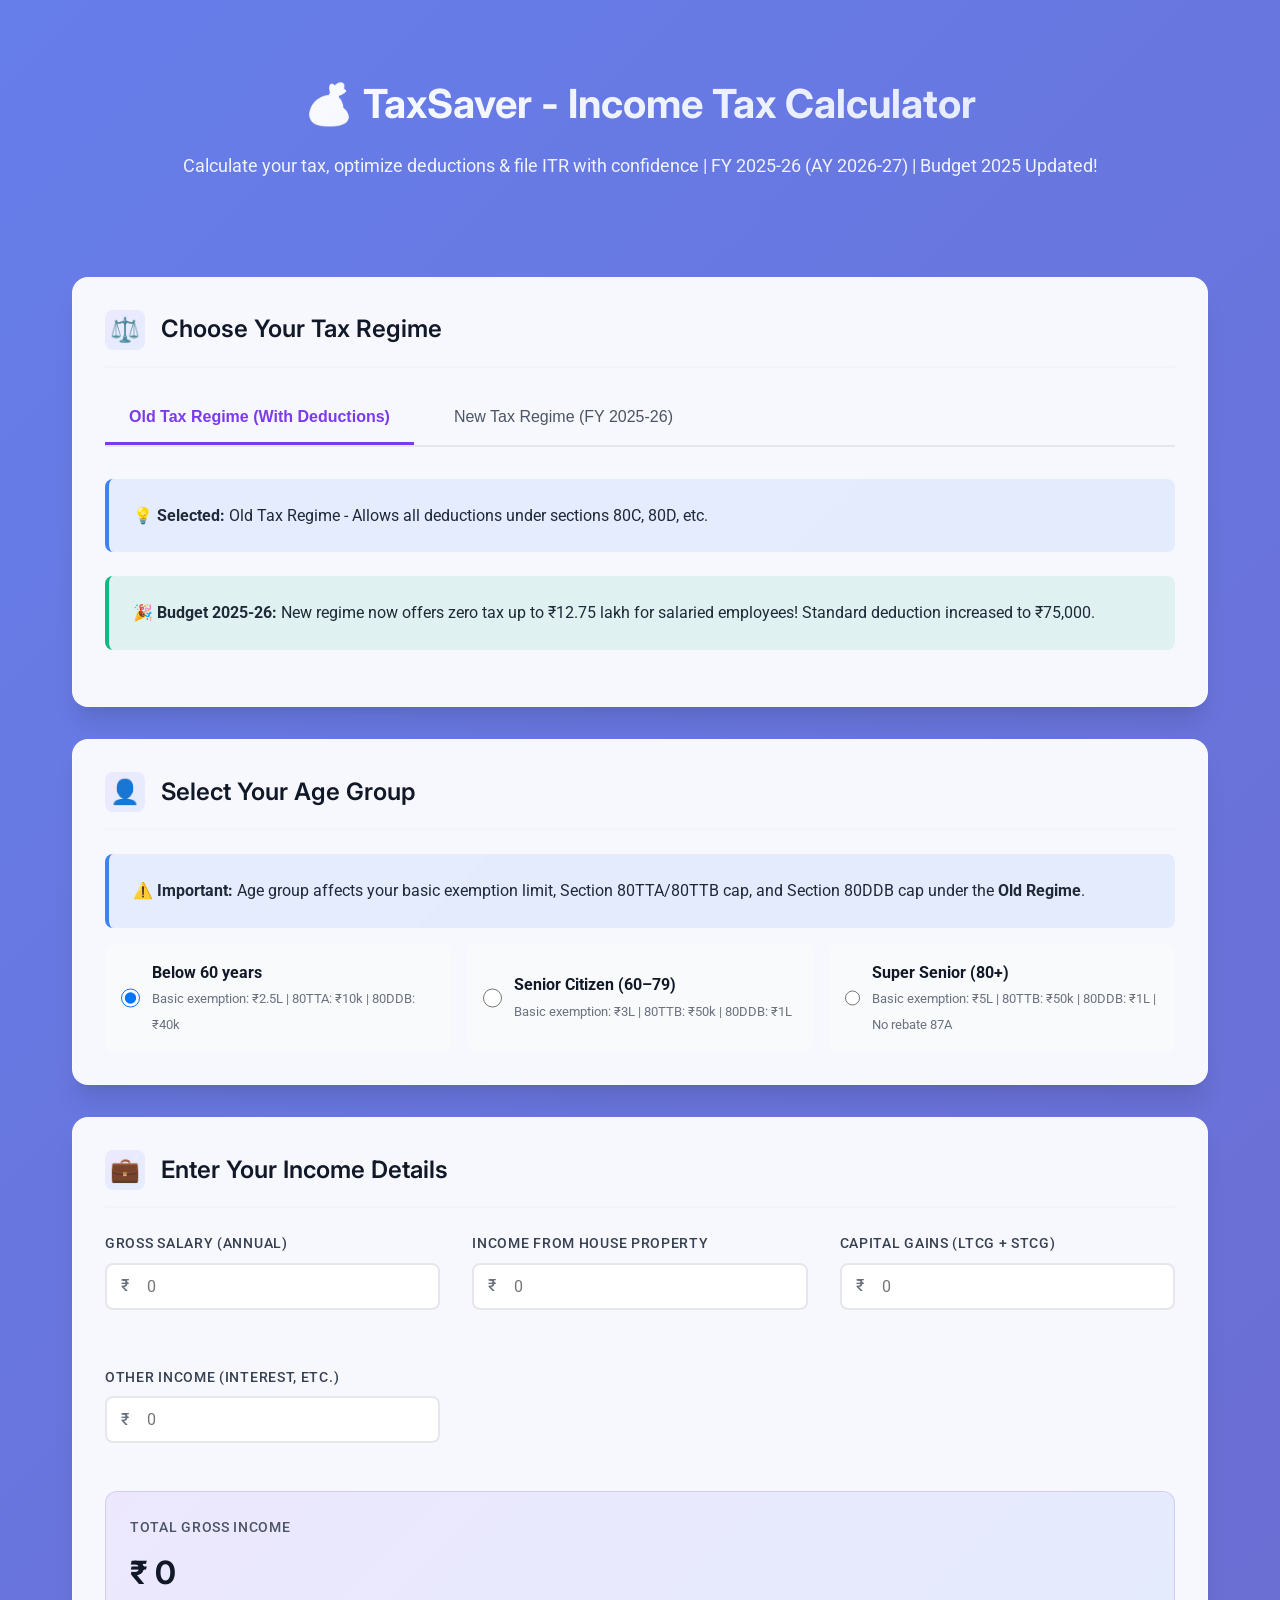
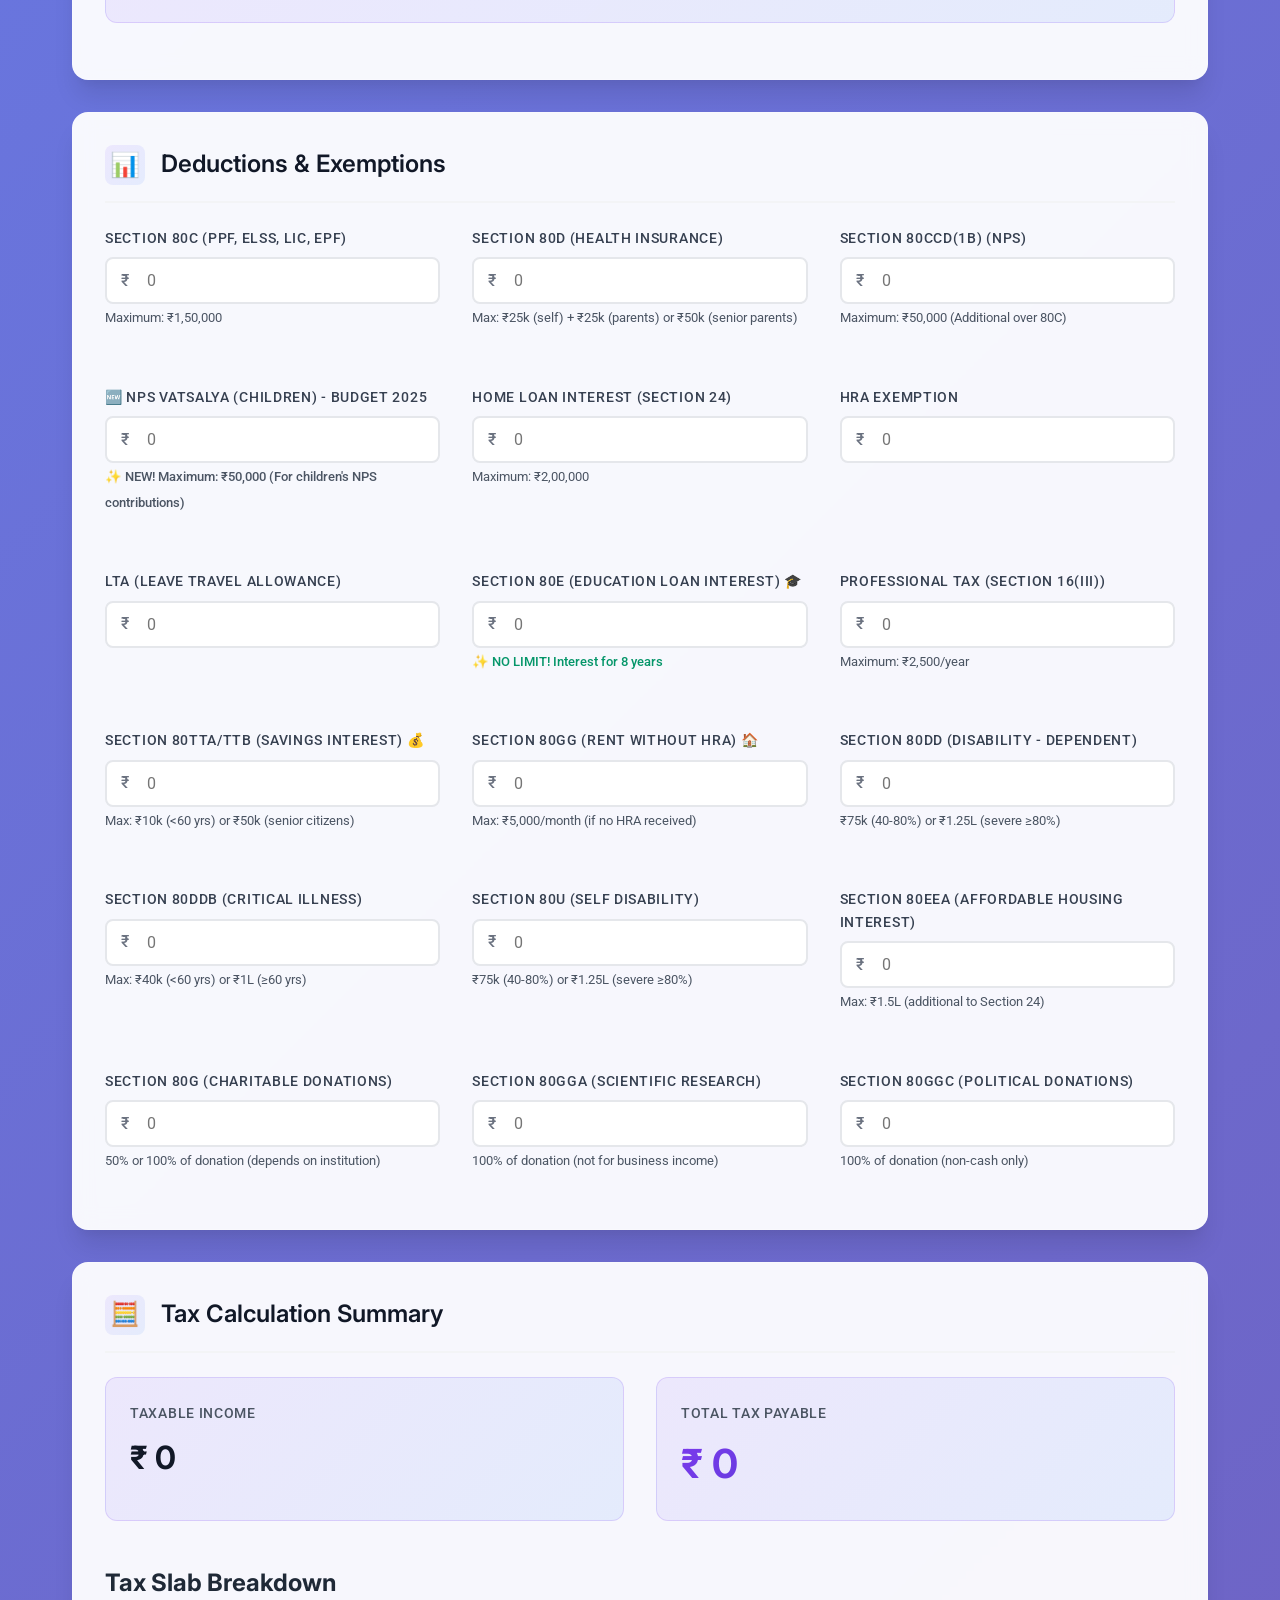
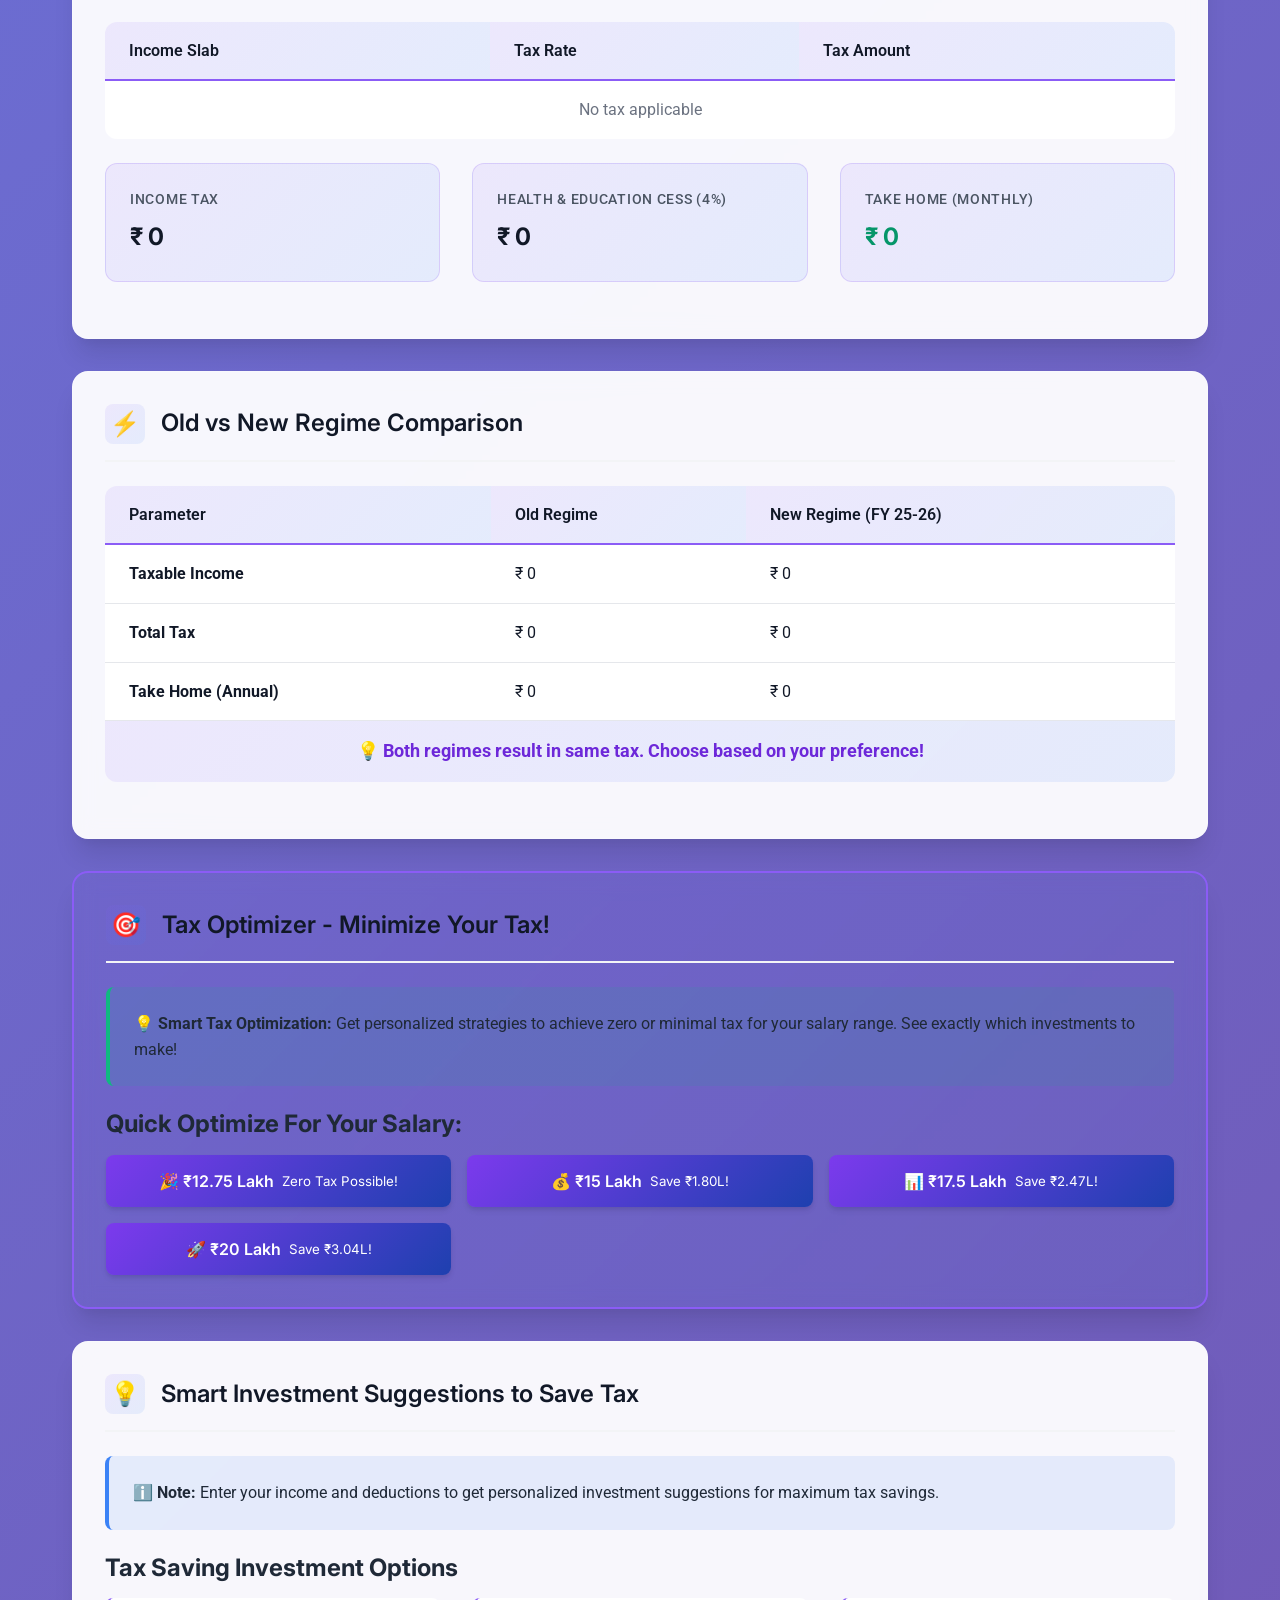
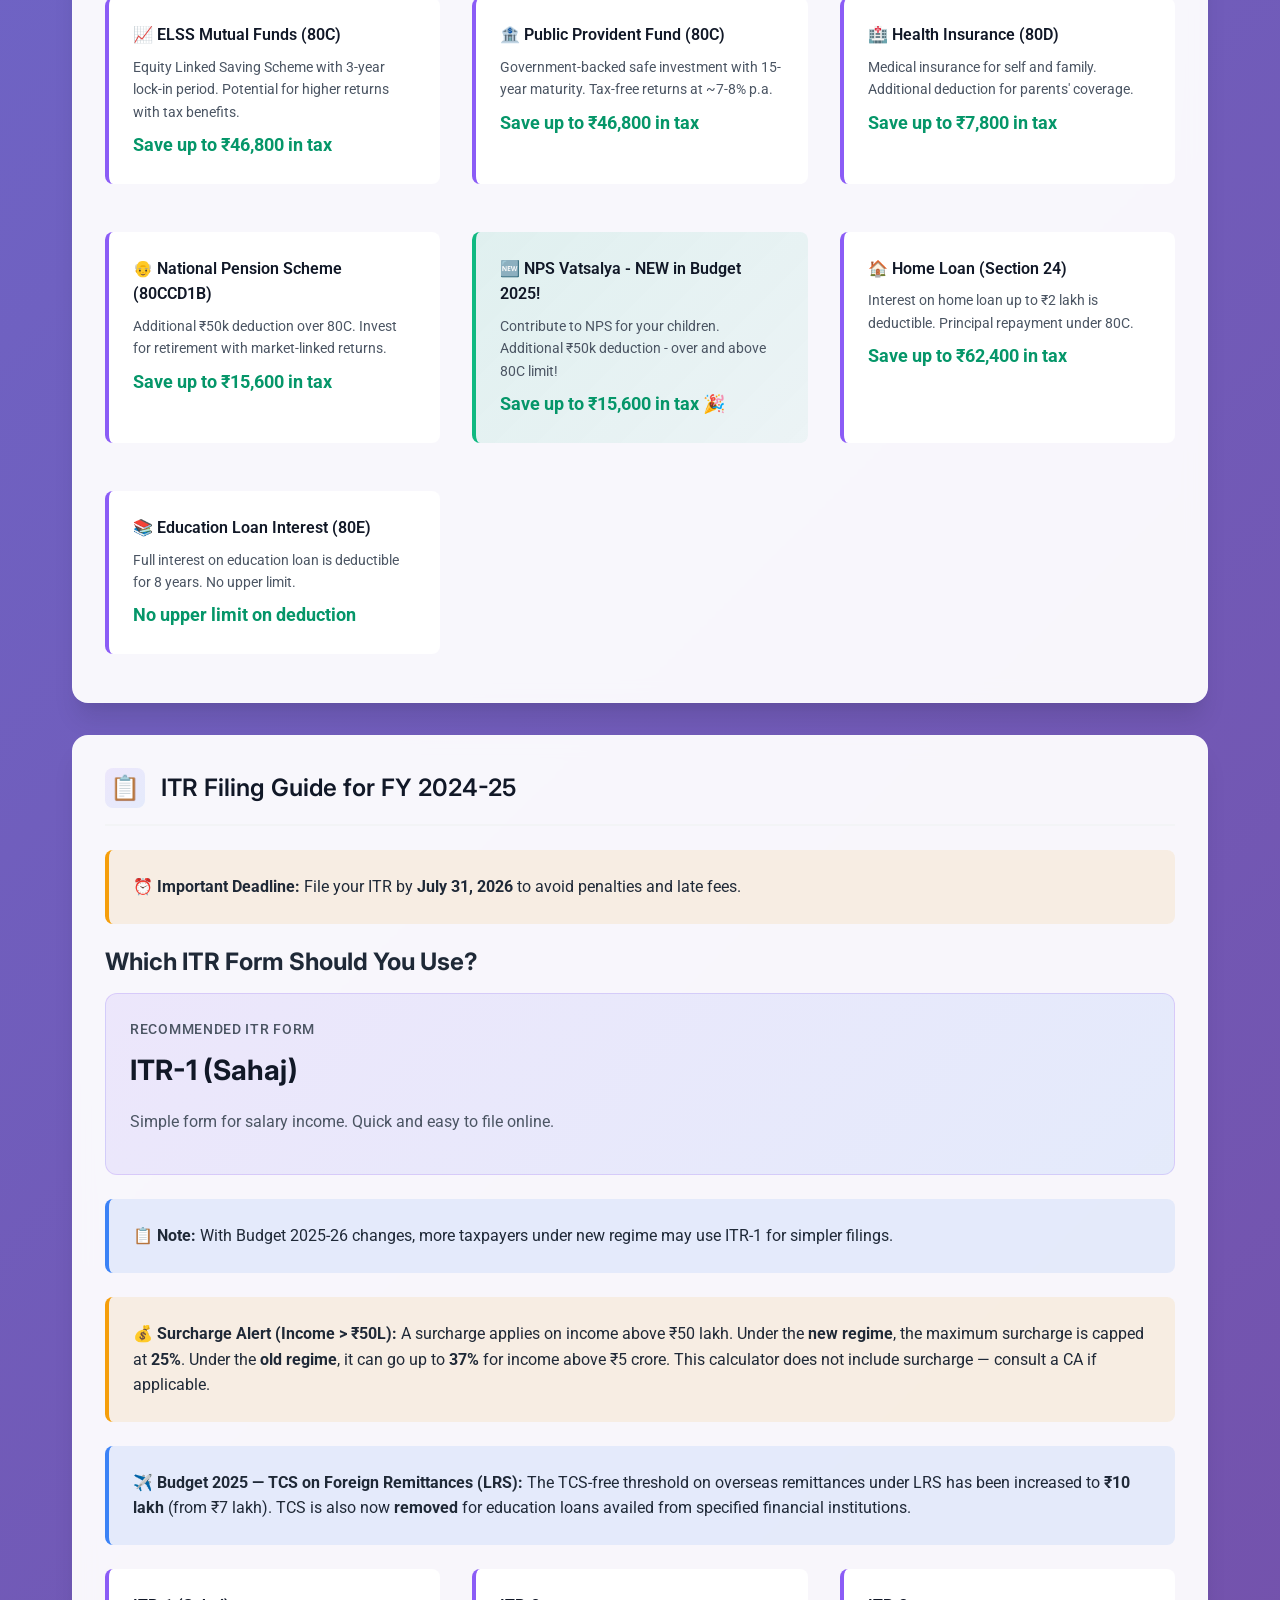
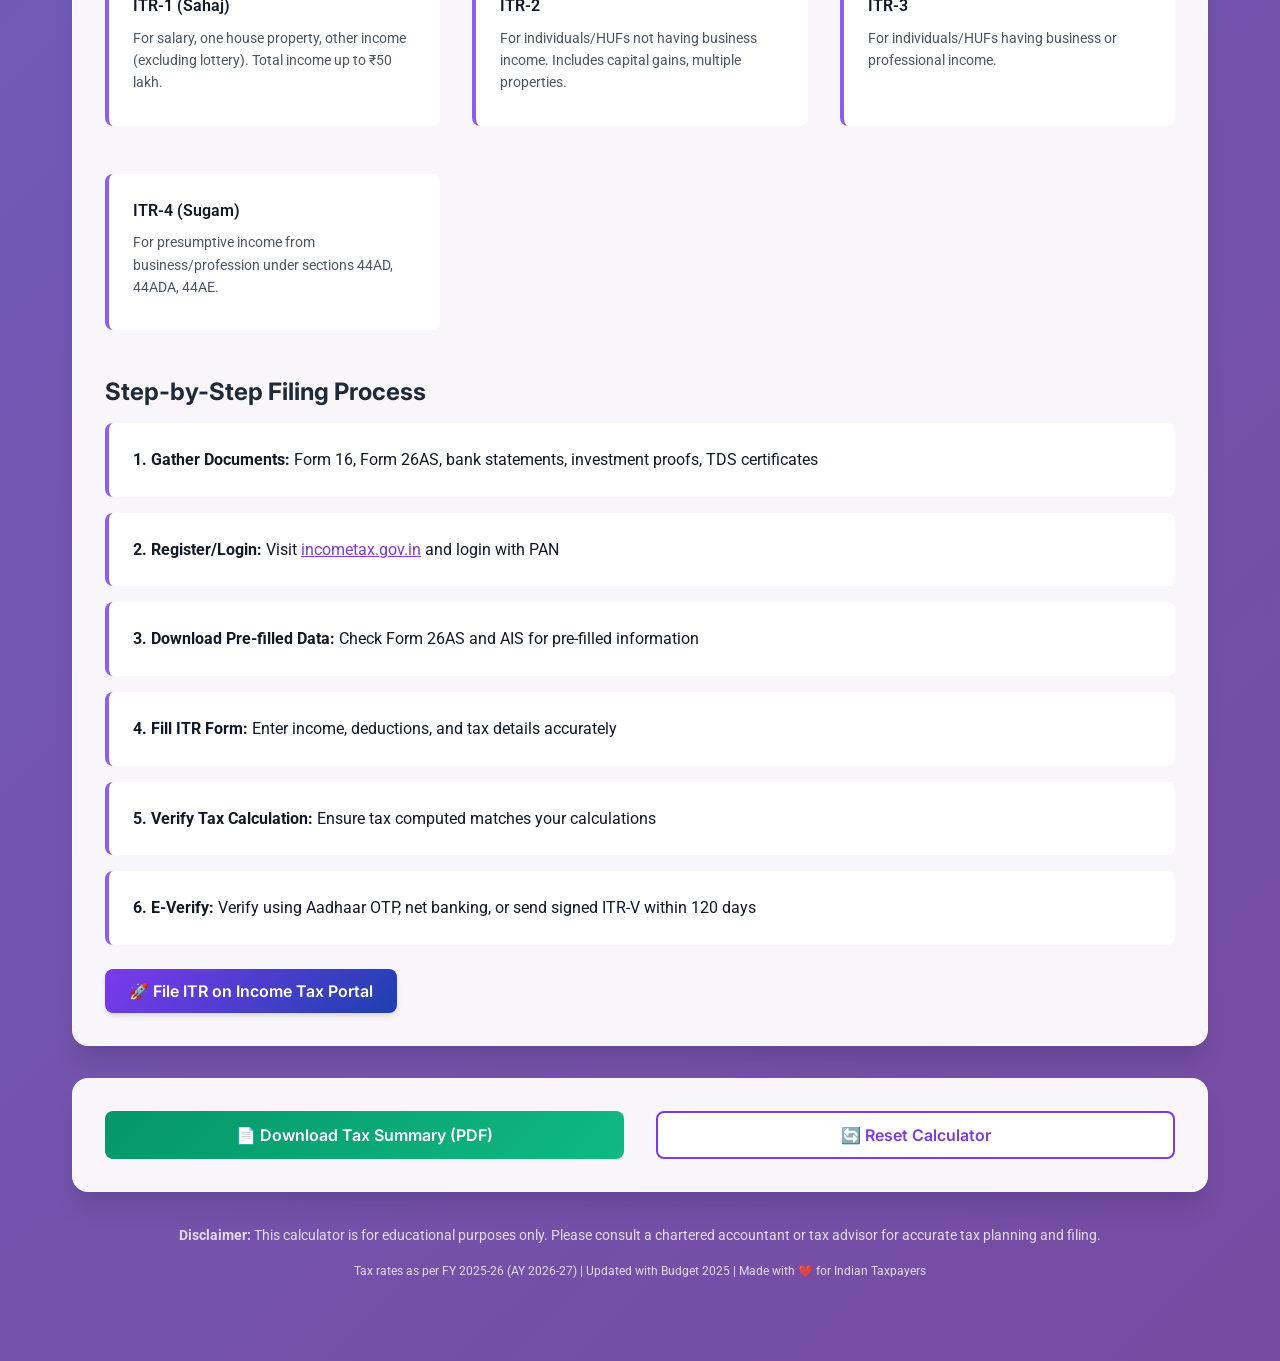
<file: index.html>
<!DOCTYPE html>
<html lang="en">

<head>
    <meta charset="UTF-8">
    <meta name="viewport" content="width=device-width, initial-scale=1.0">
    <meta name="description"
        content="Calculate your income tax, optimize deductions, and get ITR filing guidance for India. Updated for Budget 2025-26 with zero tax up to ₹12.75 lakh!">
    <title>TaxSaver - Income Tax Calculator & ITR Filing Assistant | India | Budget 2025-26</title>

    <!-- Google Fonts -->
    <link rel="preconnect" href="https://fonts.googleapis.com">
    <link rel="preconnect" href="https://fonts.gstatic.com" crossorigin>
    <link
        href="https://fonts.googleapis.com/css2?family=Inter:wght@400;500;600;700&family=Roboto:wght@400;500;700&family=Roboto+Mono:wght@400;500&display=swap"
        rel="stylesheet">

    <!-- Stylesheet -->
    <link rel="stylesheet" href="styles.css">
</head>

<body>
    <div class="container">
        <!-- Header -->
        <header class="header">
            <h1>💰 TaxSaver - Income Tax Calculator</h1>
            <p class="header-subtitle">Calculate your tax, optimize deductions & file ITR with confidence | FY 2025-26
                (AY 2026-27) | Budget 2025 Updated!</p>
        </header>

        <!-- Tax Regime Selector -->
        <div class="card fade-in">
            <div class="card-header">
                <div class="card-icon">⚖️</div>
                <h2 class="card-title">Choose Your Tax Regime</h2>
            </div>
            <div class="tabs">
                <button class="tab active" data-regime="old" onclick="selectRegime('old')">Old Tax Regime (With
                    Deductions)</button>
                <button class="tab" data-regime="new" onclick="selectRegime('new')">New Tax Regime (FY 2025-26)</button>
            </div>
            <div class="alert alert-info mt-md">
                <strong>💡 Selected:</strong> <span id="regime-info">Old Tax Regime - Allows all deductions under
                    sections 80C, 80D, etc.</span>
            </div>
            <div class="alert alert-success mt-sm">
                <strong>🎉 Budget 2025-26:</strong> New regime now offers zero tax up to ₹12.75 lakh for salaried
                employees! Standard deduction increased to ₹75,000.
            </div>
        </div>

        <!-- Age Group Selector -->
        <div class="card fade-in">
            <div class="card-header">
                <div class="card-icon">👤</div>
                <h2 class="card-title">Select Your Age Group</h2>
            </div>
            <div class="alert alert-info mt-sm" style="margin-bottom: 1rem;">
                <strong>⚠️ Important:</strong> Age group affects your basic exemption limit, Section 80TTA/80TTB cap, and Section 80DDB cap under the <strong>Old Regime</strong>.
            </div>
            <div class="grid grid-3" style="gap: 1rem;">
                <label style="display:flex; align-items:center; gap:0.75rem; padding:1rem; background: var(--gray-50); border-radius: var(--radius-md); cursor:pointer; border: 2px solid var(--accent-300);">
                    <input type="radio" id="ageGroup" name="ageGroup" value="below60" onchange="calculateTax()" checked style="width:1.2rem; height:1.2rem;">
                    <span><strong>Below 60 years</strong><br><small style="color:var(--gray-500)">Basic exemption: ₹2.5L | 80TTA: ₹10k | 80DDB: ₹40k</small></span>
                </label>
                <label style="display:flex; align-items:center; gap:0.75rem; padding:1rem; background: var(--gray-50); border-radius: var(--radius-md); cursor:pointer; border: 2px solid var(--warning-400);">
                    <input type="radio" name="ageGroup" value="senior" onchange="calculateTax()" style="width:1.2rem; height:1.2rem;">
                    <span><strong>Senior Citizen (60–79)</strong><br><small style="color:var(--gray-500)">Basic exemption: ₹3L | 80TTB: ₹50k | 80DDB: ₹1L</small></span>
                </label>
                <label style="display:flex; align-items:center; gap:0.75rem; padding:1rem; background: var(--gray-50); border-radius: var(--radius-md); cursor:pointer; border: 2px solid var(--success-400);">
                    <input type="radio" name="ageGroup" value="superSenior" onchange="calculateTax()" style="width:1.2rem; height:1.2rem;">
                    <span><strong>Super Senior (80+)</strong><br><small style="color:var(--gray-500)">Basic exemption: ₹5L | 80TTB: ₹50k | 80DDB: ₹1L | No rebate 87A</small></span>
                </label>
            </div>
        </div>

        <!-- Income Input Section -->
        <div class="card fade-in">
            <div class="card-header">
                <div class="card-icon">💼</div>
                <h2 class="card-title">Enter Your Income Details</h2>
            </div>

            <div class="grid grid-2">
                <div class="form-group">
                    <label class="form-label" for="salary">Gross Salary (Annual)</label>
                    <div class="input-group">
                        <span class="input-prefix">₹</span>
                        <input type="number" id="salary" class="form-input input-with-prefix" placeholder="0" min="0"
                            oninput="calculateTax()">
                    </div>
                </div>

                <div class="form-group">
                    <label class="form-label" for="houseProperty">Income from House Property</label>
                    <div class="input-group">
                        <span class="input-prefix">₹</span>
                        <input type="number" id="houseProperty" class="form-input input-with-prefix" placeholder="0"
                            oninput="calculateTax()">
                    </div>
                </div>

                <div class="form-group">
                    <label class="form-label" for="capitalGains">Capital Gains (LTCG + STCG)</label>
                    <div class="input-group">
                        <span class="input-prefix">₹</span>
                        <input type="number" id="capitalGains" class="form-input input-with-prefix" placeholder="0"
                            oninput="calculateTax()">
                    </div>
                </div>

                <div class="form-group">
                    <label class="form-label" for="otherIncome">Other Income (Interest, etc.)</label>
                    <div class="input-group">
                        <span class="input-prefix">₹</span>
                        <input type="number" id="otherIncome" class="form-input input-with-prefix" placeholder="0"
                            oninput="calculateTax()">
                    </div>
                </div>
            </div>

            <div class="result-box mt-md">
                <div class="result-label">Total Gross Income</div>
                <div class="result-value" id="totalIncome">₹ 0</div>
            </div>
        </div>

        <!-- Deductions Section (Old Regime Only) -->
        <div class="card fade-in" id="deductions-section">
            <div class="card-header">
                <div class="card-icon">📊</div>
                <h2 class="card-title">Deductions & Exemptions</h2>
            </div>

            <div class="grid grid-2">
                <div class="form-group">
                    <label class="form-label" for="section80c">Section 80C (PPF, ELSS, LIC, EPF)</label>
                    <div class="input-group">
                        <span class="input-prefix">₹</span>
                        <input type="number" id="section80c" class="form-input input-with-prefix" placeholder="0"
                            max="150000" oninput="calculateTax()">
                    </div>
                    <small style="color: var(--gray-600);">Maximum: ₹1,50,000</small>
                </div>

                <div class="form-group">
                    <label class="form-label" for="section80d">Section 80D (Health Insurance)</label>
                    <div class="input-group">
                        <span class="input-prefix">₹</span>
                        <input type="number" id="section80d" class="form-input input-with-prefix" placeholder="0"
                            max="100000" oninput="calculateTax()">
                    </div>
                    <small style="color: var(--gray-600);">Max: ₹25k (self) + ₹25k (parents) or ₹50k (senior
                        parents)</small>
                </div>

                <div class="form-group">
                    <label class="form-label" for="section80ccd1b">Section 80CCD(1B) (NPS)</label>
                    <div class="input-group">
                        <span class="input-prefix">₹</span>
                        <input type="number" id="section80ccd1b" class="form-input input-with-prefix" placeholder="0"
                            max="50000" oninput="calculateTax()">
                    </div>
                    <small style="color: var(--gray-600);">Maximum: ₹50,000 (Additional over 80C)</small>
                </div>

                <div class="form-group">
                    <label class="form-label" for="npsVatsalya">🆕 NPS Vatsalya (Children) - Budget 2025</label>
                    <div class="input-group">
                        <span class="input-prefix">₹</span>
                        <input type="number" id="npsVatsalya" class="form-input input-with-prefix" placeholder="0"
                            max="50000" oninput="calculateTax()">
                    </div>
                    <small style="color: var(--gray-600); font-weight: 500;">✨ NEW! Maximum: ₹50,000 (For children's NPS
                        contributions)</small>
                </div>

                <div class="form-group">
                    <label class="form-label" for="homeLoanInterest">Home Loan Interest (Section 24)</label>
                    <div class="input-group">
                        <span class="input-prefix">₹</span>
                        <input type="number" id="homeLoanInterest" class="form-input input-with-prefix" placeholder="0"
                            max="200000" oninput="calculateTax()">
                    </div>
                    <small style="color: var(--gray-600);">Maximum: ₹2,00,000</small>
                </div>

                <div class="form-group">
                    <label class="form-label" for="hra">HRA Exemption</label>
                    <div class="input-group">
                        <span class="input-prefix">₹</span>
                        <input type="number" id="hra" class="form-input input-with-prefix" placeholder="0"
                            oninput="calculateTax()">
                    </div>
                </div>

                <div class="form-group">
                    <label class="form-label" for="lta">LTA (Leave Travel Allowance)</label>
                    <div class="input-group">
                        <span class="input-prefix">₹</span>
                        <input type="number" id="lta" class="form-input input-with-prefix" placeholder="0"
                            oninput="calculateTax()">
                    </div>
                </div>

                <!-- NEW DEDUCTIONS - Education & Professional -->
                <div class="form-group">
                    <label class="form-label" for="section80e">Section 80E (Education Loan Interest) 🎓</label>
                    <div class="input-group">
                        <span class="input-prefix">₹</span>
                        <input type="number" id="section80e" class="form-input input-with-prefix" placeholder="0"
                            oninput="calculateTax()">
                    </div>
                    <small style="color: var(--success-600); font-weight: 500;">✨ NO LIMIT! Interest for 8 years</small>
                </div>

                <div class="form-group">
                    <label class="form-label" for="professionalTax">Professional Tax (Section 16(iii))</label>
                    <div class="input-group">
                        <span class="input-prefix">₹</span>
                        <input type="number" id="professionalTax" class="form-input input-with-prefix" placeholder="0"
                            max="2500" oninput="calculateTax()">
                    </div>
                    <small style="color: var(--gray-600);">Maximum: ₹2,500/year</small>
                </div>

                <div class="form-group">
                    <label class="form-label" for="section80tta">Section 80TTA/TTB (Savings Interest) 💰</label>
                    <div class="input-group">
                        <span class="input-prefix">₹</span>
                        <input type="number" id="section80tta" class="form-input input-with-prefix" placeholder="0"
                            oninput="calculateTax()">
                    </div>
                    <small style="color: var(--gray-600);">Max: ₹10k (<60 yrs) or ₹50k (senior citizens)</small>
                </div>

                <div class="form-group">
                    <label class="form-label" for="section80gg">Section 80GG (Rent without HRA) 🏠</label>
                    <div class="input-group">
                        <span class="input-prefix">₹</span>
                        <input type="number" id="section80gg" class="form-input input-with-prefix" placeholder="0"
                            max="60000" oninput="calculateTax()">
                    </div>
                    <small style="color: var(--gray-600);">Max: ₹5,000/month (if no HRA received)</small>
                </div>

                <div class="form-group">
                    <label class="form-label" for="section80dd">Section 80DD (Disability - Dependent)</label>
                    <div class="input-group">
                        <span class="input-prefix">₹</span>
                        <input type="number" id="section80dd" class="form-input input-with-prefix" placeholder="0"
                            oninput="calculateTax()">
                    </div>
                    <small style="color: var(--gray-600);">₹75k (40-80%) or ₹1.25L (severe ≥80%)</small>
                </div>

                <div class="form-group">
                    <label class="form-label" for="section80ddb">Section 80DDB (Critical Illness)</label>
                    <div class="input-group">
                        <span class="input-prefix">₹</span>
                        <input type="number" id="section80ddb" class="form-input input-with-prefix" placeholder="0"
                            oninput="calculateTax()">
                    </div>
                    <small style="color: var(--gray-600);">Max: ₹40k (<60 yrs) or ₹1L (≥60 yrs)</small>
                </div>

                <div class="form-group">
                    <label class="form-label" for="section80u">Section 80U (Self Disability)</label>
                    <div class="input-group">
                        <span class="input-prefix">₹</span>
                        <input type="number" id="section80u" class="form-input input-with-prefix" placeholder="0"
                            oninput="calculateTax()">
                    </div>
                    <small style="color: var(--gray-600);">₹75k (40-80%) or ₹1.25L (severe ≥80%)</small>
                </div>

                <div class="form-group">
                    <label class="form-label" for="section80eea">Section 80EEA (Affordable Housing Interest)</label>
                    <div class="input-group">
                        <span class="input-prefix">₹</span>
                        <input type="number" id="section80eea" class="form-input input-with-prefix" placeholder="0"
                            max="150000" oninput="calculateTax()">
                    </div>
                    <small style="color: var(--gray-600);">Max: ₹1.5L (additional to Section 24)</small>
                </div>

                <div class="form-group">
                    <label class="form-label" for="section80g">Section 80G (Charitable Donations)</label>
                    <div class="input-group">
                        <span class="input-prefix">₹</span>
                        <input type="number" id="section80g" class="form-input input-with-prefix" placeholder="0"
                            oninput="calculateTax()">
                    </div>
                    <small style="color: var(--gray-600);">50% or 100% of donation (depends on institution)</small>
                </div>

                <div class="form-group">
                    <label class="form-label" for="section80gga">Section 80GGA (Scientific Research)</label>
                    <div class="input-group">
                        <span class="input-prefix">₹</span>
                        <input type="number" id="section80gga" class="form-input input-with-prefix" placeholder="0"
                            oninput="calculateTax()">
                    </div>
                    <small style="color: var(--gray-600);">100% of donation (not for business income)</small>
                </div>

                <div class="form-group">
                    <label class="form-label" for="section80ggc">Section 80GGC (Political Donations)</label>
                    <div class="input-group">
                        <span class="input-prefix">₹</span>
                        <input type="number" id="section80ggc" class="form-input input-with-prefix" placeholder="0"
                            oninput="calculateTax()">
                    </div>
                    <small style="color: var(--gray-600);">100% of donation (non-cash only)</small>
                </div>
            </div>
        </div>

        <!-- Tax Calculation Results -->
        <div class="card fade-in">
            <div class="card-header">
                <div class="card-icon">🧮</div>
                <h2 class="card-title">Tax Calculation Summary</h2>
            </div>

            <div class="grid grid-2">
                <div class="result-box">
                    <div class="result-label">Taxable Income</div>
                    <div class="result-value" id="taxableIncome">₹ 0</div>
                </div>

                <div class="result-box">
                    <div class="result-label">Total Tax Payable</div>
                    <div class="result-value large" id="totalTax">₹ 0</div>
                </div>
            </div>

            <!-- Tax Breakdown -->
            <div class="mt-md">
                <h3 class="mb-sm">Tax Slab Breakdown</h3>
                <table class="comparison-table">
                    <thead>
                        <tr>
                            <th>Income Slab</th>
                            <th>Tax Rate</th>
                            <th>Tax Amount</th>
                        </tr>
                    </thead>
                    <tbody id="taxBreakdown">
                        <tr>
                            <td colspan="3" class="text-center" style="color: var(--gray-500);">Enter income to see tax
                                breakdown</td>
                        </tr>
                    </tbody>
                </table>
            </div>

            <!-- Additional Charges -->
            <div class="grid grid-3 mt-md">
                <div class="result-box">
                    <div class="result-label">Income Tax</div>
                    <div class="result-value" id="baseTax" style="font-size: 1.5rem;">₹ 0</div>
                </div>
                <div class="result-box">
                    <div class="result-label">Health & Education Cess (4%)</div>
                    <div class="result-value" id="cess" style="font-size: 1.5rem;">₹ 0</div>
                </div>
                <div class="result-box">
                    <div class="result-label">Take Home (Monthly)</div>
                    <div class="result-value text-success" id="takeHome" style="font-size: 1.5rem;">₹ 0</div>
                </div>
            </div>
        </div>

        <!-- Regime Comparison -->
        <div class="card fade-in">
            <div class="card-header">
                <div class="card-icon">⚡</div>
                <h2 class="card-title">Old vs New Regime Comparison</h2>
            </div>

            <table class="comparison-table">
                <thead>
                    <tr>
                        <th>Parameter</th>
                        <th>Old Regime</th>
                        <th>New Regime (FY 25-26)</th>
                    </tr>
                </thead>
                <tbody>
                    <tr>
                        <td><strong>Taxable Income</strong></td>
                        <td id="oldTaxableIncome">₹ 0</td>
                        <td id="newTaxableIncome">₹ 0</td>
                    </tr>
                    <tr>
                        <td><strong>Total Tax</strong></td>
                        <td id="oldTotalTax">₹ 0</td>
                        <td id="newTotalTax">₹ 0</td>
                    </tr>
                    <tr>
                        <td><strong>Take Home (Annual)</strong></td>
                        <td id="oldTakeHome">₹ 0</td>
                        <td id="newTakeHome">₹ 0</td>
                    </tr>
                    <tr>
                        <td colspan="3" class="text-center" style="background: var(--card-gradient);">
                            <strong id="recommendation" style="color: var(--accent-700); font-size: 1.125rem;">💡
                                Recommendation will appear here</strong>
                        </td>
                    </tr>
                </tbody>
            </table>
        </div>

        <!-- Tax Optimizer Section -->
        <div class="card fade-in"
            style="background: linear-gradient(135deg, rgba(139, 92, 246, 0.05) 0%, rgba(59, 130, 246, 0.05) 100%); border: 2px solid var(--accent-500);">
            <div class="card-header">
                <div class="card-icon">🎯</div>
                <h2 class="card-title">Tax Optimizer - Minimize Your Tax!</h2>
            </div>

            <div class="alert alert-success">
                <strong>💡 Smart Tax Optimization:</strong> Get personalized strategies to achieve zero or minimal tax
                for your salary range. See exactly which investments to make!
            </div>

            <!-- Quick Scenario Selector -->
            <div class="mt-md">
                <h3 class="mb-sm">Quick Optimize For Your Salary:</h3>
                <div class="grid grid-2" style="gap: 1rem;">
                    <button class="btn btn-primary" onclick="optimizeForSalary(1275000)"
                        style="font-size: 1rem; padding: 1rem;">
                        🎉 ₹12.75 Lakh<br>
                        <small style="font-weight: normal;">Zero Tax Possible!</small>
                    </button>
                    <button class="btn btn-primary" onclick="optimizeForSalary(1500000)"
                        style="font-size: 1rem; padding: 1rem;">
                        💰 ₹15 Lakh<br>
                        <small style="font-weight: normal;">Save ₹1.80L!</small>
                    </button>
                    <button class="btn btn-primary" onclick="optimizeForSalary(1750000)"
                        style="font-size: 1rem; padding: 1rem;">
                        📊 ₹17.5 Lakh<br>
                        <small style="font-weight: normal;">Save ₹2.47L!</small>
                    </button>
                    <button class="btn btn-primary" onclick="optimizeForSalary(2000000)"
                        style="font-size: 1rem; padding: 1rem;">
                        🚀 ₹20 Lakh<br>
                        <small style="font-weight: normal;">Save ₹3.04L!</small>
                    </button>
                </div>
            </div>

            <!-- Optimization Results -->
            <div id="optimizer-results" class="hidden">
                <!-- Results will be populated by JavaScript -->
            </div>
        </div>

        <!-- Investment Suggestions -->
        <div class="card fade-in">
            <div class="card-header">
                <div class="card-icon">💡</div>
                <h2 class="card-title">Smart Investment Suggestions to Save Tax</h2>
            </div>

            <div id="suggestions-container">
                <div class="alert alert-info">
                    <strong>ℹ️ Note:</strong> Enter your income and deductions to get personalized investment
                    suggestions for maximum tax savings.
                </div>
            </div>

            <div class="mt-md">
                <h3 class="mb-sm">Tax Saving Investment Options</h3>
                <div class="grid grid-2">
                    <div class="suggestion-item">
                        <div class="suggestion-title">📈 ELSS Mutual Funds (80C)</div>
                        <div class="suggestion-desc">Equity Linked Saving Scheme with 3-year lock-in period. Potential
                            for higher returns with tax benefits.</div>
                        <div class="suggestion-amount">Save up to ₹46,800 in tax</div>
                    </div>

                    <div class="suggestion-item">
                        <div class="suggestion-title">🏦 Public Provident Fund (80C)</div>
                        <div class="suggestion-desc">Government-backed safe investment with 15-year maturity. Tax-free
                            returns at ~7-8% p.a.</div>
                        <div class="suggestion-amount">Save up to ₹46,800 in tax</div>
                    </div>

                    <div class="suggestion-item">
                        <div class="suggestion-title">🏥 Health Insurance (80D)</div>
                        <div class="suggestion-desc">Medical insurance for self and family. Additional deduction for
                            parents' coverage.</div>
                        <div class="suggestion-amount">Save up to ₹7,800 in tax</div>
                    </div>

                    <div class="suggestion-item">
                        <div class="suggestion-title">👴 National Pension Scheme (80CCD1B)</div>
                        <div class="suggestion-desc">Additional ₹50k deduction over 80C. Invest for retirement with
                            market-linked returns.</div>
                        <div class="suggestion-amount">Save up to ₹15,600 in tax</div>
                    </div>

                    <div class="suggestion-item"
                        style="border-left-color: var(--success-500); background: linear-gradient(135deg, rgba(16, 185, 129, 0.1) 0%, rgba(16, 185, 129, 0.05) 100%);">
                        <div class="suggestion-title">🆕 NPS Vatsalya - NEW in Budget 2025!</div>
                        <div class="suggestion-desc">Contribute to NPS for your children. Additional ₹50k deduction -
                            over and above 80C limit!</div>
                        <div class="suggestion-amount">Save up to ₹15,600 in tax 🎉</div>
                    </div>

                    <div class="suggestion-item">
                        <div class="suggestion-title">🏠 Home Loan (Section 24)</div>
                        <div class="suggestion-desc">Interest on home loan up to ₹2 lakh is deductible. Principal
                            repayment under 80C.</div>
                        <div class="suggestion-amount">Save up to ₹62,400 in tax</div>
                    </div>

                    <div class="suggestion-item">
                        <div class="suggestion-title">📚 Education Loan Interest (80E)</div>
                        <div class="suggestion-desc">Full interest on education loan is deductible for 8 years. No upper
                            limit.</div>
                        <div class="suggestion-amount">No upper limit on deduction</div>
                    </div>
                </div>
            </div>
        </div>

        <!-- ITR Filing Guide -->
        <div class="card fade-in">
            <div class="card-header">
                <div class="card-icon">📋</div>
                <h2 class="card-title">ITR Filing Guide for FY 2024-25</h2>
            </div>

            <div class="alert alert-warning">
                <strong>⏰ Important Deadline:</strong> File your ITR by <strong>July 31, 2026</strong> to avoid
                penalties and late fees.
            </div>

            <div class="mt-md">
                <h3 class="mb-sm">Which ITR Form Should You Use?</h3>
                <div id="itr-form-suggestion" class="result-box">
                    <div class="result-label">Recommended ITR Form</div>
                    <div class="result-value" id="itrForm" style="font-size: 1.75rem;">ITR-1 (Sahaj)</div>
                    <p id="itrFormDesc" class="mt-sm" style="color: var(--gray-600);">For individuals with salary
                        income, one house property, and other income up to ₹50 lakh.</p>
                </div>

                <div class="alert alert-info mt-md">
                    <strong>📋 Note:</strong> With Budget 2025-26 changes, more taxpayers under new regime may use ITR-1
                    for simpler filings.
                </div>

                <div class="alert alert-warning mt-sm">
                    <strong>💰 Surcharge Alert (Income &gt; ₹50L):</strong> A surcharge applies on income above ₹50 lakh.
                    Under the <strong>new regime</strong>, the maximum surcharge is capped at <strong>25%</strong>.
                    Under the <strong>old regime</strong>, it can go up to <strong>37%</strong> for income above ₹5 crore.
                    This calculator does not include surcharge — consult a CA if applicable.
                </div>

                <div class="alert alert-info mt-sm">
                    <strong>✈️ Budget 2025 — TCS on Foreign Remittances (LRS):</strong> The TCS-free threshold on
                    overseas remittances under LRS has been increased to <strong>₹10 lakh</strong> (from ₹7 lakh).
                    TCS is also now <strong>removed</strong> for education loans availed from specified financial institutions.
                </div>

                <div class="grid grid-2 mt-md">
                    <div class="suggestion-item">
                        <div class="suggestion-title">ITR-1 (Sahaj)</div>
                        <div class="suggestion-desc">For salary, one house property, other income (excluding lottery).
                            Total income up to ₹50 lakh.</div>
                    </div>

                    <div class="suggestion-item">
                        <div class="suggestion-title">ITR-2</div>
                        <div class="suggestion-desc">For individuals/HUFs not having business income. Includes capital
                            gains, multiple properties.</div>
                    </div>

                    <div class="suggestion-item">
                        <div class="suggestion-title">ITR-3</div>
                        <div class="suggestion-desc">For individuals/HUFs having business or professional income.</div>
                    </div>

                    <div class="suggestion-item">
                        <div class="suggestion-title">ITR-4 (Sugam)</div>
                        <div class="suggestion-desc">For presumptive income from business/profession under sections
                            44AD, 44ADA, 44AE.</div>
                    </div>
                </div>
            </div>

            <div class="mt-lg">
                <h3 class="mb-sm">Step-by-Step Filing Process</h3>
                <div class="suggestion-item">
                    <strong>1. Gather Documents:</strong> Form 16, Form 26AS, bank statements, investment proofs, TDS
                    certificates
                </div>
                <div class="suggestion-item">
                    <strong>2. Register/Login:</strong> Visit <a href="https://www.incometax.gov.in" target="_blank"
                        style="color: var(--accent-600);">incometax.gov.in</a> and login with PAN
                </div>
                <div class="suggestion-item">
                    <strong>3. Download Pre-filled Data:</strong> Check Form 26AS and AIS for pre-filled information
                </div>
                <div class="suggestion-item">
                    <strong>4. Fill ITR Form:</strong> Enter income, deductions, and tax details accurately
                </div>
                <div class="suggestion-item">
                    <strong>5. Verify Tax Calculation:</strong> Ensure tax computed matches your calculations
                </div>
                <div class="suggestion-item">
                    <strong>6. E-Verify:</strong> Verify using Aadhaar OTP, net banking, or send signed ITR-V within 120
                    days
                </div>
            </div>

            <div class="mt-md">
                <button class="btn btn-primary" onclick="window.open('https://www.incometax.gov.in', '_blank')">
                    🚀 File ITR on Income Tax Portal
                </button>
            </div>
        </div>

        <!-- Action Buttons -->
        <div class="card fade-in text-center">
            <div class="grid grid-2">
                <button class="btn btn-success" onclick="downloadPDF()">
                    📄 Download Tax Summary (PDF)
                </button>
                <button class="btn btn-secondary" onclick="resetCalculator()">
                    🔄 Reset Calculator
                </button>
            </div>
        </div>

        <!-- Footer -->
        <footer class="text-center mt-lg" style="color: rgba(255, 255, 255, 0.8); padding-bottom: var(--spacing-lg);">
            <p style="font-size: 0.875rem;">
                <strong>Disclaimer:</strong> This calculator is for educational purposes only. Please consult a
                chartered accountant or tax advisor for accurate tax planning and filing.
            </p>
            <p style="font-size: 0.75rem; margin-top: var(--spacing-sm);">
                Tax rates as per FY 2025-26 (AY 2026-27) | Updated with Budget 2025 | Made with ❤️ for Indian Taxpayers
            </p>
        </footer>
    </div>

    <!-- JavaScript -->
    <script src="app.js"></script>
</body>

</html>
</file>
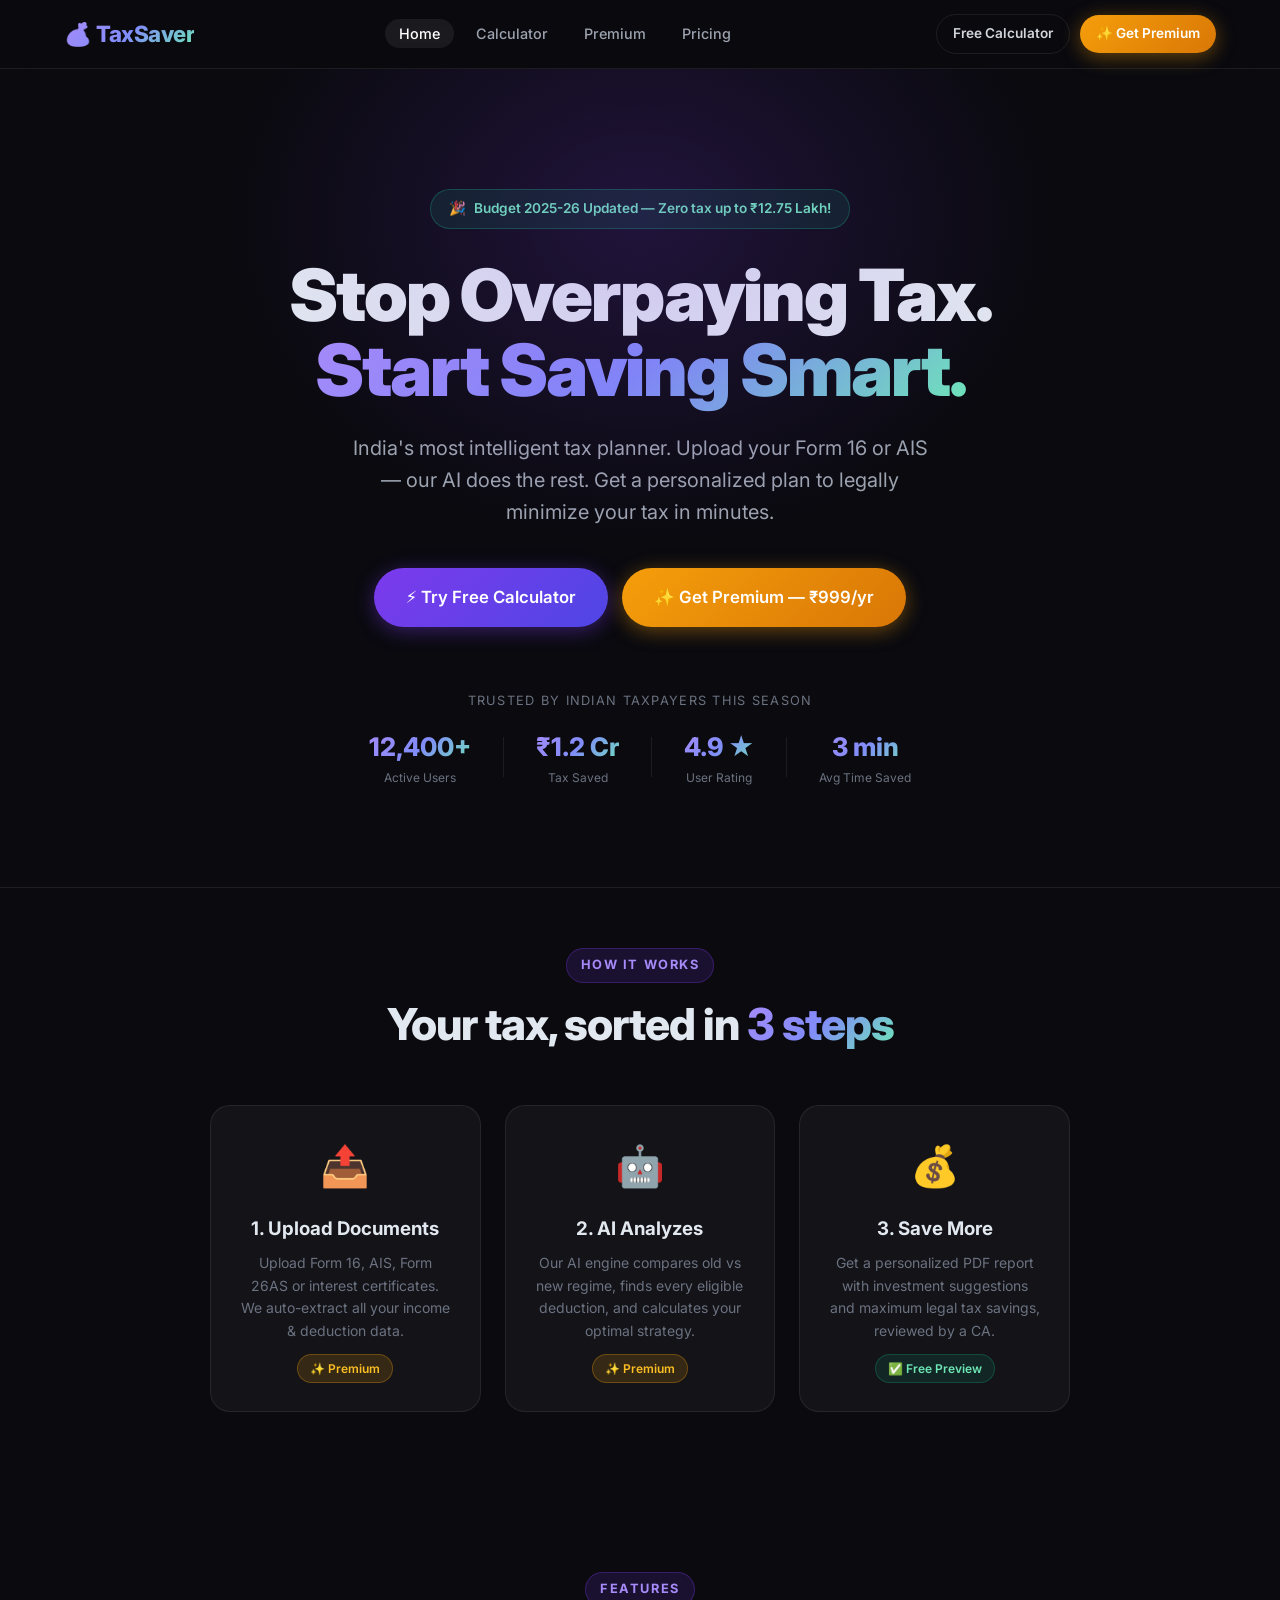
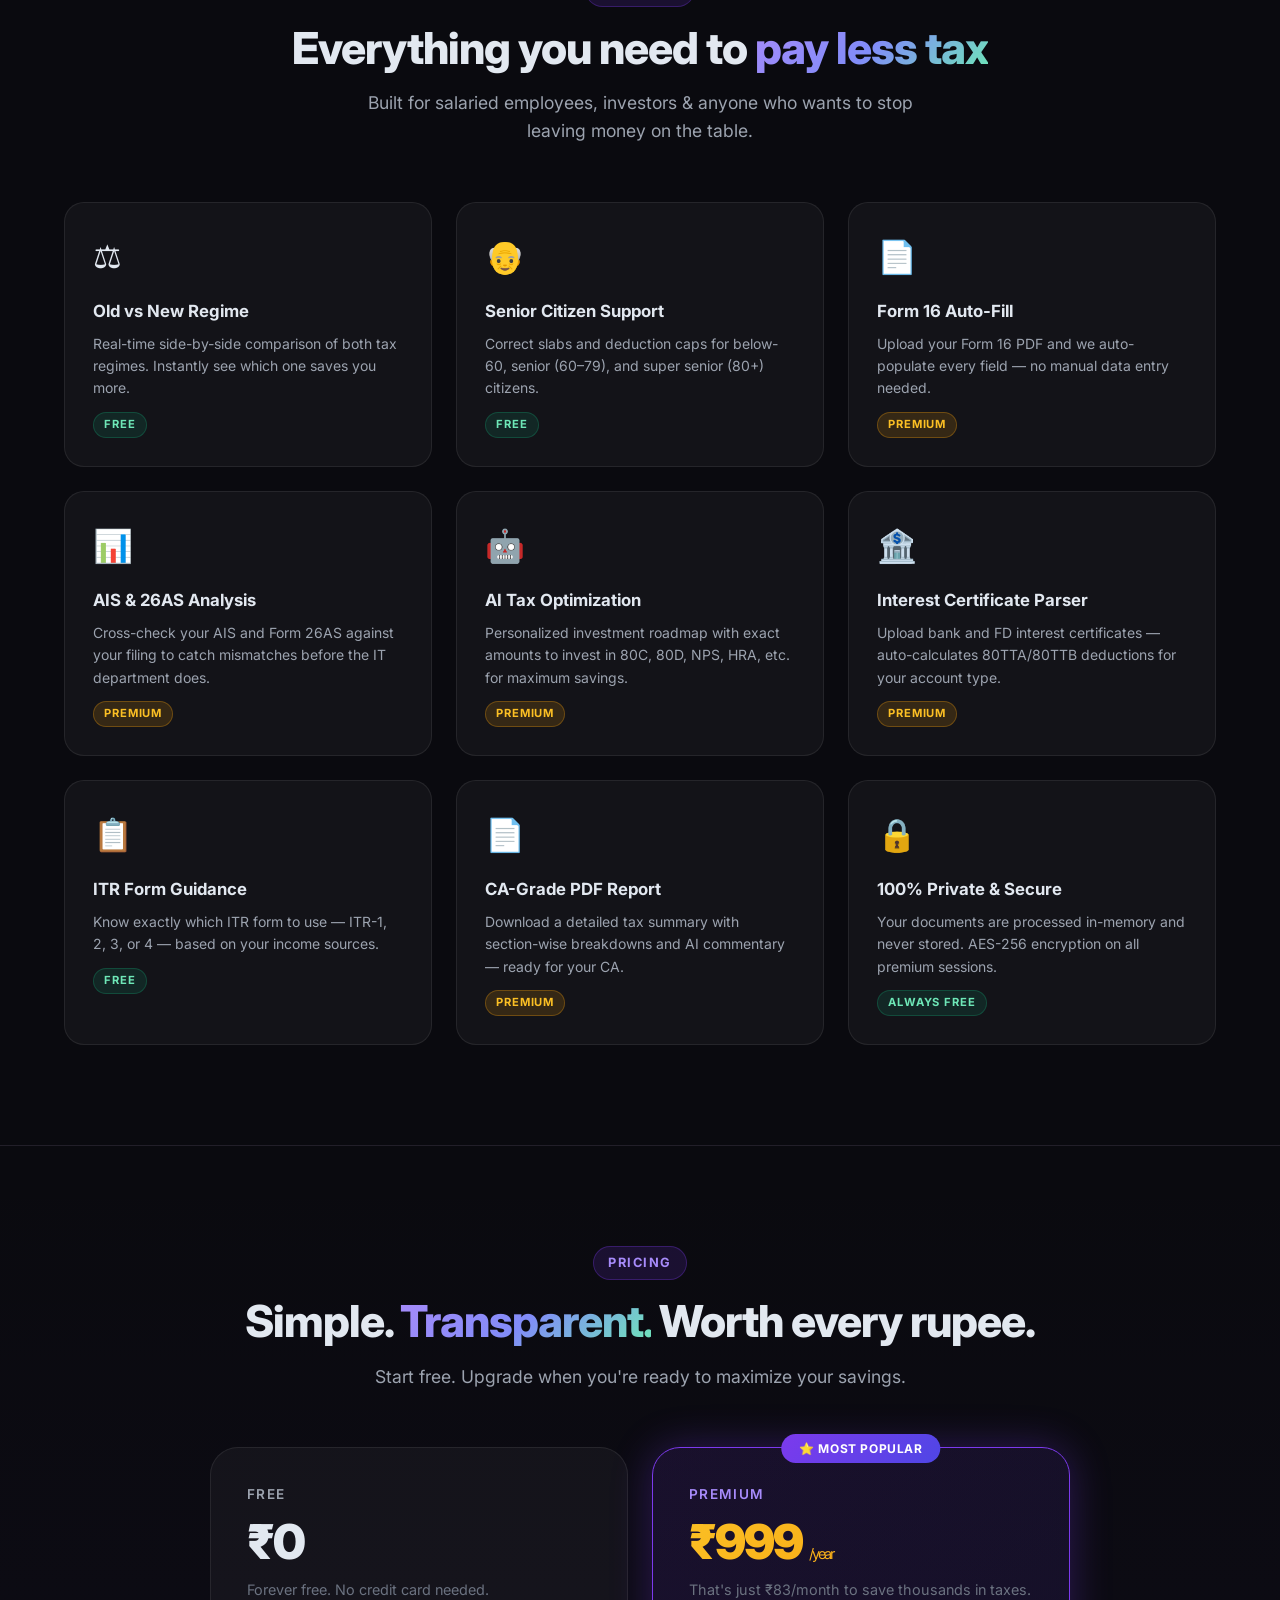
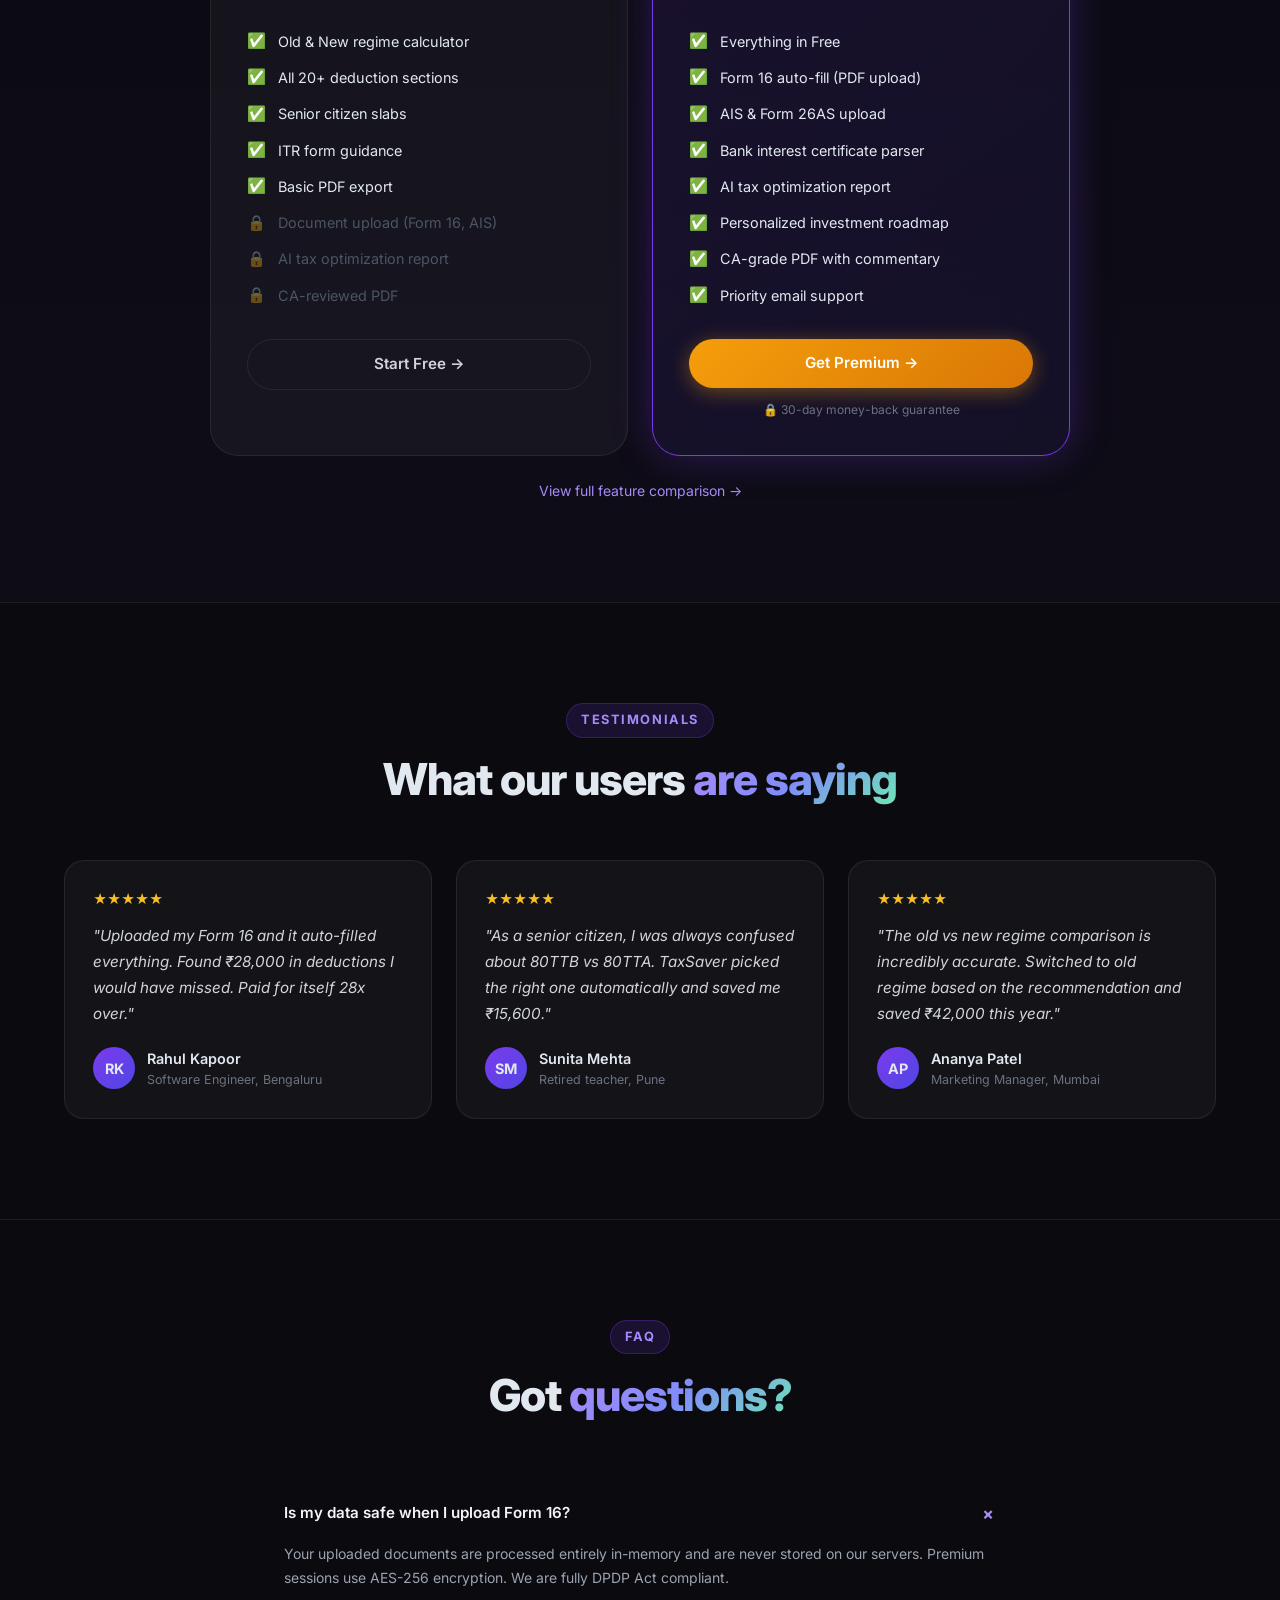
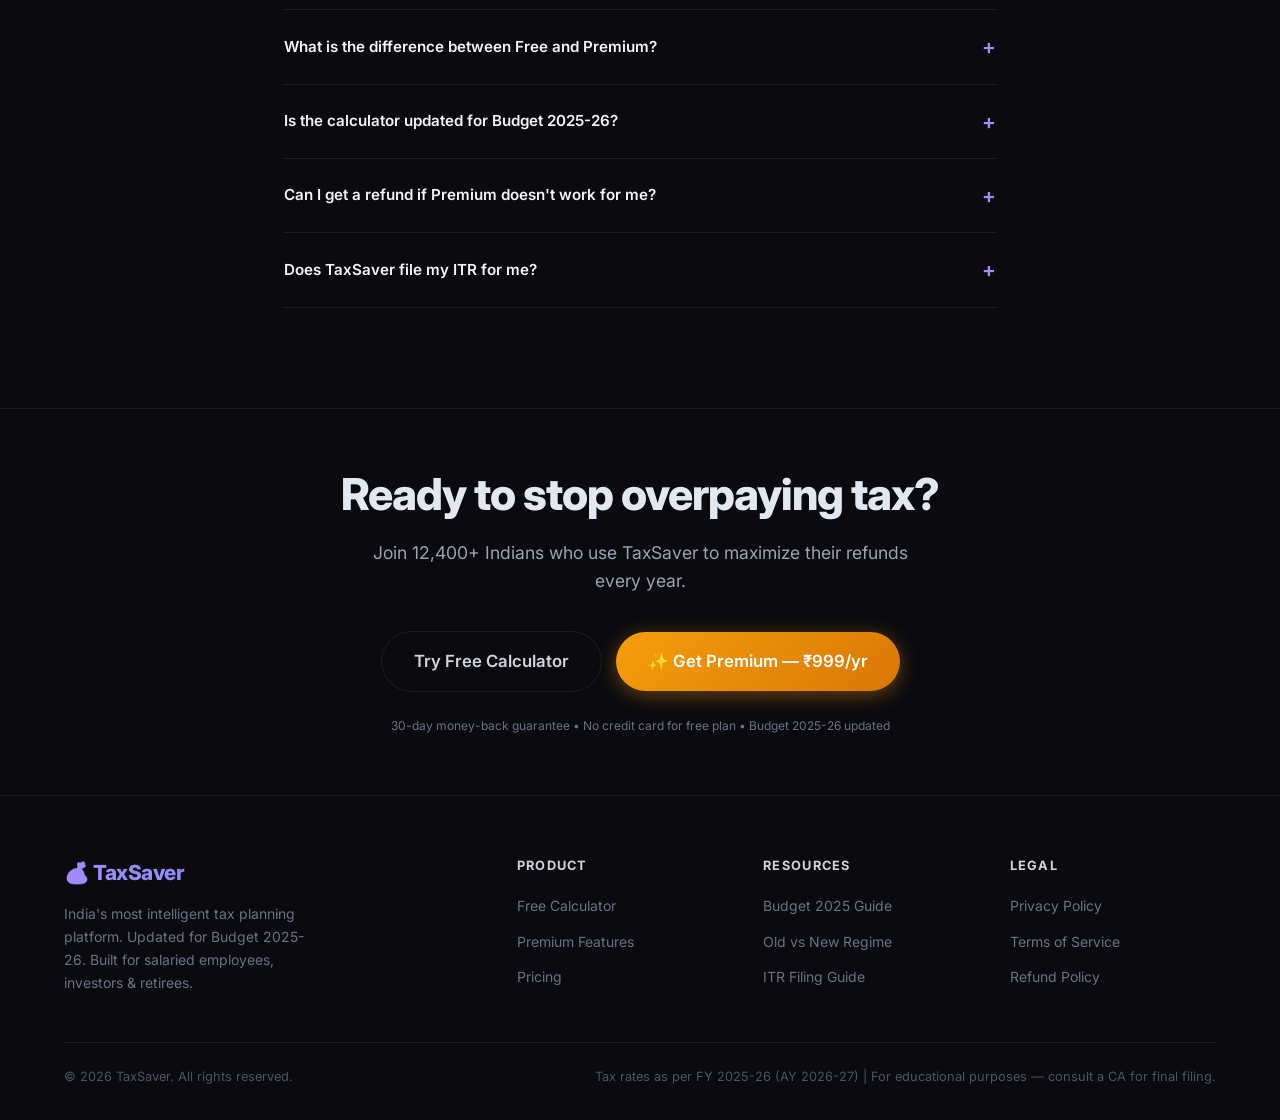
<file: new-website/index.html>
<!DOCTYPE html>
<html lang="en">
<head>
  <meta charset="UTF-8">
  <meta name="viewport" content="width=device-width, initial-scale=1.0">
  <title>TaxSaver — Zero Tax for Salaried. Maximum Savings for Everyone.</title>
  <meta name="description" content="India's smartest tax calculator. Upload Form 16, AIS & 26AS for instant AI-powered optimization. Zero tax up to ₹12.75L under Budget 2025-26.">
  <link rel="stylesheet" href="styles.css">
</head>
<body>

<!-- ── Navbar ─────────────────────────────────────────── -->
<nav class="navbar">
  <div class="container navbar-inner">
    <a href="index.html" class="navbar-logo gradient-text">💰 TaxSaver</a>
    <ul class="navbar-links">
      <li><a href="index.html" class="active">Home</a></li>
      <li><a href="app.html">Calculator</a></li>
      <li><a href="premium.html">Premium</a></li>
      <li><a href="pricing.html">Pricing</a></li>
    </ul>
    <div class="navbar-cta">
      <a href="app.html" class="btn btn-outline btn-sm">Free Calculator</a>
      <a href="pricing.html" class="btn btn-premium btn-sm">✨ Get Premium</a>
    </div>
  </div>
</nav>

<!-- ── Hero ───────────────────────────────────────────── -->
<section class="hero">
  <div class="container">
    <div class="hero-badge">
      <span>🎉</span>
      <span>Budget 2025-26 Updated — Zero tax up to ₹12.75 Lakh!</span>
    </div>

    <h1 class="hero-title">
      Stop Overpaying Tax.<br>
      <span class="gradient-text">Start Saving Smart.</span>
    </h1>
    <p class="hero-subtitle">India's most intelligent tax planner. Upload your Form 16 or AIS — our AI does the rest. Get a personalized plan to legally minimize your tax in minutes.</p>

    <div class="hero-actions">
      <a href="app.html" class="btn btn-primary btn-lg">
        ⚡ Try Free Calculator
      </a>
      <a href="pricing.html" class="btn btn-premium btn-lg">
        ✨ Get Premium — ₹999/yr
      </a>
    </div>

    <div class="hero-trust">
      <p class="hero-trust-text">Trusted by Indian taxpayers this season</p>
      <div class="hero-trust-logos">
        <div class="trust-stat">
          <div class="trust-stat-number gradient-text">12,400+</div>
          <div class="trust-stat-label">Active Users</div>
        </div>
        <div class="divider"></div>
        <div class="trust-stat">
          <div class="trust-stat-number gradient-text">₹1.2 Cr</div>
          <div class="trust-stat-label">Tax Saved</div>
        </div>
        <div class="divider"></div>
        <div class="trust-stat">
          <div class="trust-stat-number gradient-text">4.9 ★</div>
          <div class="trust-stat-label">User Rating</div>
        </div>
        <div class="divider"></div>
        <div class="trust-stat">
          <div class="trust-stat-number gradient-text">3 min</div>
          <div class="trust-stat-label">Avg Time Saved</div>
        </div>
      </div>
    </div>
  </div>
</section>

<!-- ── How It Works ────────────────────────────────────── -->
<section class="section-sm" style="border-top: 1px solid var(--border);">
  <div class="container">
    <div class="section-header">
      <span class="section-label">How It Works</span>
      <h2 class="section-title">Your tax, sorted in <span class="gradient-text">3 steps</span></h2>
    </div>
    <div class="grid-3" style="max-width: 860px; margin: 0 auto;">
      <div class="card text-center">
        <div style="font-size:2.5rem; margin-bottom:16px;">📤</div>
        <h3 style="font-weight:700; margin-bottom:8px;">1. Upload Documents</h3>
        <p class="text-sm text-muted">Upload Form 16, AIS, Form 26AS or interest certificates. We auto-extract all your income & deduction data.</p>
        <span class="badge badge-premium mt-sm">✨ Premium</span>
      </div>
      <div class="card text-center">
        <div style="font-size:2.5rem; margin-bottom:16px;">🤖</div>
        <h3 style="font-weight:700; margin-bottom:8px;">2. AI Analyzes</h3>
        <p class="text-sm text-muted">Our AI engine compares old vs new regime, finds every eligible deduction, and calculates your optimal strategy.</p>
        <span class="badge badge-premium mt-sm">✨ Premium</span>
      </div>
      <div class="card text-center">
        <div style="font-size:2.5rem; margin-bottom:16px;">💰</div>
        <h3 style="font-weight:700; margin-bottom:8px;">3. Save More</h3>
        <p class="text-sm text-muted">Get a personalized PDF report with investment suggestions and maximum legal tax savings, reviewed by a CA.</p>
        <span class="badge badge-free mt-sm">✅ Free Preview</span>
      </div>
    </div>
  </div>
</section>

<!-- ── Features ────────────────────────────────────────── -->
<section class="section">
  <div class="container">
    <div class="section-header">
      <span class="section-label">Features</span>
      <h2 class="section-title">Everything you need to <span class="gradient-text">pay less tax</span></h2>
      <p class="section-subtitle">Built for salaried employees, investors & anyone who wants to stop leaving money on the table.</p>
    </div>

    <div class="grid-3">
      <div class="feature-card">
        <div class="feature-icon">⚖️</div>
        <div class="feature-title">Old vs New Regime</div>
        <div class="feature-desc">Real-time side-by-side comparison of both tax regimes. Instantly see which one saves you more.</div>
        <span class="feature-tag free">Free</span>
      </div>
      <div class="feature-card">
        <div class="feature-icon">👴</div>
        <div class="feature-title">Senior Citizen Support</div>
        <div class="feature-desc">Correct slabs and deduction caps for below-60, senior (60–79), and super senior (80+) citizens.</div>
        <span class="feature-tag free">Free</span>
      </div>
      <div class="feature-card">
        <div class="feature-icon">📄</div>
        <div class="feature-title">Form 16 Auto-Fill</div>
        <div class="feature-desc">Upload your Form 16 PDF and we auto-populate every field — no manual data entry needed.</div>
        <span class="feature-tag">Premium</span>
      </div>
      <div class="feature-card">
        <div class="feature-icon">📊</div>
        <div class="feature-title">AIS & 26AS Analysis</div>
        <div class="feature-desc">Cross-check your AIS and Form 26AS against your filing to catch mismatches before the IT department does.</div>
        <span class="feature-tag">Premium</span>
      </div>
      <div class="feature-card">
        <div class="feature-icon">🤖</div>
        <div class="feature-title">AI Tax Optimization</div>
        <div class="feature-desc">Personalized investment roadmap with exact amounts to invest in 80C, 80D, NPS, HRA, etc. for maximum savings.</div>
        <span class="feature-tag">Premium</span>
      </div>
      <div class="feature-card">
        <div class="feature-icon">🏦</div>
        <div class="feature-title">Interest Certificate Parser</div>
        <div class="feature-desc">Upload bank and FD interest certificates — auto-calculates 80TTA/80TTB deductions for your account type.</div>
        <span class="feature-tag">Premium</span>
      </div>
      <div class="feature-card">
        <div class="feature-icon">📋</div>
        <div class="feature-title">ITR Form Guidance</div>
        <div class="feature-desc">Know exactly which ITR form to use — ITR-1, 2, 3, or 4 — based on your income sources.</div>
        <span class="feature-tag free">Free</span>
      </div>
      <div class="feature-card">
        <div class="feature-icon">📄</div>
        <div class="feature-title">CA-Grade PDF Report</div>
        <div class="feature-desc">Download a detailed tax summary with section-wise breakdowns and AI commentary — ready for your CA.</div>
        <span class="feature-tag">Premium</span>
      </div>
      <div class="feature-card">
        <div class="feature-icon">🔒</div>
        <div class="feature-title">100% Private & Secure</div>
        <div class="feature-desc">Your documents are processed in-memory and never stored. AES-256 encryption on all premium sessions.</div>
        <span class="feature-tag free">Always Free</span>
      </div>
    </div>
  </div>
</section>

<!-- ── Pricing Preview ─────────────────────────────────── -->
<section class="section" style="background: linear-gradient(180deg, transparent 0%, rgba(124,58,237,0.04) 100%); border-top: 1px solid var(--border);">
  <div class="container">
    <div class="section-header">
      <span class="section-label">Pricing</span>
      <h2 class="section-title">Simple. <span class="gradient-text">Transparent.</span> Worth every rupee.</h2>
      <p class="section-subtitle">Start free. Upgrade when you're ready to maximize your savings.</p>
    </div>

    <div class="pricing-grid">
      <!-- Free -->
      <div class="pricing-card">
        <div class="pricing-plan">Free</div>
        <div class="pricing-price">₹<span>0</span></div>
        <p class="pricing-desc">Forever free. No credit card needed.</p>
        <ul class="pricing-features">
          <li><span class="check">✅</span> Old & New regime calculator</li>
          <li><span class="check">✅</span> All 20+ deduction sections</li>
          <li><span class="check">✅</span> Senior citizen slabs</li>
          <li><span class="check">✅</span> ITR form guidance</li>
          <li><span class="check">✅</span> Basic PDF export</li>
          <li class="locked"><span class="check">🔒</span> Document upload (Form 16, AIS)</li>
          <li class="locked"><span class="check">🔒</span> AI tax optimization report</li>
          <li class="locked"><span class="check">🔒</span> CA-reviewed PDF</li>
        </ul>
        <a href="app.html" class="btn btn-outline w-full">Start Free →</a>
      </div>

      <!-- Premium -->
      <div class="pricing-card featured">
        <div class="pricing-badge">⭐ Most Popular</div>
        <div class="pricing-plan" style="color: var(--brand-purple-light);">Premium</div>
        <div class="pricing-price gradient-text-gold">₹<span>999</span> <span class="pricing-period">/year</span></div>
        <p class="pricing-desc">That's just ₹83/month to save thousands in taxes.</p>
        <ul class="pricing-features">
          <li><span class="check">✅</span> Everything in Free</li>
          <li><span class="check">✅</span> Form 16 auto-fill (PDF upload)</li>
          <li><span class="check">✅</span> AIS & Form 26AS upload</li>
          <li><span class="check">✅</span> Bank interest certificate parser</li>
          <li><span class="check">✅</span> AI tax optimization report</li>
          <li><span class="check">✅</span> Personalized investment roadmap</li>
          <li><span class="check">✅</span> CA-grade PDF with commentary</li>
          <li><span class="check">✅</span> Priority email support</li>
        </ul>
        <a href="pricing.html" class="btn btn-premium w-full">Get Premium →</a>
        <p class="text-center text-xs text-muted mt-sm">🔒 30-day money-back guarantee</p>
      </div>
    </div>

    <p class="text-center text-sm text-muted mt-md">
      <a href="pricing.html" style="color: var(--brand-purple-light);">View full feature comparison →</a>
    </p>
  </div>
</section>

<!-- ── Testimonials ────────────────────────────────────── -->
<section class="section" style="border-top: 1px solid var(--border);">
  <div class="container">
    <div class="section-header">
      <span class="section-label">Testimonials</span>
      <h2 class="section-title">What our users <span class="gradient-text">are saying</span></h2>
    </div>
    <div class="grid-3">
      <div class="testimonial">
        <div class="stars">★★★★★</div>
        <p class="testimonial-quote">"Uploaded my Form 16 and it auto-filled everything. Found ₹28,000 in deductions I would have missed. Paid for itself 28x over."</p>
        <div class="testimonial-author">
          <div class="testimonial-avatar">RK</div>
          <div>
            <div class="testimonial-name">Rahul Kapoor</div>
            <div class="testimonial-role">Software Engineer, Bengaluru</div>
          </div>
        </div>
      </div>
      <div class="testimonial">
        <div class="stars">★★★★★</div>
        <p class="testimonial-quote">"As a senior citizen, I was always confused about 80TTB vs 80TTA. TaxSaver picked the right one automatically and saved me ₹15,600."</p>
        <div class="testimonial-author">
          <div class="testimonial-avatar">SM</div>
          <div>
            <div class="testimonial-name">Sunita Mehta</div>
            <div class="testimonial-role">Retired teacher, Pune</div>
          </div>
        </div>
      </div>
      <div class="testimonial">
        <div class="stars">★★★★★</div>
        <p class="testimonial-quote">"The old vs new regime comparison is incredibly accurate. Switched to old regime based on the recommendation and saved ₹42,000 this year."</p>
        <div class="testimonial-author">
          <div class="testimonial-avatar">AP</div>
          <div>
            <div class="testimonial-name">Ananya Patel</div>
            <div class="testimonial-role">Marketing Manager, Mumbai</div>
          </div>
        </div>
      </div>
    </div>
  </div>
</section>

<!-- ── FAQ ─────────────────────────────────────────────── -->
<section class="section" style="border-top: 1px solid var(--border);">
  <div class="container-sm">
    <div class="section-header">
      <span class="section-label">FAQ</span>
      <h2 class="section-title">Got <span class="gradient-text">questions?</span></h2>
    </div>
    <div id="faq-list">
      <div class="faq-item open">
        <div class="faq-question" onclick="toggleFaq(this)">
          Is my data safe when I upload Form 16?
          <span class="faq-toggle">+</span>
        </div>
        <div class="faq-answer">Your uploaded documents are processed entirely in-memory and are never stored on our servers. Premium sessions use AES-256 encryption. We are fully DPDP Act compliant.</div>
      </div>
      <div class="faq-item">
        <div class="faq-question" onclick="toggleFaq(this)">
          What is the difference between Free and Premium?
          <span class="faq-toggle">+</span>
        </div>
        <div class="faq-answer">Free gives you full access to the tax calculator, regime comparison, all deduction sections, and basic PDF export. Premium adds document upload (Form 16, AIS, 26AS, interest certs), AI-powered optimization reports, CA-grade commentary in PDFs, and priority support.</div>
      </div>
      <div class="faq-item">
        <div class="faq-question" onclick="toggleFaq(this)">
          Is the calculator updated for Budget 2025-26?
          <span class="faq-toggle">+</span>
        </div>
        <div class="faq-answer">Yes! The calculator is fully updated for FY 2025-26 (AY 2026-27) — including the new 7-slab new regime (0% up to ₹4L), ₹60,000 Section 87A rebate (zero tax up to ₹12L), ₹75,000 standard deduction for new regime, NPS Vatsalya, and correct senior citizen exemption limits.</div>
      </div>
      <div class="faq-item">
        <div class="faq-question" onclick="toggleFaq(this)">
          Can I get a refund if Premium doesn't work for me?
          <span class="faq-toggle">+</span>
        </div>
        <div class="faq-answer">Absolutely. We offer a full 30-day no-questions-asked money-back guarantee. Just email us within 30 days of purchase.</div>
      </div>
      <div class="faq-item">
        <div class="faq-question" onclick="toggleFaq(this)">
          Does TaxSaver file my ITR for me?
          <span class="faq-toggle">+</span>
        </div>
        <div class="faq-answer">TaxSaver helps you calculate, optimize, and plan your tax. ITR filing happens on the official Income Tax portal at incometax.gov.in. We guide you step-by-step with which form to use and what values to enter.</div>
      </div>
    </div>
  </div>
</section>

<!-- ── CTA Banner ──────────────────────────────────────── -->
<section class="section-sm" style="border-top: 1px solid var(--border);">
  <div class="container text-center">
    <h2 class="section-title" style="max-width:600px; margin:0 auto 20px;">Ready to stop overpaying tax?</h2>
    <p class="section-subtitle" style="margin-bottom: 36px;">Join 12,400+ Indians who use TaxSaver to maximize their refunds every year.</p>
    <div class="hero-actions">
      <a href="app.html" class="btn btn-outline btn-lg">Try Free Calculator</a>
      <a href="pricing.html" class="btn btn-premium btn-lg">✨ Get Premium — ₹999/yr</a>
    </div>
    <p class="text-xs text-muted mt-md">30-day money-back guarantee • No credit card for free plan • Budget 2025-26 updated</p>
  </div>
</section>

<!-- ── Footer ──────────────────────────────────────────── -->
<footer class="footer">
  <div class="container">
    <div class="footer-grid">
      <div>
        <div class="navbar-logo gradient-text" style="font-size:1.3rem;">💰 TaxSaver</div>
        <p class="footer-brand-desc">India's most intelligent tax planning platform. Updated for Budget 2025-26. Built for salaried employees, investors & retirees.</p>
      </div>
      <div>
        <div class="footer-heading">Product</div>
        <ul class="footer-links">
          <li><a href="app.html">Free Calculator</a></li>
          <li><a href="premium.html">Premium Features</a></li>
          <li><a href="pricing.html">Pricing</a></li>
        </ul>
      </div>
      <div>
        <div class="footer-heading">Resources</div>
        <ul class="footer-links">
          <li><a href="#">Budget 2025 Guide</a></li>
          <li><a href="#">Old vs New Regime</a></li>
          <li><a href="#">ITR Filing Guide</a></li>
        </ul>
      </div>
      <div>
        <div class="footer-heading">Legal</div>
        <ul class="footer-links">
          <li><a href="#">Privacy Policy</a></li>
          <li><a href="#">Terms of Service</a></li>
          <li><a href="#">Refund Policy</a></li>
        </ul>
      </div>
    </div>
    <div class="footer-bottom">
      <span>© 2026 TaxSaver. All rights reserved.</span>
      <span>Tax rates as per FY 2025-26 (AY 2026-27) | For educational purposes — consult a CA for final filing.</span>
    </div>
  </div>
</footer>

<script>
function toggleFaq(el) {
  const item = el.closest('.faq-item');
  const isOpen = item.classList.contains('open');
  document.querySelectorAll('.faq-item').forEach(i => i.classList.remove('open'));
  if (!isOpen) item.classList.add('open');
}
</script>
</body>
</html>
</file>
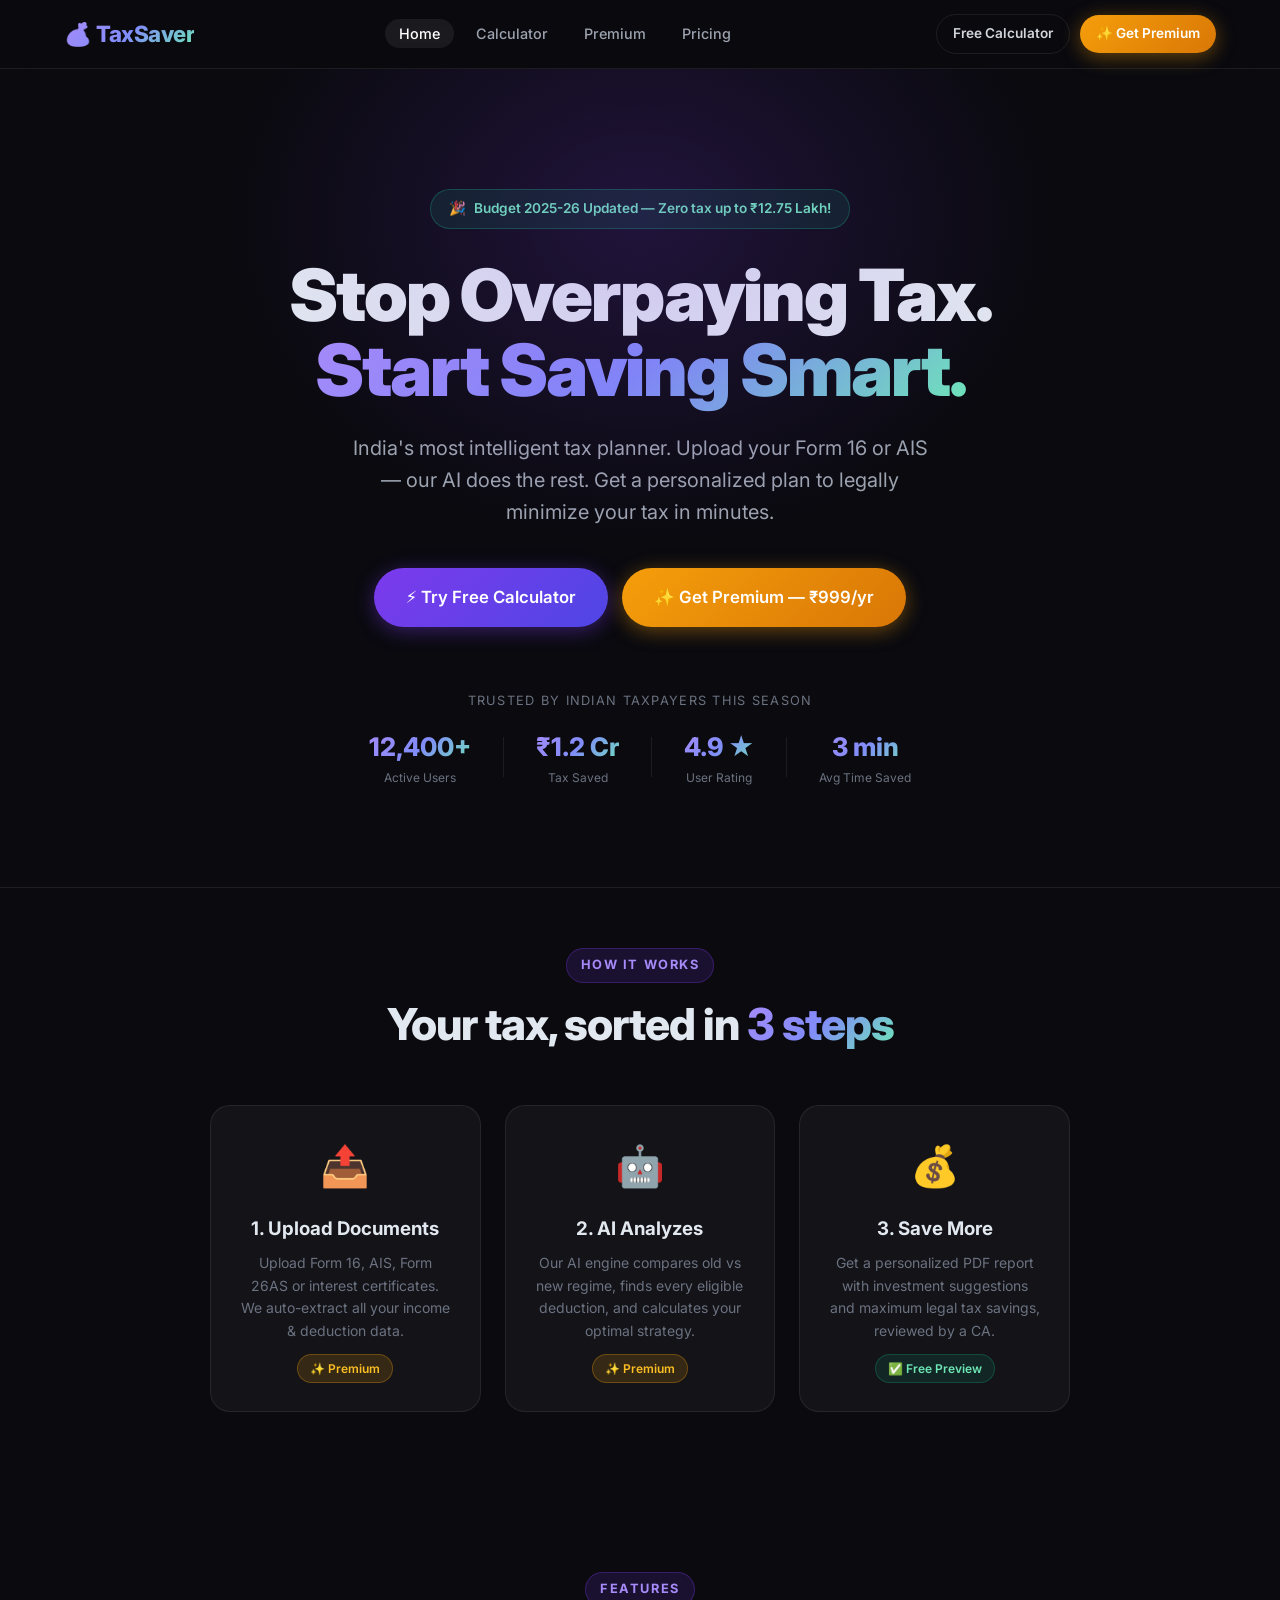
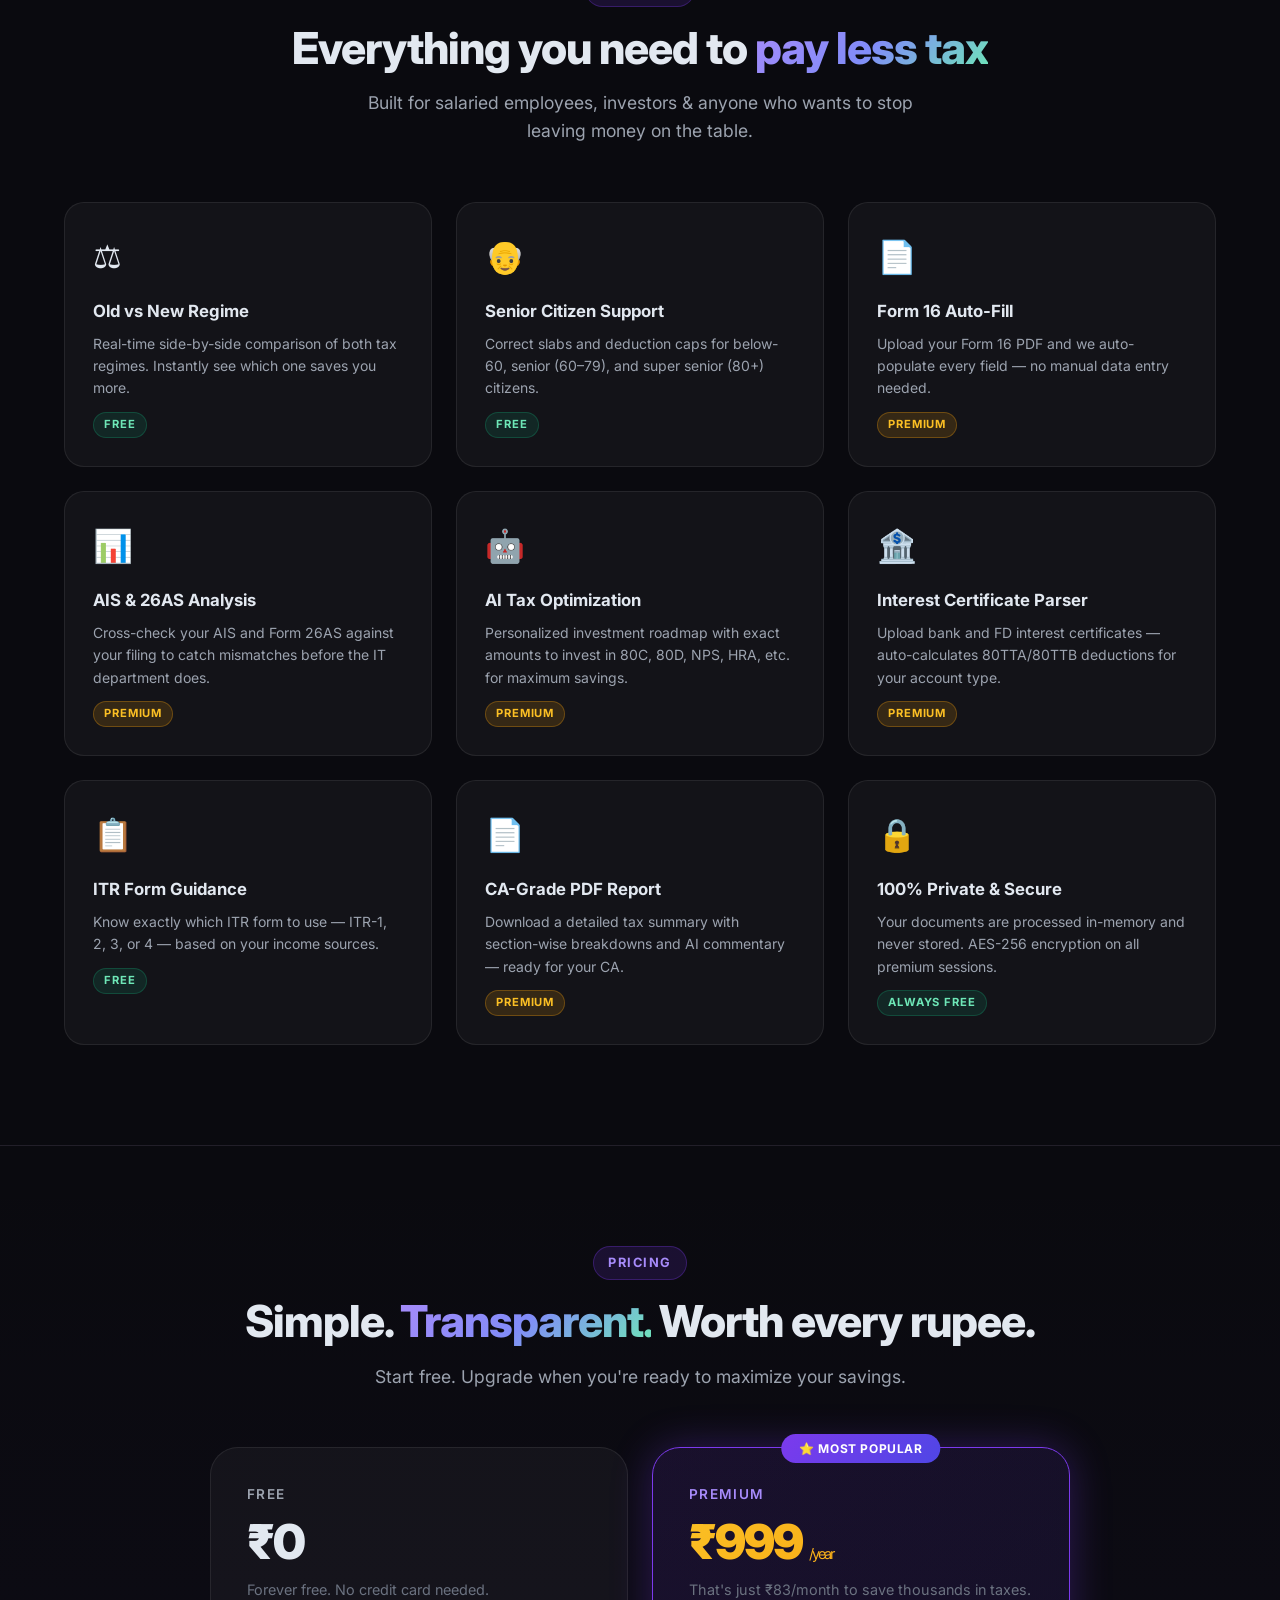
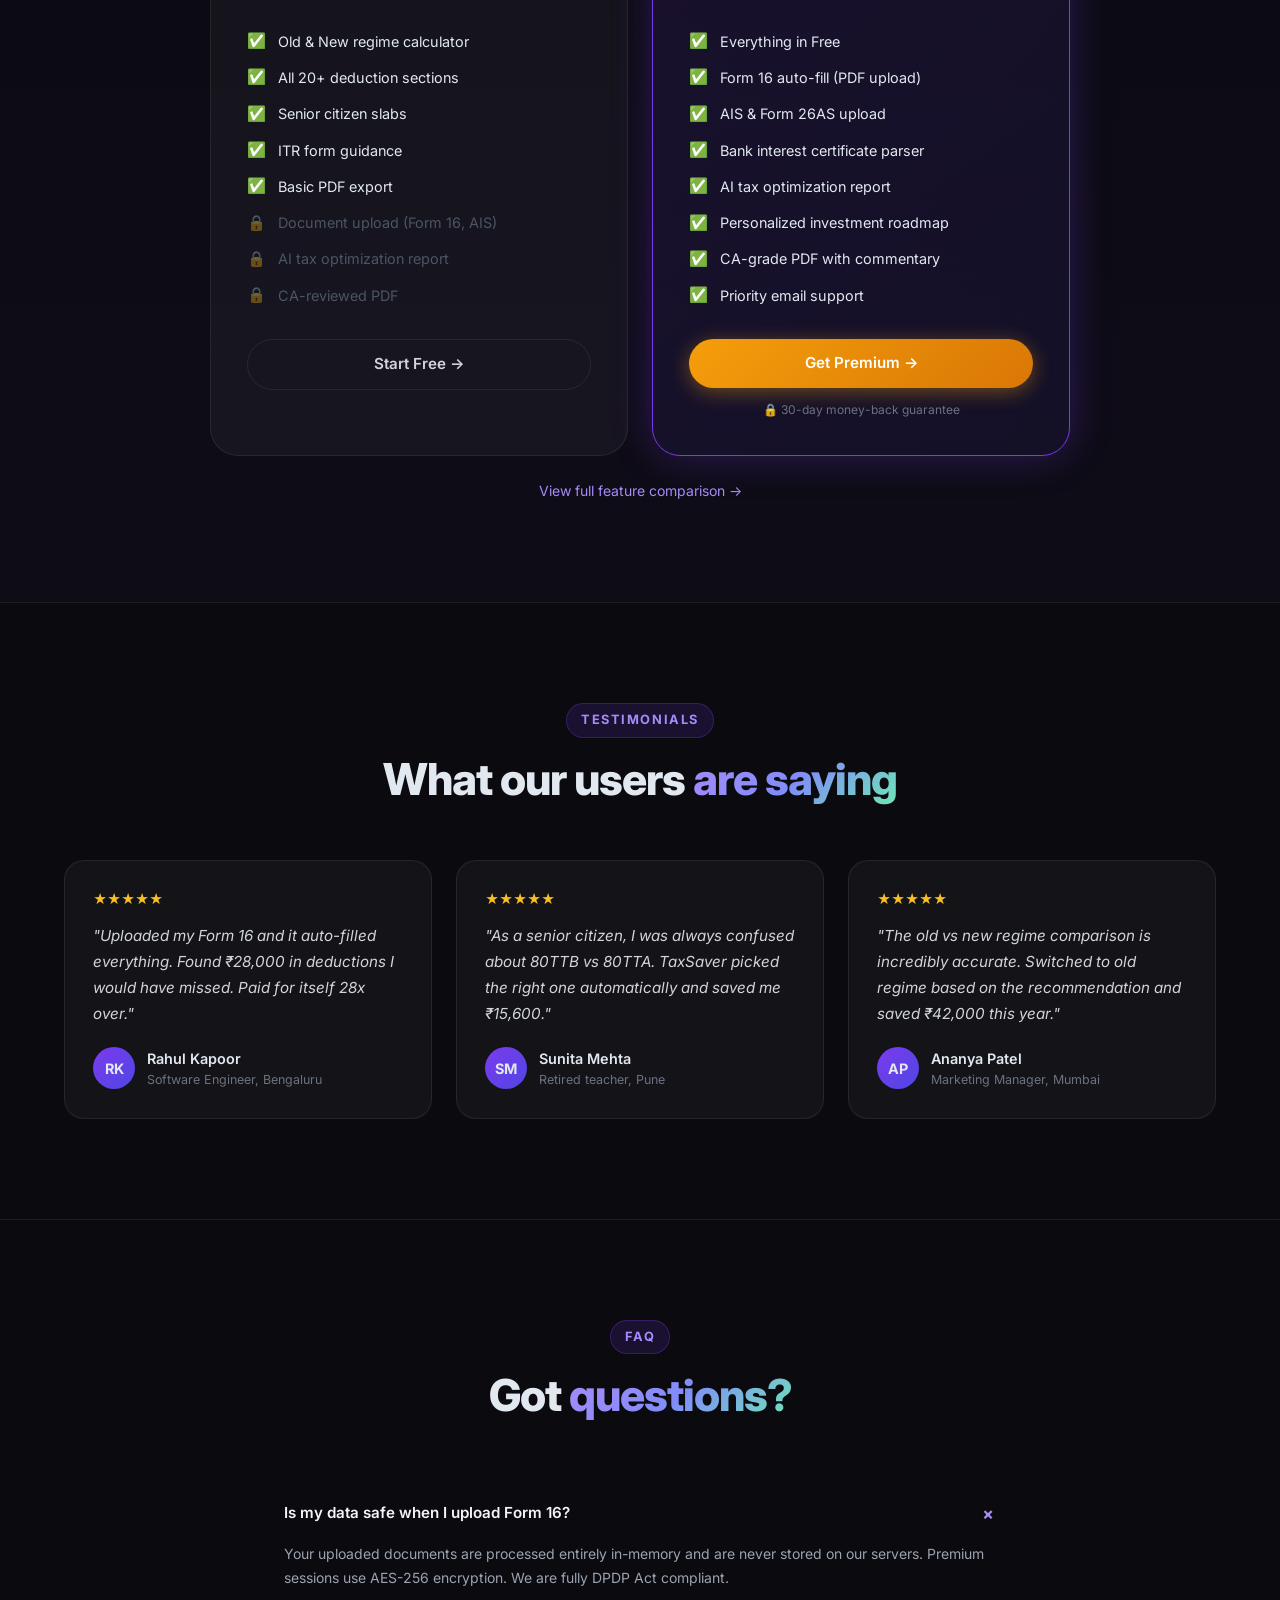
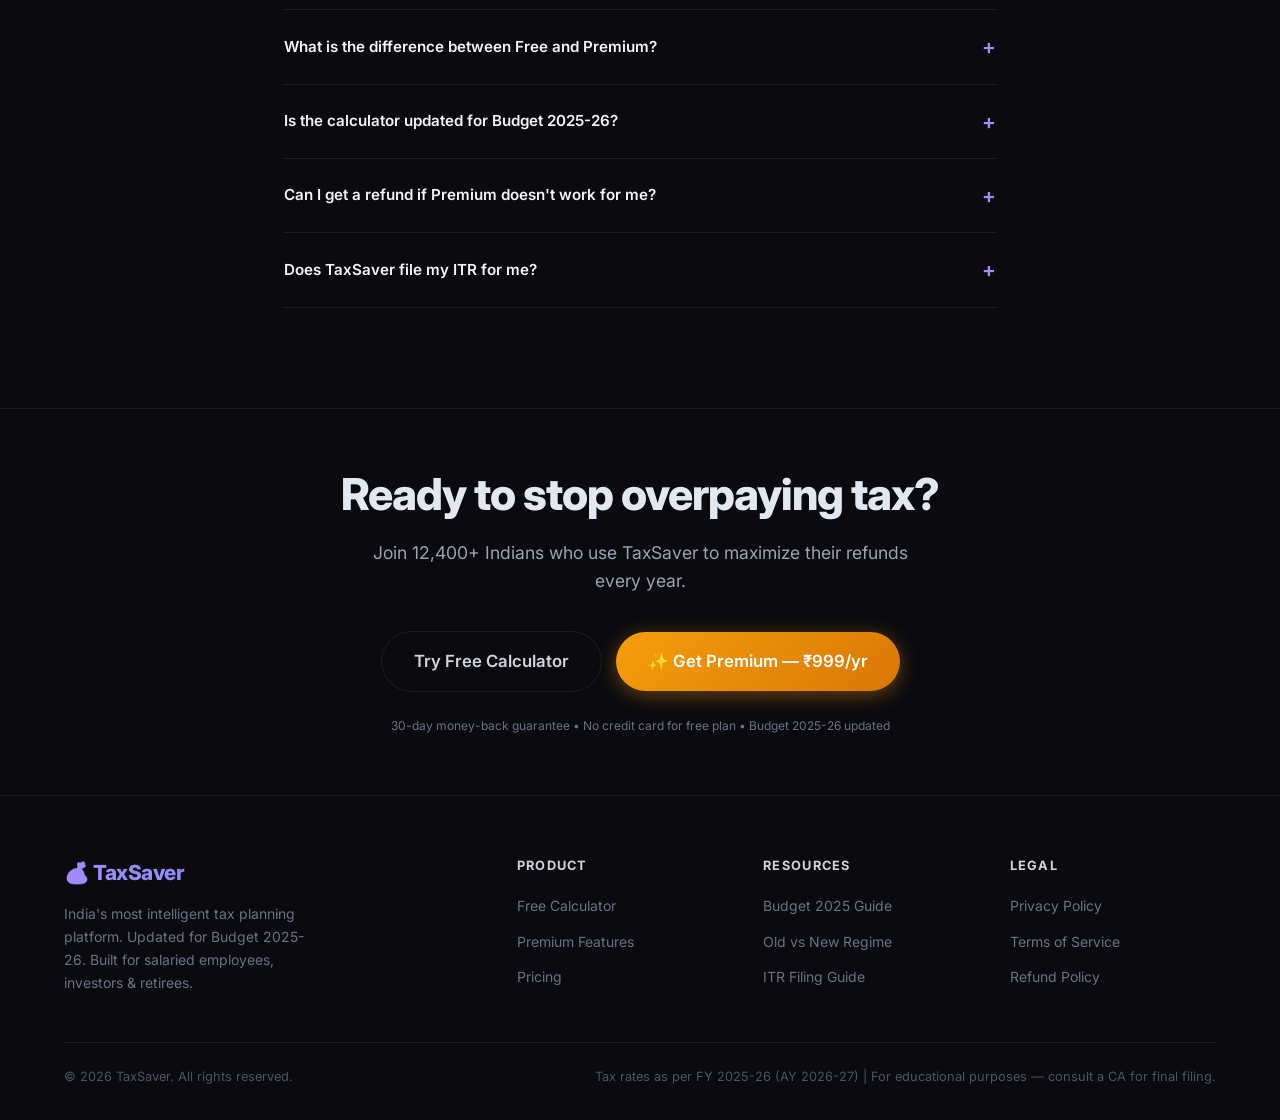
<file: dev/website/index.html>
<!DOCTYPE html>
<html lang="en">
<head>
  <meta charset="UTF-8">
  <meta name="viewport" content="width=device-width, initial-scale=1.0">
  <title>TaxSaver — Zero Tax for Salaried. Maximum Savings for Everyone.</title>
  <meta name="description" content="India's smartest tax calculator. Upload Form 16, AIS & 26AS for instant AI-powered optimization. Zero tax up to ₹12.75L under Budget 2025-26.">
  <link rel="stylesheet" href="styles.css">
  <script src="dev-banner.js"></script>
</head>
<body>

<!-- ── Navbar ─────────────────────────────────────────── -->
<nav class="navbar">
  <div class="container navbar-inner">
    <a href="index.html" class="navbar-logo gradient-text">💰 TaxSaver</a>
    <ul class="navbar-links">
      <li><a href="index.html" class="active">Home</a></li>
      <li><a href="app.html">Calculator</a></li>
      <li><a href="premium.html">Premium</a></li>
      <li><a href="pricing.html">Pricing</a></li>
    </ul>
    <div class="navbar-cta">
      <a href="app.html" class="btn btn-outline btn-sm">Free Calculator</a>
      <a href="pricing.html" class="btn btn-premium btn-sm">✨ Get Premium</a>
    </div>
  </div>
</nav>

<!-- ── Hero ───────────────────────────────────────────── -->
<section class="hero">
  <div class="container">
    <div class="hero-badge">
      <span>🎉</span>
      <span>Budget 2025-26 Updated — Zero tax up to ₹12.75 Lakh!</span>
    </div>

    <h1 class="hero-title">
      Stop Overpaying Tax.<br>
      <span class="gradient-text">Start Saving Smart.</span>
    </h1>
    <p class="hero-subtitle">India's most intelligent tax planner. Upload your Form 16 or AIS — our AI does the rest. Get a personalized plan to legally minimize your tax in minutes.</p>

    <div class="hero-actions">
      <a href="app.html" class="btn btn-primary btn-lg">
        ⚡ Try Free Calculator
      </a>
      <a href="pricing.html" class="btn btn-premium btn-lg">
        ✨ Get Premium — ₹999/yr
      </a>
    </div>

    <div class="hero-trust">
      <p class="hero-trust-text">Trusted by Indian taxpayers this season</p>
      <div class="hero-trust-logos">
        <div class="trust-stat">
          <div class="trust-stat-number gradient-text">12,400+</div>
          <div class="trust-stat-label">Active Users</div>
        </div>
        <div class="divider"></div>
        <div class="trust-stat">
          <div class="trust-stat-number gradient-text">₹1.2 Cr</div>
          <div class="trust-stat-label">Tax Saved</div>
        </div>
        <div class="divider"></div>
        <div class="trust-stat">
          <div class="trust-stat-number gradient-text">4.9 ★</div>
          <div class="trust-stat-label">User Rating</div>
        </div>
        <div class="divider"></div>
        <div class="trust-stat">
          <div class="trust-stat-number gradient-text">3 min</div>
          <div class="trust-stat-label">Avg Time Saved</div>
        </div>
      </div>
    </div>
  </div>
</section>

<!-- ── How It Works ────────────────────────────────────── -->
<section class="section-sm" style="border-top: 1px solid var(--border);">
  <div class="container">
    <div class="section-header">
      <span class="section-label">How It Works</span>
      <h2 class="section-title">Your tax, sorted in <span class="gradient-text">3 steps</span></h2>
    </div>
    <div class="grid-3" style="max-width: 860px; margin: 0 auto;">
      <div class="card text-center">
        <div style="font-size:2.5rem; margin-bottom:16px;">📤</div>
        <h3 style="font-weight:700; margin-bottom:8px;">1. Upload Documents</h3>
        <p class="text-sm text-muted">Upload Form 16, AIS, Form 26AS or interest certificates. We auto-extract all your income & deduction data.</p>
        <span class="badge badge-premium mt-sm">✨ Premium</span>
      </div>
      <div class="card text-center">
        <div style="font-size:2.5rem; margin-bottom:16px;">🤖</div>
        <h3 style="font-weight:700; margin-bottom:8px;">2. AI Analyzes</h3>
        <p class="text-sm text-muted">Our AI engine compares old vs new regime, finds every eligible deduction, and calculates your optimal strategy.</p>
        <span class="badge badge-premium mt-sm">✨ Premium</span>
      </div>
      <div class="card text-center">
        <div style="font-size:2.5rem; margin-bottom:16px;">💰</div>
        <h3 style="font-weight:700; margin-bottom:8px;">3. Save More</h3>
        <p class="text-sm text-muted">Get a personalized PDF report with investment suggestions and maximum legal tax savings, reviewed by a CA.</p>
        <span class="badge badge-free mt-sm">✅ Free Preview</span>
      </div>
    </div>
  </div>
</section>

<!-- ── Features ────────────────────────────────────────── -->
<section class="section">
  <div class="container">
    <div class="section-header">
      <span class="section-label">Features</span>
      <h2 class="section-title">Everything you need to <span class="gradient-text">pay less tax</span></h2>
      <p class="section-subtitle">Built for salaried employees, investors & anyone who wants to stop leaving money on the table.</p>
    </div>

    <div class="grid-3">
      <div class="feature-card">
        <div class="feature-icon">⚖️</div>
        <div class="feature-title">Old vs New Regime</div>
        <div class="feature-desc">Real-time side-by-side comparison of both tax regimes. Instantly see which one saves you more.</div>
        <span class="feature-tag free">Free</span>
      </div>
      <div class="feature-card">
        <div class="feature-icon">👴</div>
        <div class="feature-title">Senior Citizen Support</div>
        <div class="feature-desc">Correct slabs and deduction caps for below-60, senior (60–79), and super senior (80+) citizens.</div>
        <span class="feature-tag free">Free</span>
      </div>
      <div class="feature-card">
        <div class="feature-icon">📄</div>
        <div class="feature-title">Form 16 Auto-Fill</div>
        <div class="feature-desc">Upload your Form 16 PDF and we auto-populate every field — no manual data entry needed.</div>
        <span class="feature-tag">Premium</span>
      </div>
      <div class="feature-card">
        <div class="feature-icon">📊</div>
        <div class="feature-title">AIS & 26AS Analysis</div>
        <div class="feature-desc">Cross-check your AIS and Form 26AS against your filing to catch mismatches before the IT department does.</div>
        <span class="feature-tag">Premium</span>
      </div>
      <div class="feature-card">
        <div class="feature-icon">🤖</div>
        <div class="feature-title">AI Tax Optimization</div>
        <div class="feature-desc">Personalized investment roadmap with exact amounts to invest in 80C, 80D, NPS, HRA, etc. for maximum savings.</div>
        <span class="feature-tag">Premium</span>
      </div>
      <div class="feature-card">
        <div class="feature-icon">🏦</div>
        <div class="feature-title">Interest Certificate Parser</div>
        <div class="feature-desc">Upload bank and FD interest certificates — auto-calculates 80TTA/80TTB deductions for your account type.</div>
        <span class="feature-tag">Premium</span>
      </div>
      <div class="feature-card">
        <div class="feature-icon">📋</div>
        <div class="feature-title">ITR Form Guidance</div>
        <div class="feature-desc">Know exactly which ITR form to use — ITR-1, 2, 3, or 4 — based on your income sources.</div>
        <span class="feature-tag free">Free</span>
      </div>
      <div class="feature-card">
        <div class="feature-icon">📄</div>
        <div class="feature-title">CA-Grade PDF Report</div>
        <div class="feature-desc">Download a detailed tax summary with section-wise breakdowns and AI commentary — ready for your CA.</div>
        <span class="feature-tag">Premium</span>
      </div>
      <div class="feature-card">
        <div class="feature-icon">🔒</div>
        <div class="feature-title">100% Private & Secure</div>
        <div class="feature-desc">Your documents are processed in-memory and never stored. AES-256 encryption on all premium sessions.</div>
        <span class="feature-tag free">Always Free</span>
      </div>
    </div>
  </div>
</section>

<!-- ── Pricing Preview ─────────────────────────────────── -->
<section class="section" style="background: linear-gradient(180deg, transparent 0%, rgba(124,58,237,0.04) 100%); border-top: 1px solid var(--border);">
  <div class="container">
    <div class="section-header">
      <span class="section-label">Pricing</span>
      <h2 class="section-title">Simple. <span class="gradient-text">Transparent.</span> Worth every rupee.</h2>
      <p class="section-subtitle">Start free. Upgrade when you're ready to maximize your savings.</p>
    </div>

    <div class="pricing-grid">
      <!-- Free -->
      <div class="pricing-card">
        <div class="pricing-plan">Free</div>
        <div class="pricing-price">₹<span>0</span></div>
        <p class="pricing-desc">Forever free. No credit card needed.</p>
        <ul class="pricing-features">
          <li><span class="check">✅</span> Old & New regime calculator</li>
          <li><span class="check">✅</span> All 20+ deduction sections</li>
          <li><span class="check">✅</span> Senior citizen slabs</li>
          <li><span class="check">✅</span> ITR form guidance</li>
          <li><span class="check">✅</span> Basic PDF export</li>
          <li class="locked"><span class="check">🔒</span> Document upload (Form 16, AIS)</li>
          <li class="locked"><span class="check">🔒</span> AI tax optimization report</li>
          <li class="locked"><span class="check">🔒</span> CA-reviewed PDF</li>
        </ul>
        <a href="app.html" class="btn btn-outline w-full">Start Free →</a>
      </div>

      <!-- Premium -->
      <div class="pricing-card featured">
        <div class="pricing-badge">⭐ Most Popular</div>
        <div class="pricing-plan" style="color: var(--brand-purple-light);">Premium</div>
        <div class="pricing-price gradient-text-gold">₹<span>999</span> <span class="pricing-period">/year</span></div>
        <p class="pricing-desc">That's just ₹83/month to save thousands in taxes.</p>
        <ul class="pricing-features">
          <li><span class="check">✅</span> Everything in Free</li>
          <li><span class="check">✅</span> Form 16 auto-fill (PDF upload)</li>
          <li><span class="check">✅</span> AIS & Form 26AS upload</li>
          <li><span class="check">✅</span> Bank interest certificate parser</li>
          <li><span class="check">✅</span> AI tax optimization report</li>
          <li><span class="check">✅</span> Personalized investment roadmap</li>
          <li><span class="check">✅</span> CA-grade PDF with commentary</li>
          <li><span class="check">✅</span> Priority email support</li>
        </ul>
        <a href="pricing.html" class="btn btn-premium w-full">Get Premium →</a>
        <p class="text-center text-xs text-muted mt-sm">🔒 30-day money-back guarantee</p>
      </div>
    </div>

    <p class="text-center text-sm text-muted mt-md">
      <a href="pricing.html" style="color: var(--brand-purple-light);">View full feature comparison →</a>
    </p>
  </div>
</section>

<!-- ── Testimonials ────────────────────────────────────── -->
<section class="section" style="border-top: 1px solid var(--border);">
  <div class="container">
    <div class="section-header">
      <span class="section-label">Testimonials</span>
      <h2 class="section-title">What our users <span class="gradient-text">are saying</span></h2>
    </div>
    <div class="grid-3">
      <div class="testimonial">
        <div class="stars">★★★★★</div>
        <p class="testimonial-quote">"Uploaded my Form 16 and it auto-filled everything. Found ₹28,000 in deductions I would have missed. Paid for itself 28x over."</p>
        <div class="testimonial-author">
          <div class="testimonial-avatar">RK</div>
          <div>
            <div class="testimonial-name">Rahul Kapoor</div>
            <div class="testimonial-role">Software Engineer, Bengaluru</div>
          </div>
        </div>
      </div>
      <div class="testimonial">
        <div class="stars">★★★★★</div>
        <p class="testimonial-quote">"As a senior citizen, I was always confused about 80TTB vs 80TTA. TaxSaver picked the right one automatically and saved me ₹15,600."</p>
        <div class="testimonial-author">
          <div class="testimonial-avatar">SM</div>
          <div>
            <div class="testimonial-name">Sunita Mehta</div>
            <div class="testimonial-role">Retired teacher, Pune</div>
          </div>
        </div>
      </div>
      <div class="testimonial">
        <div class="stars">★★★★★</div>
        <p class="testimonial-quote">"The old vs new regime comparison is incredibly accurate. Switched to old regime based on the recommendation and saved ₹42,000 this year."</p>
        <div class="testimonial-author">
          <div class="testimonial-avatar">AP</div>
          <div>
            <div class="testimonial-name">Ananya Patel</div>
            <div class="testimonial-role">Marketing Manager, Mumbai</div>
          </div>
        </div>
      </div>
    </div>
  </div>
</section>

<!-- ── FAQ ─────────────────────────────────────────────── -->
<section class="section" style="border-top: 1px solid var(--border);">
  <div class="container-sm">
    <div class="section-header">
      <span class="section-label">FAQ</span>
      <h2 class="section-title">Got <span class="gradient-text">questions?</span></h2>
    </div>
    <div id="faq-list">
      <div class="faq-item open">
        <div class="faq-question" onclick="toggleFaq(this)">
          Is my data safe when I upload Form 16?
          <span class="faq-toggle">+</span>
        </div>
        <div class="faq-answer">Your uploaded documents are processed entirely in-memory and are never stored on our servers. Premium sessions use AES-256 encryption. We are fully DPDP Act compliant.</div>
      </div>
      <div class="faq-item">
        <div class="faq-question" onclick="toggleFaq(this)">
          What is the difference between Free and Premium?
          <span class="faq-toggle">+</span>
        </div>
        <div class="faq-answer">Free gives you full access to the tax calculator, regime comparison, all deduction sections, and basic PDF export. Premium adds document upload (Form 16, AIS, 26AS, interest certs), AI-powered optimization reports, CA-grade commentary in PDFs, and priority support.</div>
      </div>
      <div class="faq-item">
        <div class="faq-question" onclick="toggleFaq(this)">
          Is the calculator updated for Budget 2025-26?
          <span class="faq-toggle">+</span>
        </div>
        <div class="faq-answer">Yes! The calculator is fully updated for FY 2025-26 (AY 2026-27) — including the new 7-slab new regime (0% up to ₹4L), ₹60,000 Section 87A rebate (zero tax up to ₹12L), ₹75,000 standard deduction for new regime, NPS Vatsalya, and correct senior citizen exemption limits.</div>
      </div>
      <div class="faq-item">
        <div class="faq-question" onclick="toggleFaq(this)">
          Can I get a refund if Premium doesn't work for me?
          <span class="faq-toggle">+</span>
        </div>
        <div class="faq-answer">Absolutely. We offer a full 30-day no-questions-asked money-back guarantee. Just email us within 30 days of purchase.</div>
      </div>
      <div class="faq-item">
        <div class="faq-question" onclick="toggleFaq(this)">
          Does TaxSaver file my ITR for me?
          <span class="faq-toggle">+</span>
        </div>
        <div class="faq-answer">TaxSaver helps you calculate, optimize, and plan your tax. ITR filing happens on the official Income Tax portal at incometax.gov.in. We guide you step-by-step with which form to use and what values to enter.</div>
      </div>
    </div>
  </div>
</section>

<!-- ── CTA Banner ──────────────────────────────────────── -->
<section class="section-sm" style="border-top: 1px solid var(--border);">
  <div class="container text-center">
    <h2 class="section-title" style="max-width:600px; margin:0 auto 20px;">Ready to stop overpaying tax?</h2>
    <p class="section-subtitle" style="margin-bottom: 36px;">Join 12,400+ Indians who use TaxSaver to maximize their refunds every year.</p>
    <div class="hero-actions">
      <a href="app.html" class="btn btn-outline btn-lg">Try Free Calculator</a>
      <a href="pricing.html" class="btn btn-premium btn-lg">✨ Get Premium — ₹999/yr</a>
    </div>
    <p class="text-xs text-muted mt-md">30-day money-back guarantee • No credit card for free plan • Budget 2025-26 updated</p>
  </div>
</section>

<!-- ── Footer ──────────────────────────────────────────── -->
<footer class="footer">
  <div class="container">
    <div class="footer-grid">
      <div>
        <div class="navbar-logo gradient-text" style="font-size:1.3rem;">💰 TaxSaver</div>
        <p class="footer-brand-desc">India's most intelligent tax planning platform. Updated for Budget 2025-26. Built for salaried employees, investors & retirees.</p>
      </div>
      <div>
        <div class="footer-heading">Product</div>
        <ul class="footer-links">
          <li><a href="app.html">Free Calculator</a></li>
          <li><a href="premium.html">Premium Features</a></li>
          <li><a href="pricing.html">Pricing</a></li>
        </ul>
      </div>
      <div>
        <div class="footer-heading">Resources</div>
        <ul class="footer-links">
          <li><a href="#">Budget 2025 Guide</a></li>
          <li><a href="#">Old vs New Regime</a></li>
          <li><a href="#">ITR Filing Guide</a></li>
        </ul>
      </div>
      <div>
        <div class="footer-heading">Legal</div>
        <ul class="footer-links">
          <li><a href="#">Privacy Policy</a></li>
          <li><a href="#">Terms of Service</a></li>
          <li><a href="#">Refund Policy</a></li>
        </ul>
      </div>
    </div>
    <div class="footer-bottom">
      <span>© 2026 TaxSaver. All rights reserved.</span>
      <span>Tax rates as per FY 2025-26 (AY 2026-27) | For educational purposes — consult a CA for final filing.</span>
    </div>
  </div>
</footer>

<script>
function toggleFaq(el) {
  const item = el.closest('.faq-item');
  const isOpen = item.classList.contains('open');
  document.querySelectorAll('.faq-item').forEach(i => i.classList.remove('open'));
  if (!isOpen) item.classList.add('open');
}
</script>
</body>
</html>
</file>
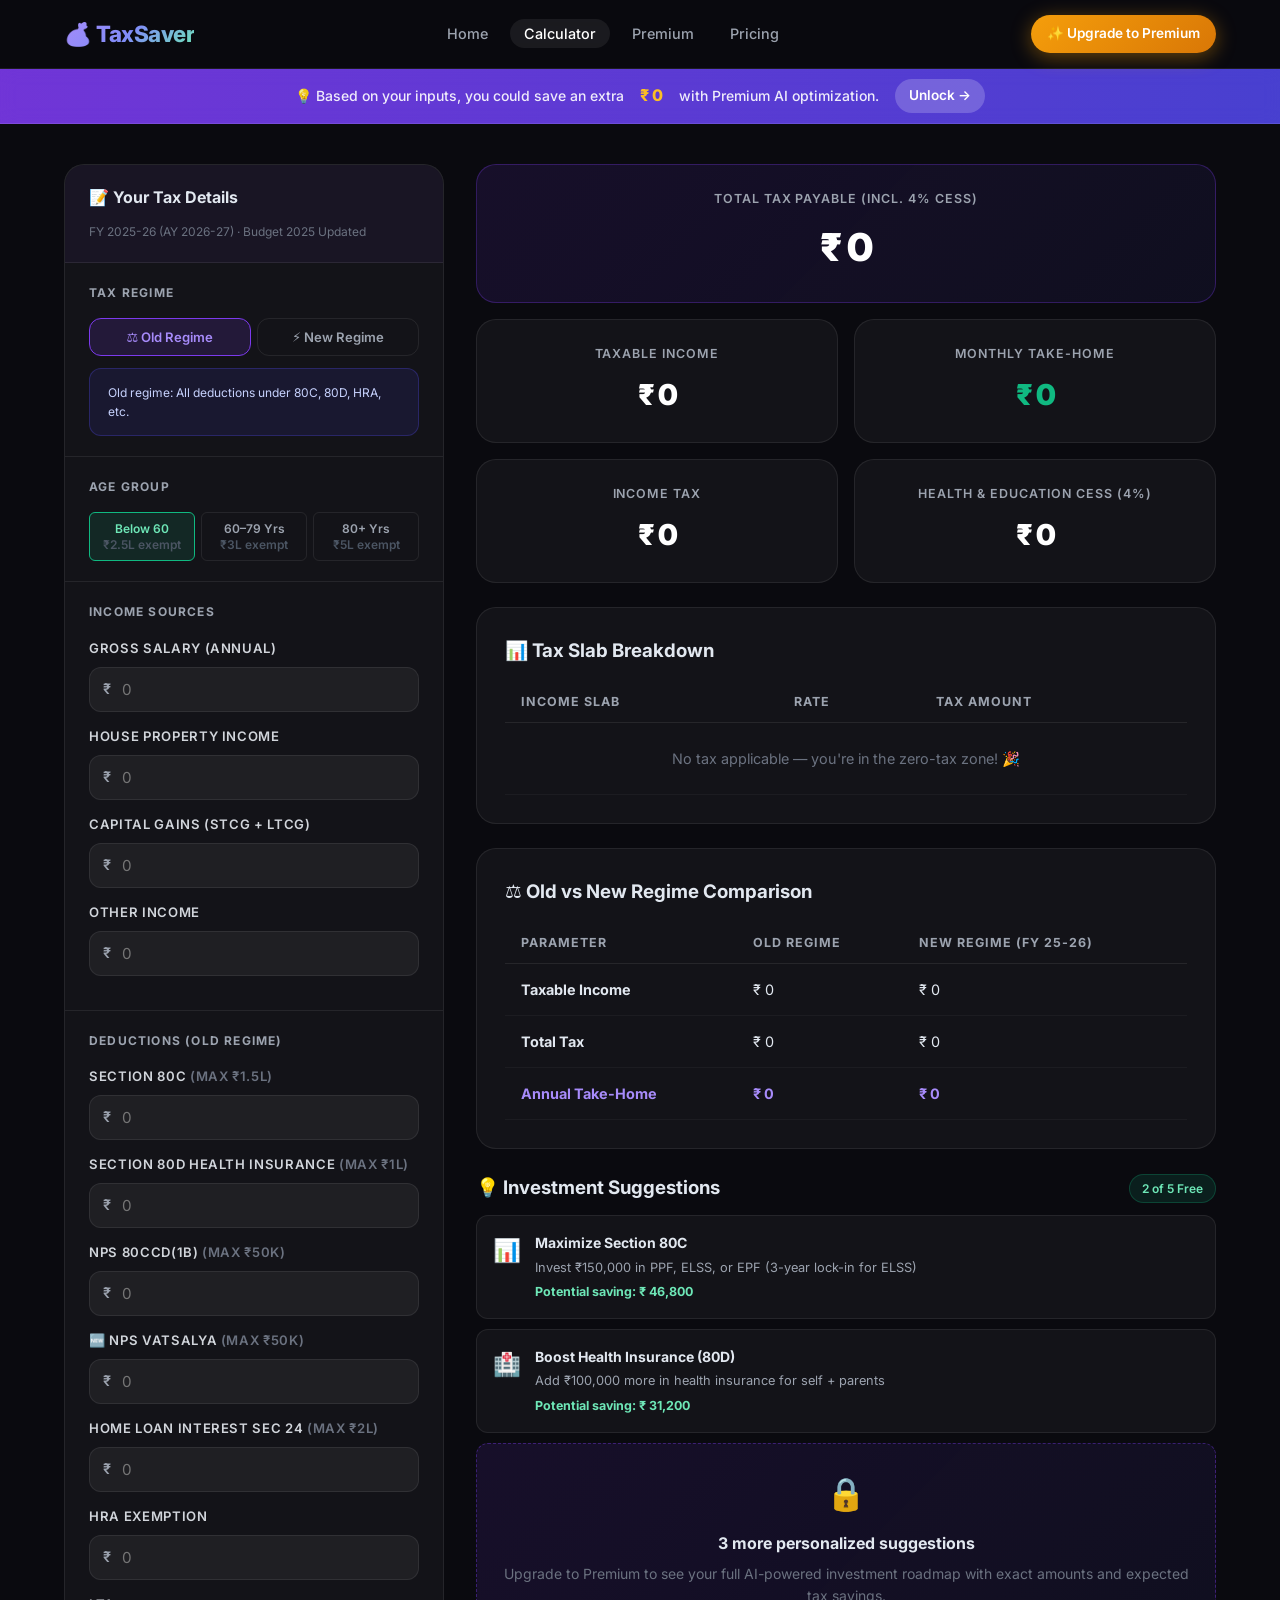
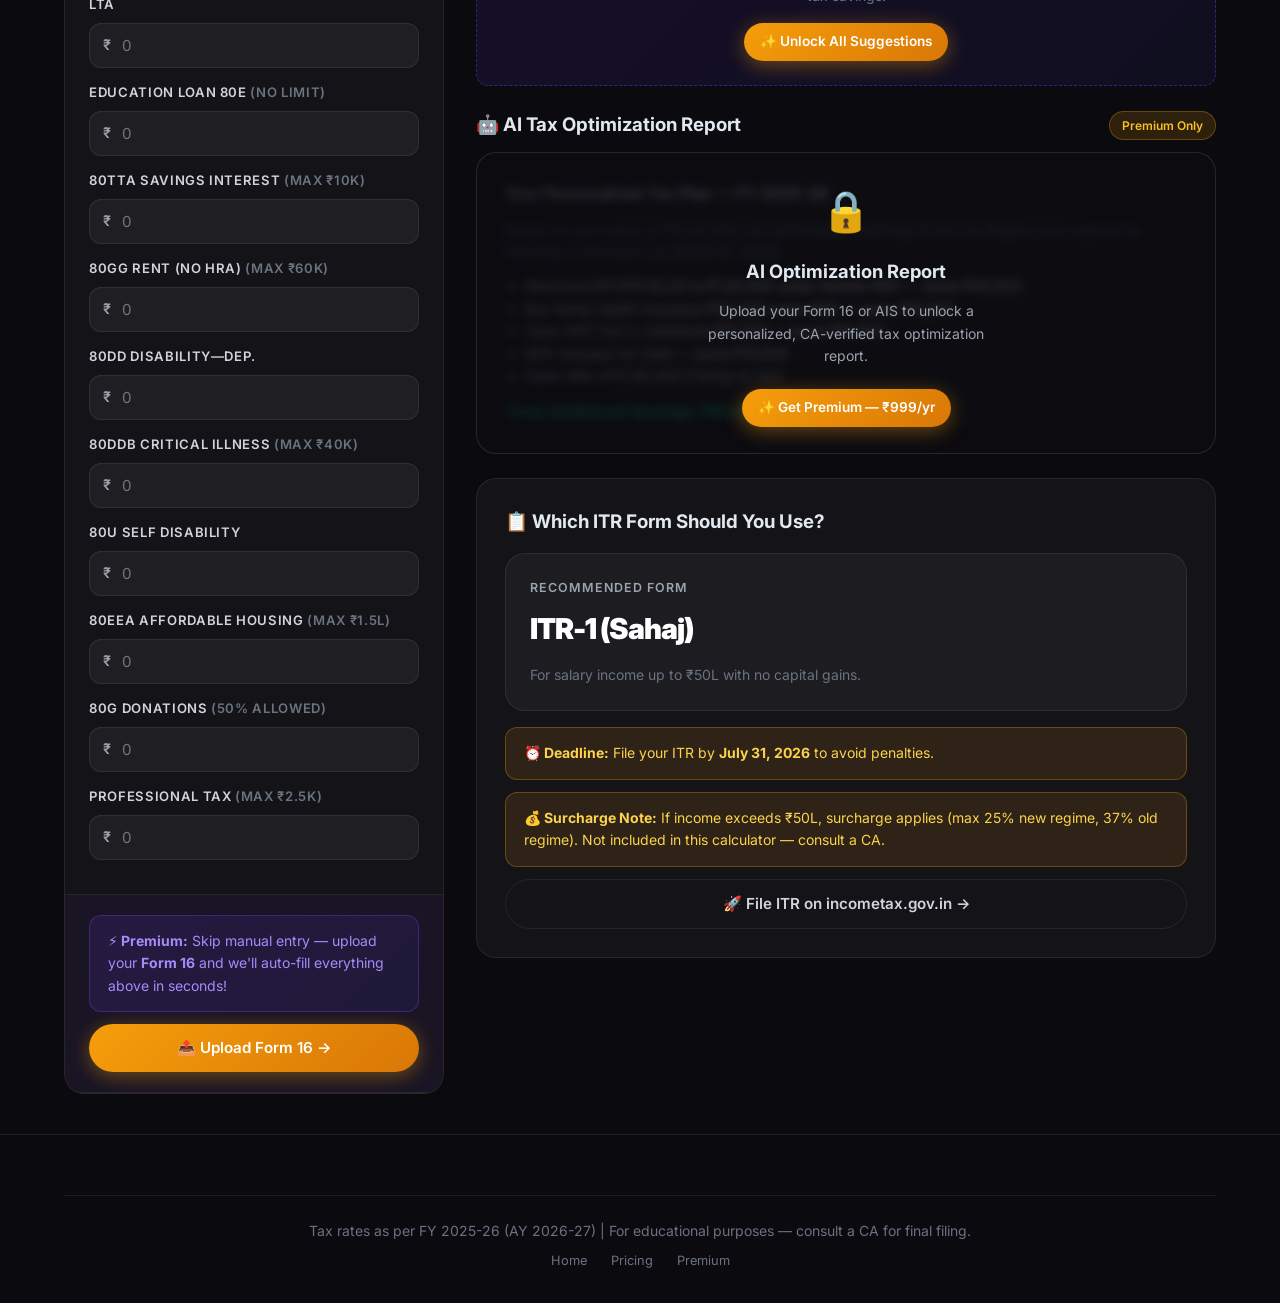
<file: new-website/app.html>
<!DOCTYPE html>
<html lang="en">
<head>
  <meta charset="UTF-8">
  <meta name="viewport" content="width=device-width, initial-scale=1.0">
  <title>TaxSaver — Free Tax Calculator | FY 2025-26</title>
  <meta name="description" content="Free Indian income tax calculator for FY 2025-26. Compare old vs new regime, get personalized deduction tips. Updated for Budget 2025.">
  <link rel="stylesheet" href="styles.css">
  <style>
    /* App-specific overrides */
    body { background: var(--bg-dark); }
    .app-layout { display: grid; grid-template-columns: 380px 1fr; gap: 32px; align-items: start; padding: 40px 0; }
    .sidebar { position: sticky; top: 130px; }
    .main-content { min-width: 0; }

    /* Input Panel */
    .input-panel { background: var(--bg-card); border: 1px solid var(--border); border-radius: var(--radius-lg); overflow: hidden; }
    .input-panel-header { padding: 20px 24px; border-bottom: 1px solid var(--border); background: rgba(124,58,237,0.06); }
    .input-panel-header h2 { font-size: 1rem; font-weight: 700; }
    .input-section { padding: 20px 24px; border-bottom: 1px solid var(--border); }
    .input-section-title { font-size: 0.75rem; font-weight: 700; text-transform: uppercase; letter-spacing: 0.1em; color: var(--gray-400); margin-bottom: 16px; }
    .input-row { margin-bottom: 14px; }

    /* Results Panel */
    .results-grid { display: grid; grid-template-columns: repeat(2, 1fr); gap: 16px; margin-bottom: 24px; }
    .results-grid .result-card.full { grid-column: 1 / -1; }

    /* Inline regime tabs */
    .regime-tabs { display: grid; grid-template-columns: 1fr 1fr; gap: 6px; }
    .regime-tab { padding: 10px 12px; border-radius: var(--radius-md); border: 1px solid var(--border); font-size: 0.82rem; font-weight: 600; text-align: center; cursor: pointer; color: var(--gray-400); background: transparent; transition: all 0.2s; }
    .regime-tab.active { border-color: var(--brand-purple); background: rgba(124,58,237,0.15); color: var(--brand-purple-light); }

    /* Age selector */
    .age-grid { display: grid; grid-template-columns: repeat(3, 1fr); gap: 6px; }
    .age-btn { padding: 8px 6px; border-radius: var(--radius-sm); border: 1px solid var(--border); font-size: 0.75rem; font-weight: 600; text-align: center; cursor: pointer; color: var(--gray-400); background: transparent; transition: all 0.2s; line-height: 1.3; }
    .age-btn.active { border-color: var(--brand-green); background: rgba(16,185,129,0.12); color: var(--brand-green-light); }

    /* Suggestions */
    .suggestion-card { display: flex; align-items: flex-start; gap: 14px; padding: 16px; background: var(--bg-card); border: 1px solid var(--border); border-radius: var(--radius-md); margin-bottom: 10px; }
    .suggestion-icon { font-size: 1.4rem; flex-shrink: 0; }
    .suggestion-title { font-size: 0.875rem; font-weight: 700; margin-bottom: 3px; }
    .suggestion-desc { font-size: 0.8rem; color: var(--gray-400); }
    .suggestion-saving { font-size: 0.78rem; font-weight: 700; color: var(--brand-green-light); margin-top: 4px; }

    /* Lock card */
    .lock-card { 
      background: linear-gradient(135deg, rgba(124,58,237,0.12), rgba(79,70,229,0.08));
      border: 1.5px dashed rgba(124,58,237,0.4);
      border-radius: var(--radius-md);
      padding: 24px;
      text-align: center;
      margin-top: 10px;
    }

    /* Blur rows */
    .blurred-row { filter: blur(4px); pointer-events: none; user-select: none; opacity: 0.6; }

    @media (max-width: 900px) {
      .app-layout { grid-template-columns: 1fr; }
      .sidebar { position: static; }
    }
  </style>
</head>
<body>

<!-- ── Navbar ─────────────────────────────────────────── -->
<nav class="navbar">
  <div class="container navbar-inner">
    <a href="index.html" class="navbar-logo gradient-text">💰 TaxSaver</a>
    <ul class="navbar-links">
      <li><a href="index.html">Home</a></li>
      <li><a href="app.html" class="active">Calculator</a></li>
      <li><a href="premium.html">Premium</a></li>
      <li><a href="pricing.html">Pricing</a></li>
    </ul>
    <div class="navbar-cta">
      <a href="pricing.html" class="btn btn-premium btn-sm">✨ Upgrade to Premium</a>
    </div>
  </div>
</nav>

<!-- ── Premium Sticky Banner ───────────────────────────── -->
<div class="premium-banner" id="premiumBanner">
  <div class="premium-banner-inner">
    <span class="premium-banner-text">💡 Based on your inputs, you could save an extra</span>
    <span class="amount" id="extraSavings">₹0</span>
    <span class="premium-banner-text">with Premium AI optimization.</span>
    <a href="pricing.html" class="btn btn-sm" style="background:rgba(255,255,255,0.2); color:#fff; padding: 6px 14px; border-radius: 20px;">Unlock →</a>
  </div>
</div>

<!-- ── App Layout ──────────────────────────────────────── -->
<div class="container">
  <div class="app-layout">

    <!-- ── Sidebar: Inputs ── -->
    <aside class="sidebar">
      <div class="input-panel">
        <div class="input-panel-header">
          <h2>📝 Your Tax Details</h2>
          <p class="text-xs text-muted mt-sm">FY 2025-26 (AY 2026-27) · Budget 2025 Updated</p>
        </div>

        <!-- Tax Regime -->
        <div class="input-section">
          <div class="input-section-title">Tax Regime</div>
          <div class="regime-tabs">
            <button class="regime-tab active" onclick="selectRegime('old', this)" id="tab-old">⚖️ Old Regime</button>
            <button class="regime-tab" onclick="selectRegime('new', this)" id="tab-new">⚡ New Regime</button>
          </div>
          <div class="alert alert-info mt-sm text-xs" id="regimeHint">Old regime: All deductions under 80C, 80D, HRA, etc.</div>
        </div>

        <!-- Age Group -->
        <div class="input-section">
          <div class="input-section-title">Age Group</div>
          <div class="age-grid">
            <button class="age-btn active" onclick="selectAge('below60', this)">Below 60<br><span style="color:var(--gray-600)">₹2.5L exempt</span></button>
            <button class="age-btn" onclick="selectAge('senior', this)">60–79 Yrs<br><span style="color:var(--gray-600)">₹3L exempt</span></button>
            <button class="age-btn" onclick="selectAge('superSenior', this)">80+ Yrs<br><span style="color:var(--gray-600)">₹5L exempt</span></button>
          </div>
        </div>

        <!-- Income -->
        <div class="input-section">
          <div class="input-section-title">Income Sources</div>
          <div class="input-row">
            <label class="form-label">Gross Salary (Annual)</label>
            <div class="input-group"><span class="input-prefix">₹</span><input type="number" id="salary" class="form-input has-prefix" placeholder="0" oninput="calculateTax()"></div>
          </div>
          <div class="input-row">
            <label class="form-label">House Property Income</label>
            <div class="input-group"><span class="input-prefix">₹</span><input type="number" id="houseProperty" class="form-input has-prefix" placeholder="0" oninput="calculateTax()"></div>
          </div>
          <div class="input-row">
            <label class="form-label">Capital Gains (STCG + LTCG)</label>
            <div class="input-group"><span class="input-prefix">₹</span><input type="number" id="capitalGains" class="form-input has-prefix" placeholder="0" oninput="calculateTax()"></div>
          </div>
          <div class="input-row">
            <label class="form-label">Other Income</label>
            <div class="input-group"><span class="input-prefix">₹</span><input type="number" id="otherIncome" class="form-input has-prefix" placeholder="0" oninput="calculateTax()"></div>
          </div>
        </div>

        <!-- Deductions -->
        <div class="input-section" id="deductionsSection">
          <div class="input-section-title">Deductions (Old Regime)</div>
          <div class="input-row">
            <label class="form-label">Section 80C <span class="text-muted">(max ₹1.5L)</span></label>
            <div class="input-group"><span class="input-prefix">₹</span><input type="number" id="section80c" class="form-input has-prefix" placeholder="0" oninput="calculateTax()"></div>
          </div>
          <div class="input-row">
            <label class="form-label">Section 80D Health Insurance <span class="text-muted">(max ₹1L)</span></label>
            <div class="input-group"><span class="input-prefix">₹</span><input type="number" id="section80d" class="form-input has-prefix" placeholder="0" oninput="calculateTax()"></div>
          </div>
          <div class="input-row">
            <label class="form-label">NPS 80CCD(1B) <span class="text-muted">(max ₹50k)</span></label>
            <div class="input-group"><span class="input-prefix">₹</span><input type="number" id="section80ccd1b" class="form-input has-prefix" placeholder="0" oninput="calculateTax()"></div>
          </div>
          <div class="input-row">
            <label class="form-label">🆕 NPS Vatsalya <span class="text-muted">(max ₹50k)</span></label>
            <div class="input-group"><span class="input-prefix">₹</span><input type="number" id="npsVatsalya" class="form-input has-prefix" placeholder="0" oninput="calculateTax()"></div>
          </div>
          <div class="input-row">
            <label class="form-label">Home Loan Interest Sec 24 <span class="text-muted">(max ₹2L)</span></label>
            <div class="input-group"><span class="input-prefix">₹</span><input type="number" id="homeLoanInterest" class="form-input has-prefix" placeholder="0" oninput="calculateTax()"></div>
          </div>
          <div class="input-row">
            <label class="form-label">HRA Exemption</label>
            <div class="input-group"><span class="input-prefix">₹</span><input type="number" id="hra" class="form-input has-prefix" placeholder="0" oninput="calculateTax()"></div>
          </div>
          <div class="input-row">
            <label class="form-label">LTA</label>
            <div class="input-group"><span class="input-prefix">₹</span><input type="number" id="lta" class="form-input has-prefix" placeholder="0" oninput="calculateTax()"></div>
          </div>
          <div class="input-row">
            <label class="form-label">Education Loan 80E <span class="text-muted">(no limit)</span></label>
            <div class="input-group"><span class="input-prefix">₹</span><input type="number" id="section80e" class="form-input has-prefix" placeholder="0" oninput="calculateTax()"></div>
          </div>
          <div class="input-row">
            <label class="form-label" id="lbl80tta">80TTA Savings Interest <span class="text-muted">(max ₹10k)</span></label>
            <div class="input-group"><span class="input-prefix">₹</span><input type="number" id="section80tta" class="form-input has-prefix" placeholder="0" oninput="calculateTax()"></div>
          </div>
          <div class="input-row">
            <label class="form-label">80GG Rent (no HRA) <span class="text-muted">(max ₹60k)</span></label>
            <div class="input-group"><span class="input-prefix">₹</span><input type="number" id="section80gg" class="form-input has-prefix" placeholder="0" oninput="calculateTax()"></div>
          </div>
          <div class="input-row">
            <label class="form-label">80DD Disability—Dep.</label>
            <div class="input-group"><span class="input-prefix">₹</span><input type="number" id="section80dd" class="form-input has-prefix" placeholder="0" oninput="calculateTax()"></div>
          </div>
          <div class="input-row">
            <label class="form-label" id="lbl80ddb">80DDB Critical Illness <span class="text-muted" id="hint80ddb">(max ₹40k)</span></label>
            <div class="input-group"><span class="input-prefix">₹</span><input type="number" id="section80ddb" class="form-input has-prefix" placeholder="0" oninput="calculateTax()"></div>
          </div>
          <div class="input-row">
            <label class="form-label">80U Self Disability</label>
            <div class="input-group"><span class="input-prefix">₹</span><input type="number" id="section80u" class="form-input has-prefix" placeholder="0" oninput="calculateTax()"></div>
          </div>
          <div class="input-row">
            <label class="form-label">80EEA Affordable Housing <span class="text-muted">(max ₹1.5L)</span></label>
            <div class="input-group"><span class="input-prefix">₹</span><input type="number" id="section80eea" class="form-input has-prefix" placeholder="0" oninput="calculateTax()"></div>
          </div>
          <div class="input-row">
            <label class="form-label">80G Donations <span class="text-muted">(50% allowed)</span></label>
            <div class="input-group"><span class="input-prefix">₹</span><input type="number" id="section80g" class="form-input has-prefix" placeholder="0" oninput="calculateTax()"></div>
          </div>
          <div class="input-row">
            <label class="form-label">Professional Tax <span class="text-muted">(max ₹2.5k)</span></label>
            <div class="input-group"><span class="input-prefix">₹</span><input type="number" id="professionalTax" class="form-input has-prefix" placeholder="0" oninput="calculateTax()"></div>
          </div>
        </div>

        <!-- Upload CTA -->
        <div class="input-section" style="background: rgba(124,58,237,0.06);">
          <div class="alert alert-premium">
            <strong>⚡ Premium:</strong> Skip manual entry — upload your <strong>Form 16</strong> and we'll auto-fill everything above in seconds!
          </div>
          <a href="premium.html" class="btn btn-premium w-full mt-sm">📤 Upload Form 16 →</a>
        </div>
      </div>
    </aside>

    <!-- ── Main Results ── -->
    <main class="main-content">
      <!-- Results Summary -->
      <div class="results-grid">
        <div class="result-card full" style="background: linear-gradient(135deg, rgba(124,58,237,0.12), rgba(79,70,229,0.08)); border-color: rgba(124,58,237,0.3);">
          <div class="result-label">Total Tax Payable (incl. 4% cess)</div>
          <div class="result-value large" id="totalTax">₹ 0</div>
        </div>
        <div class="result-card">
          <div class="result-label">Taxable Income</div>
          <div class="result-value" id="taxableIncome">₹ 0</div>
        </div>
        <div class="result-card">
          <div class="result-label">Monthly Take-Home</div>
          <div class="result-value success" id="takeHome">₹ 0</div>
        </div>
        <div class="result-card">
          <div class="result-label">Income Tax</div>
          <div class="result-value" id="baseTax">₹ 0</div>
        </div>
        <div class="result-card">
          <div class="result-label">Health & Education Cess (4%)</div>
          <div class="result-value" id="cess">₹ 0</div>
        </div>
      </div>

      <!-- Tax Slab Breakdown -->
      <div class="card mb-md" style="margin-bottom: 24px;">
        <h3 style="font-weight:700; margin-bottom:16px;">📊 Tax Slab Breakdown</h3>
        <table class="data-table">
          <thead>
            <tr><th>Income Slab</th><th>Rate</th><th>Tax Amount</th></tr>
          </thead>
          <tbody id="taxBreakdown">
            <tr><td colspan="3" class="text-center text-muted" style="padding: 24px;">Enter income to see breakdown</td></tr>
          </tbody>
        </table>
      </div>

      <!-- Old vs New Comparison -->
      <div class="card" style="margin-bottom: 24px;">
        <h3 style="font-weight:700; margin-bottom:16px;">⚖️ Old vs New Regime Comparison</h3>
        <table class="data-table">
          <thead>
            <tr><th>Parameter</th><th>Old Regime</th><th>New Regime (FY 25-26)</th></tr>
          </thead>
          <tbody>
            <tr><td><strong>Taxable Income</strong></td><td id="oldTaxableIncome">₹ 0</td><td id="newTaxableIncome">₹ 0</td></tr>
            <tr><td><strong>Total Tax</strong></td><td id="oldTotalTax">₹ 0</td><td id="newTotalTax">₹ 0</td></tr>
            <tr class="total"><td><strong>Annual Take-Home</strong></td><td id="oldTakeHome">₹ 0</td><td id="newTakeHome">₹ 0</td></tr>
          </tbody>
        </table>
        <div class="alert alert-success mt-sm" id="recommendation" style="display:none;"></div>
      </div>

      <!-- Free Suggestions (limited to 2) -->
      <div style="margin-bottom: 24px;">
        <div class="d-flex align-center justify-between mb-sm">
          <h3 style="font-weight:700;">💡 Investment Suggestions</h3>
          <span class="badge badge-free">2 of 5 Free</span>
        </div>
        <div id="suggestions-free"></div>

        <!-- Lock card for remaining suggestions -->
        <div class="lock-card" id="suggestionLock">
          <div style="font-size:2rem; margin-bottom:12px;">🔒</div>
          <div style="font-weight:700; margin-bottom:6px;">3 more personalized suggestions</div>
          <p class="text-sm text-muted" style="margin-bottom: 16px;">Upgrade to Premium to see your full AI-powered investment roadmap with exact amounts and expected tax savings.</p>
          <a href="pricing.html" class="btn btn-premium btn-sm">✨ Unlock All Suggestions</a>
        </div>
      </div>

      <!-- Blurred AI Insights (premium teaser) -->
      <div style="margin-bottom: 24px; position: relative;">
        <div class="d-flex align-center justify-between mb-sm">
          <h3 style="font-weight:700;">🤖 AI Tax Optimization Report</h3>
          <span class="badge badge-premium">Premium Only</span>
        </div>
        <div class="locked-section card">
          <div class="locked-blur">
            <p style="margin-bottom:12px; font-weight:600;">Your Personalized Tax Plan — FY 2025-26</p>
            <p class="text-sm text-muted">Based on your salary of ₹15,00,000, we recommend switching to the Old Regime and making the following investments by March 31, 2026:</p>
            <ul style="margin: 12px 0 12px 20px; font-size:0.875rem; color: var(--gray-300);">
              <li>Maximize EPF/PPF/ELSS to ₹1,50,000 under Section 80C — saves ₹46,800</li>
              <li>Buy family health insurance ₹50,000 under 80D — saves ₹15,600</li>
              <li>Open NPS Tier 1, contribute ₹50,000 — saves ₹15,600</li>
              <li>NPS Vatsalya for child — saves ₹15,600</li>
              <li>Claim HRA of ₹1,80,000 if living on rent</li>
            </ul>
            <p style="font-weight:700; color: var(--brand-green);">Total Additional Savings: ₹93,600/year</p>
          </div>
          <div class="lock-overlay">
            <div class="lock-icon">🔒</div>
            <div class="lock-title">AI Optimization Report</div>
            <div class="lock-desc">Upload your Form 16 or AIS to unlock a personalized, CA-verified tax optimization report.</div>
            <a href="pricing.html" class="btn btn-premium btn-sm" style="margin-top:8px;">✨ Get Premium — ₹999/yr</a>
          </div>
        </div>
      </div>

      <!-- ITR Form Suggestion -->
      <div class="card">
        <h3 style="font-weight:700; margin-bottom:16px;">📋 Which ITR Form Should You Use?</h3>
        <div class="result-card" style="text-align:left; margin-bottom:16px;">
          <div class="result-label">Recommended Form</div>
          <div class="result-value" id="itrForm">ITR-1 (Sahaj)</div>
          <p id="itrFormDesc" class="text-sm text-muted mt-sm">For salary income up to ₹50L with no capital gains.</p>
        </div>
        <div class="alert alert-warning">
          <strong>⏰ Deadline:</strong> File your ITR by <strong>July 31, 2026</strong> to avoid penalties.
        </div>
        <div class="alert alert-warning mt-sm">
          <strong>💰 Surcharge Note:</strong> If income exceeds ₹50L, surcharge applies (max 25% new regime, 37% old regime). Not included in this calculator — consult a CA.
        </div>
        <a href="https://www.incometax.gov.in" target="_blank" class="btn btn-outline w-full mt-sm">🚀 File ITR on incometax.gov.in →</a>
      </div>

    </main>
  </div>
</div>

<!-- ── Footer ──────────────────────────────────────────── -->
<footer class="footer">
  <div class="container">
    <div class="footer-bottom" style="justify-content:center; flex-direction:column; text-align:center; gap:8px;">
      <span class="text-muted text-sm">Tax rates as per FY 2025-26 (AY 2026-27) | For educational purposes — consult a CA for final filing.</span>
      <div style="display:flex; gap:24px; justify-content:center;">
        <a href="index.html" style="color:var(--gray-500); font-size:0.8rem;">Home</a>
        <a href="pricing.html" style="color:var(--gray-500); font-size:0.8rem;">Pricing</a>
        <a href="premium.html" style="color:var(--gray-500); font-size:0.8rem;">Premium</a>
      </div>
    </div>
  </div>
</footer>

<script>
// ── Constants ──────────────────────────────────────────
let currentRegime = 'old';
let currentAge = 'below60';

const TAX_SLABS = {
  old: [{ min:0,max:250000,rate:0 },{ min:250000,max:500000,rate:5 },{ min:500000,max:1000000,rate:20 },{ min:1000000,max:Infinity,rate:30 }],
  old_senior: [{ min:0,max:300000,rate:0 },{ min:300000,max:500000,rate:5 },{ min:500000,max:1000000,rate:20 },{ min:1000000,max:Infinity,rate:30 }],
  old_super_senior: [{ min:0,max:500000,rate:0 },{ min:500000,max:1000000,rate:20 },{ min:1000000,max:Infinity,rate:30 }],
  new: [{ min:0,max:400000,rate:0 },{ min:400000,max:800000,rate:5 },{ min:800000,max:1200000,rate:10 },{ min:1200000,max:1600000,rate:15 },{ min:1600000,max:2000000,rate:20 },{ min:2000000,max:2400000,rate:25 },{ min:2400000,max:Infinity,rate:30 }]
};
const STD_OLD=50000, STD_NEW=75000, CESS=0.04;
const REBATE_87A_OLD=12500, REBATE_87A_NEW=60000;
const REBATE_LIMIT_OLD=500000, REBATE_LIMIT_NEW=1200000;

function fmt(n) { return '₹ ' + Math.round(n).toLocaleString('en-IN'); }
function val(id) { return Math.max(0, parseFloat(document.getElementById(id)?.value) || 0); }

function getSlabKey() {
  if (currentRegime !== 'old') return 'new';
  if (currentAge === 'superSenior') return 'old_super_senior';
  if (currentAge === 'senior') return 'old_senior';
  return 'old';
}

function getAgeCaps() {
  const senior = currentAge === 'senior' || currentAge === 'superSenior';
  return { tta: senior ? 50000 : 10000, ddb: senior ? 100000 : 40000 };
}

function calcTaxForSlabKey(income, slabKey) {
  const slabs = TAX_SLABS[slabKey];
  let tax = 0, breakdown = [];
  for (const s of slabs) {
    if (income > s.min) {
      const amt = (Math.min(income, s.max) - s.min) * s.rate / 100;
      if (amt > 0) { tax += amt; breakdown.push({ slab: `₹${s.min.toLocaleString()}–${s.max===Infinity?'Above':'₹'+s.max.toLocaleString()}`, rate: s.rate+'%', amt }); }
    }
  }
  return { tax, breakdown };
}

function applyRebateAndCess(baseTax, taxableIncome, regime, age) {
  let after = baseTax;
  if (regime === 'new' && taxableIncome <= REBATE_LIMIT_NEW) after = Math.max(0, baseTax - REBATE_87A_NEW);
  else if (regime === 'old' && age !== 'superSenior' && taxableIncome <= REBATE_LIMIT_OLD) after = Math.max(0, baseTax - REBATE_87A_OLD);
  return { net: after, cess: after * CESS, total: after + after * CESS };
}

function selectRegime(regime, btn) {
  currentRegime = regime;
  document.querySelectorAll('.regime-tab').forEach(t => t.classList.remove('active'));
  btn.classList.add('active');
  const ds = document.getElementById('deductionsSection');
  ds.style.opacity = regime === 'new' ? '0.4' : '1';
  ds.style.pointerEvents = regime === 'new' ? 'none' : '';
  const hint = document.getElementById('regimeHint');
  hint.textContent = regime === 'new' ? 'New regime: Only ₹75,000 standard deduction. Zero tax up to ₹12L income!' : 'Old regime: All deductions under 80C, 80D, HRA, HLI, etc.';
  calculateTax();
}

function selectAge(age, btn) {
  currentAge = age;
  document.querySelectorAll('.age-btn').forEach(b => b.classList.remove('active'));
  btn.classList.add('active');
  const caps = getAgeCaps();
  const isSenior = age === 'senior' || age === 'superSenior';
  document.getElementById('lbl80tta').innerHTML = isSenior ? '80TTB Savings Interest <span class="text-muted">(max ₹50k)</span>' : '80TTA Savings Interest <span class="text-muted">(max ₹10k)</span>';
  document.getElementById('hint80ddb').textContent = isSenior ? '(max ₹1L)' : '(max ₹40k)';
  calculateTax();
}

function calculateTax() {
  const salary = val('salary'), houseProperty = val('houseProperty'), capitalGains = val('capitalGains'), otherIncome = val('otherIncome');
  const gross = salary + houseProperty + capitalGains + otherIncome;
  const caps = getAgeCaps();

  let deductions = 0;
  if (currentRegime === 'old') {
    deductions = Math.min(val('section80c'),150000) + Math.min(val('section80d'),100000)
      + Math.min(val('section80ccd1b'),50000) + Math.min(val('npsVatsalya'),50000)
      + Math.min(val('homeLoanInterest'),200000) + val('hra') + val('lta')
      + val('section80e') + Math.min(val('professionalTax'),2500)
      + Math.min(val('section80tta'),caps.tta) + Math.min(val('section80gg'),60000)
      + Math.min(val('section80dd'),125000) + Math.min(val('section80ddb'),caps.ddb)
      + Math.min(val('section80u'),125000) + Math.min(val('section80eea'),150000)
      + val('section80g') * 0.5 + STD_OLD;
  } else {
    deductions = STD_NEW;
  }

  const taxable = Math.max(0, gross - deductions);
  const { tax: base, breakdown } = calcTaxForSlabKey(taxable, getSlabKey());
  const { net, cess, total } = applyRebateAndCess(base, taxable, currentRegime, currentAge);

  document.getElementById('taxableIncome').textContent = fmt(taxable);
  document.getElementById('baseTax').textContent = fmt(net);
  document.getElementById('cess').textContent = fmt(cess);
  document.getElementById('totalTax').textContent = fmt(total);
  document.getElementById('takeHome').textContent = fmt((gross - total) / 12);

  // Update premium banner
  const premiumSaving = gross * 0.06; // estimate
  document.getElementById('extraSavings').textContent = fmt(premiumSaving);

  updateBreakdown(breakdown, net, cess);
  updateComparison(gross);
  updateSuggestions();
  updateITR(gross, houseProperty, capitalGains);
}

function updateBreakdown(breakdown, net, cess) {
  const tbody = document.getElementById('taxBreakdown');
  if (!breakdown.length) { tbody.innerHTML = '<tr><td colspan="3" class="text-center text-muted" style="padding:24px;">No tax applicable — you\'re in the zero-tax zone! 🎉</td></tr>'; return; }
  const rows = breakdown.map(b => `<tr><td>${b.slab}</td><td>${b.rate}</td><td><strong>${fmt(b.amt)}</strong></td></tr>`).join('');
  tbody.innerHTML = rows + `<tr class="total"><td colspan="2">Total Tax Payable (after rebate + cess)</td><td><strong>${fmt(net + cess)}</strong></td></tr>`;
}

function updateComparison(gross) {
  // Old regime
  const caps = getAgeCaps();
  const oldDed = Math.min(val('section80c'),150000) + Math.min(val('section80d'),100000)
    + Math.min(val('section80ccd1b'),50000) + Math.min(val('npsVatsalya'),50000)
    + Math.min(val('homeLoanInterest'),200000) + val('hra') + val('lta') + STD_OLD
    + val('section80e') + Math.min(val('professionalTax'),2500) + Math.min(val('section80tta'),caps.tta)
    + Math.min(val('section80gg'),60000) + Math.min(val('section80dd'),125000)
    + Math.min(val('section80ddb'),caps.ddb) + Math.min(val('section80u'),125000)
    + Math.min(val('section80eea'),150000) + val('section80g') * 0.5;
  const oldSlabKey = currentAge === 'superSenior' ? 'old_super_senior' : currentAge === 'senior' ? 'old_senior' : 'old';
  const oldTaxable = Math.max(0, gross - oldDed);
  const oldBase = calcTaxForSlabKey(oldTaxable, oldSlabKey).tax;
  const { total: oldTotal } = applyRebateAndCess(oldBase, oldTaxable, 'old', currentAge);

  // New regime
  const newTaxable = Math.max(0, gross - STD_NEW);
  const newBase = calcTaxForSlabKey(newTaxable, 'new').tax;
  const { total: newTotal } = applyRebateAndCess(newBase, newTaxable, 'new', currentAge);

  document.getElementById('oldTaxableIncome').textContent = fmt(oldTaxable);
  document.getElementById('newTaxableIncome').textContent = fmt(newTaxable);
  document.getElementById('oldTotalTax').textContent = fmt(oldTotal);
  document.getElementById('newTotalTax').textContent = fmt(newTotal);
  document.getElementById('oldTakeHome').textContent = fmt(gross - oldTotal);
  document.getElementById('newTakeHome').textContent = fmt(gross - newTotal);

  const rec = document.getElementById('recommendation');
  if (oldTotal < newTotal) {
    rec.textContent = `💡 Old Regime wins! Save ${fmt(newTotal - oldTotal)} in taxes.`; rec.style.display = '';
  } else if (newTotal < oldTotal) {
    rec.textContent = `💡 New Regime wins! Save ${fmt(oldTotal - newTotal)} in taxes.`; rec.style.display = '';
  } else { rec.style.display = 'none'; }
}

function updateSuggestions() {
  const allSuggestions = [];
  const rem80c = 150000 - Math.min(val('section80c'),150000);
  const rem80d = 100000 - Math.min(val('section80d'),100000);
  const remNps = 50000 - Math.min(val('section80ccd1b'),50000);
  const remVatsalya = 50000 - Math.min(val('npsVatsalya'),50000);
  const remEea = 150000 - Math.min(val('section80eea'),150000);

  if (rem80c > 0) allSuggestions.push({ icon:'📊', title:'Maximize Section 80C', desc:`Invest ₹${rem80c.toLocaleString()} in PPF, ELSS, or EPF (3-year lock-in for ELSS)`, saving: fmt(rem80c * 0.312) });
  if (rem80d > 0) allSuggestions.push({ icon:'🏥', title:'Boost Health Insurance (80D)', desc:`Add ₹${rem80d.toLocaleString()} more in health insurance for self + parents`, saving: fmt(rem80d * 0.312) });
  if (remNps > 0) allSuggestions.push({ icon:'👴', title:'Open NPS Tier-1 (80CCD1B)', desc:`Invest ₹${remNps.toLocaleString()} in NPS — additional over 80C`, saving: fmt(remNps * 0.312) });
  if (remVatsalya > 0) allSuggestions.push({ icon:'🆕', title:'NPS Vatsalya for Children', desc:`Contribute ₹${remVatsalya.toLocaleString()} — new Budget 2025 benefit!`, saving: fmt(remVatsalya * 0.312) });
  if (remEea > 0) allSuggestions.push({ icon:'🏡', title:'Affordable Housing 80EEA', desc:`Claim additional ₹${remEea.toLocaleString()} on home loan interest`, saving: fmt(remEea * 0.312) });

  const container = document.getElementById('suggestions-free');
  const lockEl = document.getElementById('suggestionLock');
  if (!allSuggestions.length) {
    container.innerHTML = '<div class="alert alert-success">🎉 You\'re maximizing all major deductions!</div>';
    lockEl.style.display = 'none';
    return;
  }
  const free = allSuggestions.slice(0, 2);
  container.innerHTML = free.map(s => `
    <div class="suggestion-card">
      <div class="suggestion-icon">${s.icon}</div>
      <div>
        <div class="suggestion-title">${s.title}</div>
        <div class="suggestion-desc">${s.desc}</div>
        <div class="suggestion-saving">Potential saving: ${s.saving}</div>
      </div>
    </div>`).join('');
  lockEl.style.display = allSuggestions.length > 2 ? '' : 'none';
}

function updateITR(gross, hp, cg) {
  let form = 'ITR-1 (Sahaj)', desc = 'For salary income up to ₹50L with no capital gains.';
  if (gross > 5000000 || cg > 0 || hp > 0) { form = 'ITR-2'; desc = 'Recommended: you have capital gains or house property income.'; }
  document.getElementById('itrForm').textContent = form;
  document.getElementById('itrFormDesc').textContent = desc;
}

// Init
calculateTax();
</script>
</body>
</html>
</file>
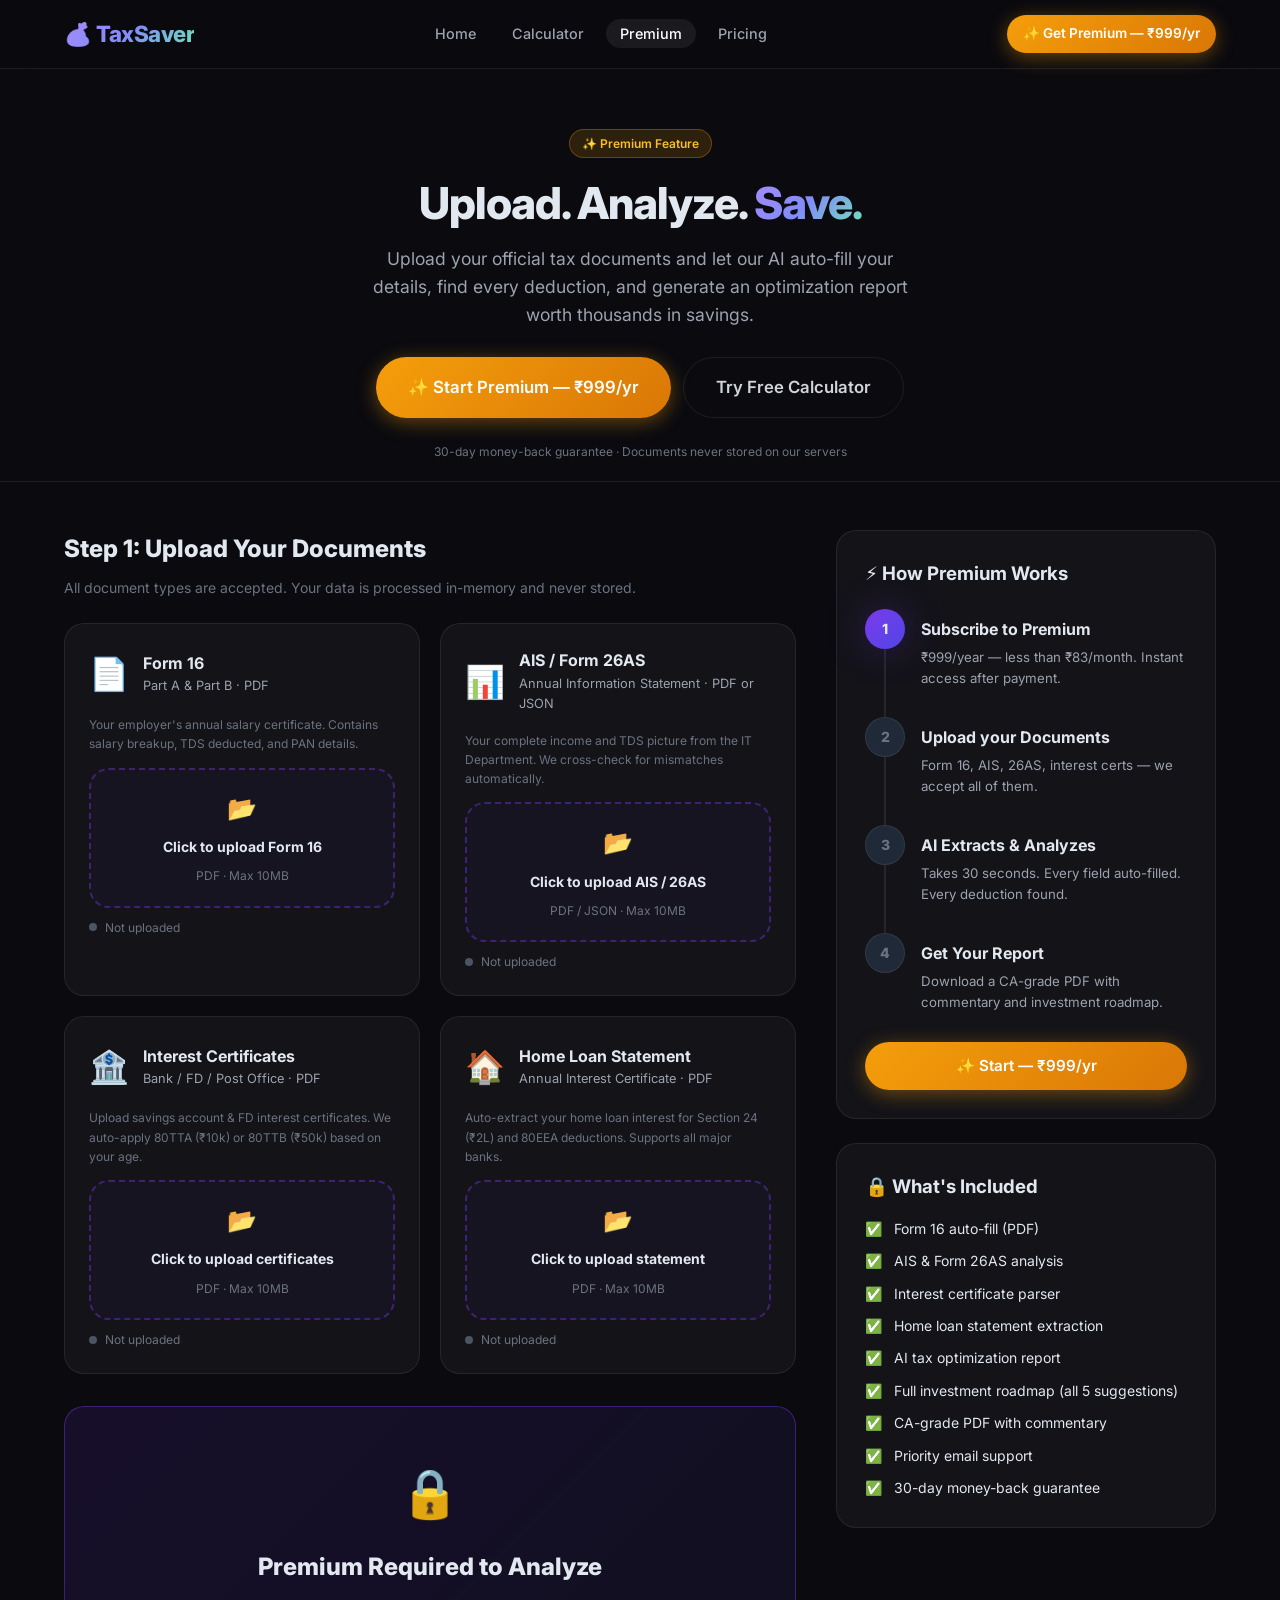
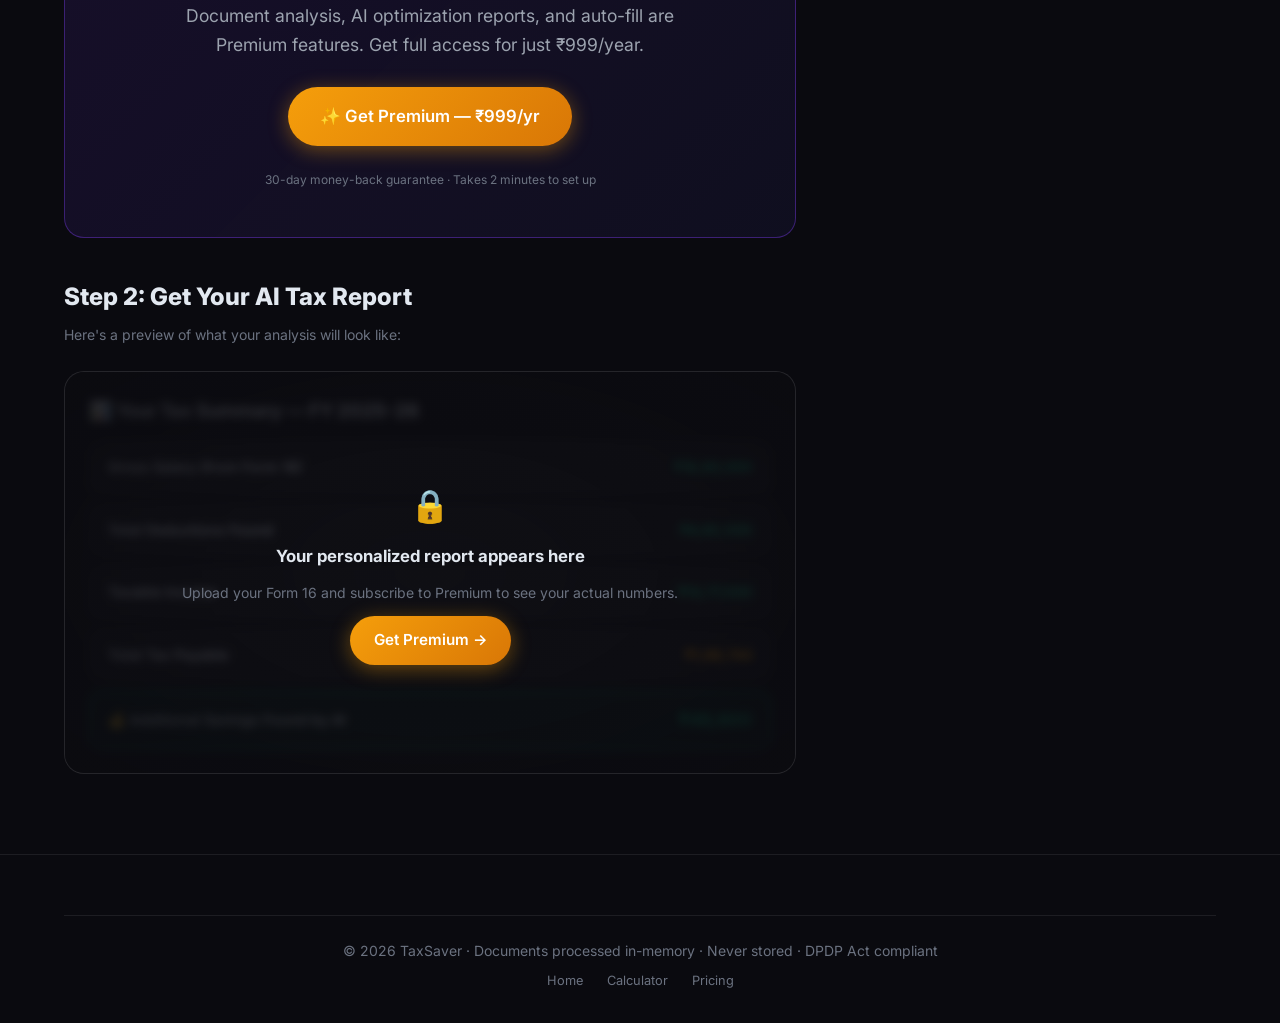
<file: new-website/premium.html>
<!DOCTYPE html>
<html lang="en">
<head>
  <meta charset="UTF-8">
  <meta name="viewport" content="width=device-width, initial-scale=1.0">
  <title>TaxSaver Premium — Upload Documents & Get AI Tax Insights</title>
  <meta name="description" content="Upload Form 16, AIS, Form 26AS and interest certificates. Get AI-powered tax optimization and a CA-grade PDF report.">
  <link rel="stylesheet" href="styles.css">
  <style>
    .doc-grid { display: grid; grid-template-columns: repeat(2, 1fr); gap: 20px; margin-bottom: 32px; }
    .doc-card {
      background: var(--bg-card);
      border: 1px solid var(--border);
      border-radius: var(--radius-lg);
      padding: 24px;
      transition: all 0.25s;
    }
    .doc-card.uploaded { border-color: var(--brand-green); background: rgba(16,185,129,0.06); }
    .doc-card-header { display: flex; align-items: center; gap: 14px; margin-bottom: 16px; }
    .doc-icon { font-size: 2rem; }
    .doc-title { font-weight: 700; font-size: 1rem; }
    .doc-subtitle { font-size: 0.8rem; color: var(--gray-400); }
    .doc-status { display: flex; align-items: center; gap: 8px; font-size: 0.8rem; margin-top: 10px; }
    .dot { width: 8px; height: 8px; border-radius: 50%; background: var(--gray-600); flex-shrink: 0; }
    .dot.ready { background: var(--brand-green); }

    .insight-teaser { position: relative; }
    .insight-rows { display: flex; flex-direction: column; gap: 10px; }
    .insight-row {
      display: flex; align-items: center; justify-content: space-between;
      padding: 14px 18px;
      background: var(--bg-card);
      border: 1px solid var(--border);
      border-radius: var(--radius-md);
    }
    .insight-label { font-size: 0.875rem; font-weight: 600; }
    .insight-value { font-size: 0.875rem; font-weight: 700; color: var(--brand-green); }

    .timeline { display: flex; flex-direction: column; gap: 0; }
    .timeline-item { display: flex; gap: 16px; padding-bottom: 28px; position: relative; }
    .timeline-item:not(:last-child)::before {
      content: '';
      position: absolute;
      left: 19px; top: 40px;
      width: 2px; bottom: 0;
      background: var(--border);
    }
    .timeline-num {
      width: 40px; height: 40px; flex-shrink: 0;
      border-radius: 50%;
      display: flex; align-items: center; justify-content: center;
      font-weight: 800; font-size: 0.875rem;
      z-index: 1;
    }
    .timeline-num.done { background: var(--brand-green); box-shadow: 0 0 14px rgba(16,185,129,0.4); }
    .timeline-num.active { background: linear-gradient(135deg, var(--brand-purple), var(--brand-indigo)); box-shadow: var(--shadow-glow); }
    .timeline-num.locked { background: var(--gray-800); color: var(--gray-500); border: 1px solid var(--border); }
    .timeline-content { padding-top: 8px; }
    .timeline-title { font-weight: 700; margin-bottom: 4px; }
    .timeline-desc { font-size: 0.83rem; color: var(--gray-400); }
  </style>
</head>
<body>

<!-- ── Navbar ─────────────────────────────────────────── -->
<nav class="navbar">
  <div class="container navbar-inner">
    <a href="index.html" class="navbar-logo gradient-text">💰 TaxSaver</a>
    <ul class="navbar-links">
      <li><a href="index.html">Home</a></li>
      <li><a href="app.html">Calculator</a></li>
      <li><a href="premium.html" class="active">Premium</a></li>
      <li><a href="pricing.html">Pricing</a></li>
    </ul>
    <div class="navbar-cta">
      <a href="pricing.html" class="btn btn-premium btn-sm">✨ Get Premium — ₹999/yr</a>
    </div>
  </div>
</nav>

<!-- ── Hero ───────────────────────────────────────────── -->
<section style="padding: 60px 0 20px; text-align: center; border-bottom: 1px solid var(--border);">
  <div class="container-sm">
    <span class="badge badge-premium" style="margin-bottom:20px; display:inline-block;">✨ Premium Feature</span>
    <h1 class="section-title" style="margin-bottom:16px;">Upload. Analyze. <span class="gradient-text">Save.</span></h1>
    <p class="section-subtitle">Upload your official tax documents and let our AI auto-fill your details, find every deduction, and generate an optimization report worth thousands in savings.</p>
    <div style="display:flex; gap:12px; justify-content:center; flex-wrap:wrap; margin-top:28px;">
      <a href="pricing.html" class="btn btn-premium btn-lg">✨ Start Premium — ₹999/yr</a>
      <a href="app.html" class="btn btn-outline btn-lg">Try Free Calculator</a>
    </div>
    <p class="text-xs text-muted mt-md">30-day money-back guarantee · Documents never stored on our servers</p>
  </div>
</section>

<!-- ── Main Content ────────────────────────────────────── -->
<div class="container" style="padding-top: 48px; padding-bottom: 80px;">
  <div style="display: grid; grid-template-columns: 1fr 380px; gap: 40px; align-items: start;">

    <!-- Left: Upload & Insights -->
    <div>
      <!-- Step 1: Upload Documents -->
      <h2 style="font-weight:800; margin-bottom:8px;">Step 1: Upload Your Documents</h2>
      <p class="text-sm text-muted mb-md">All document types are accepted. Your data is processed in-memory and never stored.</p>

      <div class="doc-grid">
        <!-- Form 16 -->
        <div class="doc-card" id="card-f16" onclick="handleUploadClick('f16')">
          <div class="doc-card-header">
            <div class="doc-icon">📄</div>
            <div>
              <div class="doc-title">Form 16</div>
              <div class="doc-subtitle">Part A & Part B · PDF</div>
            </div>
          </div>
          <p class="text-xs text-muted" style="margin-bottom:14px;">Your employer's annual salary certificate. Contains salary breakup, TDS deducted, and PAN details.</p>
          <label style="cursor:pointer; display:block;">
            <input type="file" accept=".pdf" style="display:none;" onchange="simulateUpload(this, 'f16')" id="file-f16">
            <div class="upload-zone" style="padding:20px;">
              <div style="font-size:1.5rem; margin-bottom:8px;" id="icon-f16">📂</div>
              <div class="upload-title text-sm" id="label-f16">Click to upload Form 16</div>
              <div class="upload-accept">PDF · Max 10MB</div>
            </div>
          </label>
          <div class="doc-status"><div class="dot" id="dot-f16"></div><span id="status-f16" class="text-xs text-muted">Not uploaded</span></div>
        </div>

        <!-- AIS -->
        <div class="doc-card" id="card-ais" onclick="handleUploadClick('ais')">
          <div class="doc-card-header">
            <div class="doc-icon">📊</div>
            <div>
              <div class="doc-title">AIS / Form 26AS</div>
              <div class="doc-subtitle">Annual Information Statement · PDF or JSON</div>
            </div>
          </div>
          <p class="text-xs text-muted" style="margin-bottom:14px;">Your complete income and TDS picture from the IT Department. We cross-check for mismatches automatically.</p>
          <label style="cursor:pointer; display:block;">
            <input type="file" accept=".pdf,.json" style="display:none;" onchange="simulateUpload(this, 'ais')" id="file-ais">
            <div class="upload-zone" style="padding:20px;">
              <div style="font-size:1.5rem; margin-bottom:8px;" id="icon-ais">📂</div>
              <div class="upload-title text-sm" id="label-ais">Click to upload AIS / 26AS</div>
              <div class="upload-accept">PDF / JSON · Max 10MB</div>
            </div>
          </label>
          <div class="doc-status"><div class="dot" id="dot-ais"></div><span id="status-ais" class="text-xs text-muted">Not uploaded</span></div>
        </div>

        <!-- Interest Certs -->
        <div class="doc-card" id="card-int" onclick="handleUploadClick('int')">
          <div class="doc-card-header">
            <div class="doc-icon">🏦</div>
            <div>
              <div class="doc-title">Interest Certificates</div>
              <div class="doc-subtitle">Bank / FD / Post Office · PDF</div>
            </div>
          </div>
          <p class="text-xs text-muted" style="margin-bottom:14px;">Upload savings account & FD interest certificates. We auto-apply 80TTA (₹10k) or 80TTB (₹50k) based on your age.</p>
          <label style="cursor:pointer; display:block;">
            <input type="file" accept=".pdf" style="display:none;" onchange="simulateUpload(this, 'int')" id="file-int">
            <div class="upload-zone" style="padding:20px;">
              <div style="font-size:1.5rem; margin-bottom:8px;" id="icon-int">📂</div>
              <div class="upload-title text-sm" id="label-int">Click to upload certificates</div>
              <div class="upload-accept">PDF · Max 10MB</div>
            </div>
          </label>
          <div class="doc-status"><div class="dot" id="dot-int"></div><span id="status-int" class="text-xs text-muted">Not uploaded</span></div>
        </div>

        <!-- Home Loan -->
        <div class="doc-card" id="card-hl" onclick="handleUploadClick('hl')">
          <div class="doc-card-header">
            <div class="doc-icon">🏠</div>
            <div>
              <div class="doc-title">Home Loan Statement</div>
              <div class="doc-subtitle">Annual Interest Certificate · PDF</div>
            </div>
          </div>
          <p class="text-xs text-muted" style="margin-bottom:14px;">Auto-extract your home loan interest for Section 24 (₹2L) and 80EEA deductions. Supports all major banks.</p>
          <label style="cursor:pointer; display:block;">
            <input type="file" accept=".pdf" style="display:none;" onchange="simulateUpload(this, 'hl')" id="file-hl">
            <div class="upload-zone" style="padding:20px;">
              <div style="font-size:1.5rem; margin-bottom:8px;" id="icon-hl">📂</div>
              <div class="upload-title text-sm" id="label-hl">Click to upload statement</div>
              <div class="upload-accept">PDF · Max 10MB</div>
            </div>
          </label>
          <div class="doc-status"><div class="dot" id="dot-hl"></div><span id="status-hl" class="text-xs text-muted">Not uploaded</span></div>
        </div>
      </div>

      <!-- Premium Gate -->
      <div class="card" style="background: linear-gradient(135deg, rgba(124,58,237,0.12), rgba(79,70,229,0.08)); border-color: rgba(124,58,237,0.4); text-align:center; padding:48px 36px;">
        <div style="font-size:3rem; margin-bottom:16px;">🔒</div>
        <h2 style="font-weight:800; margin-bottom:12px;">Premium Required to Analyze</h2>
        <p class="section-subtitle" style="margin-bottom:28px;">Document analysis, AI optimization reports, and auto-fill are Premium features. Get full access for just ₹999/year.</p>
        <a href="pricing.html" class="btn btn-premium btn-lg">✨ Get Premium — ₹999/yr</a>
        <p class="text-xs text-muted mt-md">30-day money-back guarantee · Takes 2 minutes to set up</p>
      </div>

      <!-- What you'll get (blurred preview) -->
      <div style="margin-top:40px;">
        <h2 style="font-weight:800; margin-bottom:8px;">Step 2: Get Your AI Tax Report</h2>
        <p class="text-sm text-muted mb-md">Here's a preview of what your analysis will look like:</p>

        <div class="insight-teaser card" style="position:relative; overflow:hidden; padding:0;">
          <!-- Blurred content -->
          <div style="padding:24px; filter:blur(5px); pointer-events:none; user-select:none;">
            <h3 style="font-weight:700; margin-bottom:16px;">📊 Your Tax Summary — FY 2025-26</h3>
            <div class="insight-rows">
              <div class="insight-row"><span class="insight-label">Gross Salary (from Form 16)</span><span class="insight-value">₹18,60,000</span></div>
              <div class="insight-row"><span class="insight-label">Total Deductions Found</span><span class="insight-value">₹4,82,500</span></div>
              <div class="insight-row"><span class="insight-label">Taxable Income</span><span class="insight-value">₹13,77,500</span></div>
              <div class="insight-row"><span class="insight-label">Total Tax Payable</span><span class="insight-value" style="color:var(--brand-amber)">₹1,98,744</span></div>
              <div class="insight-row" style="border-color:var(--brand-green); background:rgba(16,185,129,0.08);"><span class="insight-label fw-bold">💰 Additional Savings Found by AI</span><span class="insight-value" style="font-size:1.1rem;">₹46,800</span></div>
            </div>
          </div>
          <!-- Overlay -->
          <div style="position:absolute; inset:0; display:flex; flex-direction:column; align-items:center; justify-content:center; background:radial-gradient(ellipse at center, rgba(10,10,15,0.7) 0%, rgba(10,10,15,0.9) 100%); z-index:5; gap:12px; padding:24px; text-align:center;">
            <div style="font-size:2rem;">🔒</div>
            <div style="font-weight:700; font-size:1.05rem;">Your personalized report appears here</div>
            <p class="text-sm text-muted">Upload your Form 16 and subscribe to Premium to see your actual numbers.</p>
            <a href="pricing.html" class="btn btn-premium">Get Premium →</a>
          </div>
        </div>
      </div>
    </div>

    <!-- Right: How it works + Checklist -->
    <div style="position:sticky; top:130px;">
      <div class="card" style="margin-bottom:24px;">
        <h3 style="font-weight:700; margin-bottom:20px;">⚡ How Premium Works</h3>
        <div class="timeline">
          <div class="timeline-item">
            <div class="timeline-num active">1</div>
            <div class="timeline-content">
              <div class="timeline-title">Subscribe to Premium</div>
              <div class="timeline-desc">₹999/year — less than ₹83/month. Instant access after payment.</div>
            </div>
          </div>
          <div class="timeline-item">
            <div class="timeline-num locked">2</div>
            <div class="timeline-content">
              <div class="timeline-title">Upload your Documents</div>
              <div class="timeline-desc">Form 16, AIS, 26AS, interest certs — we accept all of them.</div>
            </div>
          </div>
          <div class="timeline-item">
            <div class="timeline-num locked">3</div>
            <div class="timeline-content">
              <div class="timeline-title">AI Extracts & Analyzes</div>
              <div class="timeline-desc">Takes 30 seconds. Every field auto-filled. Every deduction found.</div>
            </div>
          </div>
          <div class="timeline-item">
            <div class="timeline-num locked">4</div>
            <div class="timeline-content">
              <div class="timeline-title">Get Your Report</div>
              <div class="timeline-desc">Download a CA-grade PDF with commentary and investment roadmap.</div>
            </div>
          </div>
        </div>
        <a href="pricing.html" class="btn btn-premium w-full">✨ Start — ₹999/yr</a>
      </div>

      <div class="card">
        <h3 style="font-weight:700; margin-bottom:16px;">🔒 What's Included</h3>
        <ul style="list-style:none; display:flex; flex-direction:column; gap:10px;">
          <li class="d-flex align-center gap-sm text-sm"><span>✅</span> Form 16 auto-fill (PDF)</li>
          <li class="d-flex align-center gap-sm text-sm"><span>✅</span> AIS & Form 26AS analysis</li>
          <li class="d-flex align-center gap-sm text-sm"><span>✅</span> Interest certificate parser</li>
          <li class="d-flex align-center gap-sm text-sm"><span>✅</span> Home loan statement extraction</li>
          <li class="d-flex align-center gap-sm text-sm"><span>✅</span> AI tax optimization report</li>
          <li class="d-flex align-center gap-sm text-sm"><span>✅</span> Full investment roadmap (all 5 suggestions)</li>
          <li class="d-flex align-center gap-sm text-sm"><span>✅</span> CA-grade PDF with commentary</li>
          <li class="d-flex align-center gap-sm text-sm"><span>✅</span> Priority email support</li>
          <li class="d-flex align-center gap-sm text-sm"><span>✅</span> 30-day money-back guarantee</li>
        </ul>
      </div>
    </div>

  </div>
</div>

<!-- ── Footer ──────────────────────────────────────────── -->
<footer class="footer" style="margin-top:0;">
  <div class="container">
    <div class="footer-bottom" style="justify-content:center; flex-direction:column; text-align:center; gap:8px;">
      <span class="text-muted text-sm">© 2026 TaxSaver · Documents processed in-memory · Never stored · DPDP Act compliant</span>
      <div style="display:flex; gap:24px; justify-content:center;">
        <a href="index.html" style="color:var(--gray-500); font-size:0.8rem;">Home</a>
        <a href="app.html" style="color:var(--gray-500); font-size:0.8rem;">Calculator</a>
        <a href="pricing.html" style="color:var(--gray-500); font-size:0.8rem;">Pricing</a>
      </div>
    </div>
  </div>
</footer>

<script>
function handleUploadClick(id) {
  document.getElementById('file-' + id).click();
}

function simulateUpload(input, id) {
  if (!input.files.length) return;
  const file = input.files[0];

  // Show uploading state
  document.getElementById('label-' + id).textContent = 'Processing...';
  document.getElementById('icon-' + id).textContent = '⏳';

  setTimeout(() => {
    // Redirect to pricing since premium is required
    document.getElementById('icon-' + id).textContent = '⚠️';
    document.getElementById('label-' + id).textContent = file.name;
    document.getElementById('dot-' + id).classList.add('ready');
    document.getElementById('status-' + id).textContent = 'Uploaded — Premium needed to analyze';
    document.getElementById('status-' + id).style.color = '#fbbf24';
  }, 1200);
}
</script>
</body>
</html>
</file>
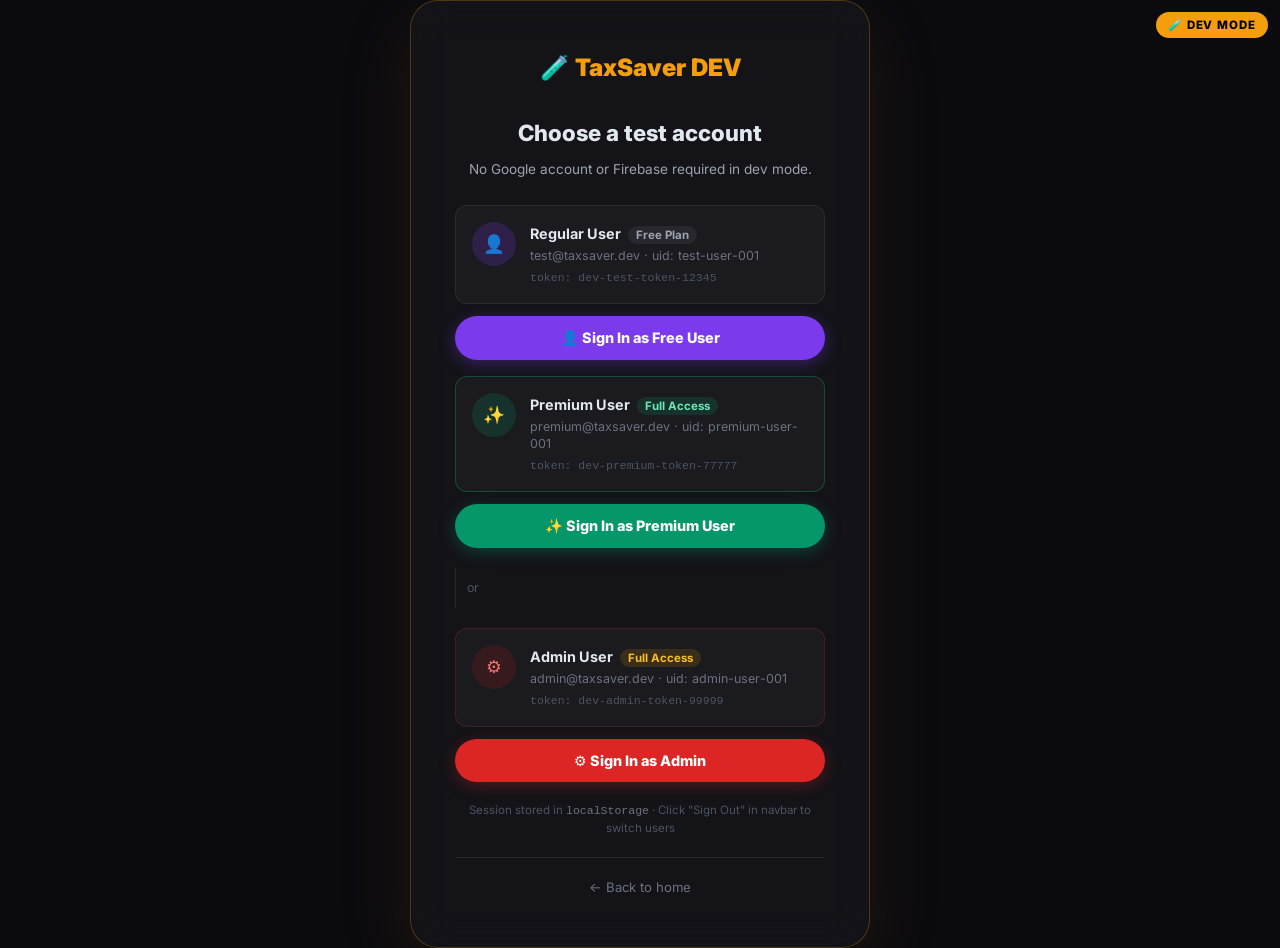
<file: dev/website/admin.html>
<!DOCTYPE html>
<html lang="en">
<head>
  <meta charset="UTF-8">
  <meta name="viewport" content="width=device-width, initial-scale=1.0">
  <title>⚙️ Admin Panel — TaxSaver</title>
  <link rel="stylesheet" href="styles.css">
  <style>
    body { padding-top: 32px; } /* space for admin banner */
    .dev-badge { position:fixed; top:0; right:12px; background:#f59e0b; color:#000; font-size:0.72rem; font-weight:800; padding:4px 12px; border-radius:0 0 8px 8px; letter-spacing:0.08em; text-transform:uppercase; z-index:10000; }
    .stat-grid { display:grid; grid-template-columns:repeat(auto-fit, minmax(180px, 1fr)); gap:16px; margin-bottom:32px; }
    .stat-card { background:var(--bg-card); border:1px solid var(--border); border-radius:var(--radius-lg); padding:20px 22px; }
    .stat-label { font-size:0.72rem; font-weight:700; text-transform:uppercase; letter-spacing:0.1em; color:var(--gray-500); margin-bottom:8px; }
    .stat-value { font-size:2rem; font-weight:900; letter-spacing:-1px; }
    .stat-sub { font-size:0.78rem; color:var(--gray-500); margin-top:4px; }
    .stat-card.green { border-color:rgba(16,185,129,0.3); }
    .stat-card.green .stat-value { color:var(--brand-green-light); }
    .stat-card.purple { border-color:rgba(124,58,237,0.3); }
    .stat-card.purple .stat-value { color:var(--brand-purple-light); }
    .stat-card.amber { border-color:rgba(245,158,11,0.3); }
    .stat-card.amber .stat-value { color:#fbbf24; }
    .stat-card.blue { border-color:rgba(59,130,246,0.3); }
    .stat-card.blue .stat-value { color:#60a5fa; }

    .section-card { background:var(--bg-card); border:1px solid var(--border); border-radius:var(--radius-lg); padding:24px; margin-bottom:24px; }
    .section-card h3 { font-weight:700; font-size:1rem; margin-bottom:18px; display:flex; align-items:center; gap:8px; }

    .user-table { width:100%; border-collapse:collapse; }
    .user-table th { font-size:0.72rem; font-weight:700; text-transform:uppercase; letter-spacing:0.08em; color:var(--gray-500); padding:8px 12px; text-align:left; border-bottom:1px solid var(--border); }
    .user-table td { padding:12px 12px; font-size:0.85rem; border-bottom:1px solid rgba(255,255,255,0.04); vertical-align:middle; }
    .user-table tr:hover td { background: rgba(255,255,255,0.02); }
    .user-table tr:last-child td { border-bottom:none; }

    .badge-premium { background:rgba(16,185,129,0.15); color:var(--brand-green-light); border:1px solid rgba(16,185,129,0.3); font-size:0.7rem; font-weight:700; padding:3px 10px; border-radius:20px; }
    .badge-free { background:rgba(156,163,175,0.1); color:var(--gray-500); border:1px solid rgba(156,163,175,0.2); font-size:0.7rem; font-weight:700; padding:3px 10px; border-radius:20px; }
    .badge-admin { background:rgba(245,158,11,0.15); color:#fbbf24; border:1px solid rgba(245,158,11,0.3); font-size:0.7rem; font-weight:700; padding:3px 10px; border-radius:20px; }

    .toggle-btn { font-size:0.75rem; padding:5px 12px; border-radius:20px; border:none; cursor:pointer; font-weight:700; transition:all 0.2s; }
    .toggle-btn.revoke { background:rgba(239,68,68,0.12); color:#f87171; border:1px solid rgba(239,68,68,0.3); }
    .toggle-btn.grant  { background:rgba(16,185,129,0.12); color:var(--brand-green-light); border:1px solid rgba(16,185,129,0.3); }
    .toggle-btn:hover { transform:scale(1.04); }
    .toggle-btn:disabled { opacity:0.4; cursor:not-allowed; transform:none; }

    .mini-chart { display:flex; align-items:flex-end; gap:4px; height:40px; }
    .bar { border-radius:3px 3px 0 0; flex:1; min-width:8px; opacity:0.8; }

    .access-denied { text-align:center; padding:80px 24px; }
    .access-denied .icon { font-size:4rem; margin-bottom:16px; }
  </style>
</head>
<body>

<div class="dev-badge">⚙️ ADMIN</div>

<!-- Navbar -->
<nav class="navbar" style="top:32px;">
  <div class="container navbar-inner">
    <a href="index.html" style="font-size:1.1rem; font-weight:900; color:#f59e0b;">🧪 TaxSaver DEV</a>
    <ul class="navbar-links">
      <li><a href="index.html">Home</a></li>
      <li><a href="app.html">Calculator</a></li>
      <li><a href="premium.html">Premium</a></li>
      <li><a href="pricing.html">Pricing</a></li>
      <li><a href="admin.html" class="active" style="color:#f59e0b;">⚙️ Admin</a></li>
    </ul>
    <div class="navbar-cta" style="gap:10px;">
      <div id="navAvatar" title="" style="display:none; width:36px; height:36px; border-radius:50%; background:linear-gradient(135deg,#dc2626,#b91c1c); align-items:center; justify-content:center; font-weight:700; font-size:0.85rem; overflow:hidden; cursor:pointer;">
        <img src="" style="width:100%; height:100%; object-fit:cover; display:none;" alt="Avatar">
        <span class="initials">A</span>
      </div>
      <a href="login.html" id="navAuthBtn" class="btn btn-outline btn-sm">Sign In</a>
    </div>
  </div>
</nav>

<!-- Access Denied (shown if not admin) -->
<div id="accessDenied" class="container access-denied" style="display:none;">
  <div class="icon">🚫</div>
  <h2 style="font-weight:800; margin-bottom:12px;">Admin Access Required</h2>
  <p class="text-muted" style="margin-bottom:24px;">You must be signed in as an admin to view this page.</p>
  <a href="login.html?role=admin" class="btn btn-premium">Sign In as Admin →</a>
</div>

<!-- Admin Dashboard (shown only to admins) -->
<div id="adminDashboard" style="display:none;">
<div class="container" style="padding-top:40px; padding-bottom:80px;">

  <!-- Header -->
  <div style="display:flex; align-items:center; justify-content:space-between; margin-bottom:32px;">
    <div>
      <span class="badge" style="background:rgba(245,158,11,0.15); color:#f59e0b; border-color:rgba(245,158,11,0.3); margin-bottom:10px; display:inline-block;">⚙️ Admin Panel</span>
      <h1 style="font-weight:900; font-size:1.8rem; margin:0;">TaxSaver Dashboard</h1>
      <p class="text-sm text-muted mt-sm">Real-time overview of users, revenue, and premium conversions</p>
    </div>
    <div style="display:flex; gap:10px;">
      <button class="btn btn-outline btn-sm" onclick="refreshAll()">🔄 Refresh</button>
      <a href="test.html" class="btn btn-outline btn-sm">🧪 E2E Tests</a>
    </div>
  </div>

  <!-- Stats Row -->
  <div class="stat-grid" id="statsGrid">
    <div class="stat-card"><div class="stat-label">Total Users</div><div class="stat-value" id="statTotal">—</div><div class="stat-sub">All time registrations</div></div>
    <div class="stat-card green"><div class="stat-label">Premium Users</div><div class="stat-value" id="statPremium">—</div><div class="stat-sub" id="statConversion">—</div></div>
    <div class="stat-card purple"><div class="stat-label">Annual Revenue (ARR)</div><div class="stat-value" id="statARR">—</div><div class="stat-sub" id="statMRR">—</div></div>
    <div class="stat-card amber"><div class="stat-label">Free Users</div><div class="stat-value" id="statFree">—</div><div class="stat-sub">Upgrade opportunity</div></div>
    <div class="stat-card blue"><div class="stat-label">New This Month</div><div class="stat-value" id="statNew">—</div><div class="stat-sub" id="statChurn">—</div></div>
  </div>

  <div style="display:grid; grid-template-columns:2fr 1fr; gap:24px;">
    <!-- User Table -->
    <div class="section-card">
      <h3>👥 All Users <span id="userCountBadge" class="badge" style="margin-left:4px;"></span></h3>
      <div style="overflow-x:auto;">
        <table class="user-table">
          <thead>
            <tr>
              <th>User</th>
              <th>UID</th>
              <th>Joined</th>
              <th>Status</th>
              <th>Last Payment</th>
              <th>Action</th>
            </tr>
          </thead>
          <tbody id="userTableBody">
            <tr><td colspan="6" style="text-align:center; color:var(--gray-600); padding:24px;">Loading users...</td></tr>
          </tbody>
        </table>
      </div>
    </div>

    <!-- Right column -->
    <div>
      <!-- Conversion Funnel -->
      <div class="section-card">
        <h3>📊 Conversion</h3>
        <div id="funnelChart" style="display:flex; flex-direction:column; gap:10px;"></div>
      </div>

      <!-- Quick Actions -->
      <div class="section-card">
        <h3>⚡ Quick Actions</h3>
        <div style="display:flex; flex-direction:column; gap:8px;">
          <button class="btn btn-outline btn-sm" onclick="viewAs('regular')">👤 View site as Free User</button>
          <button class="btn btn-outline btn-sm" onclick="viewAs('premium')">✨ View site as Premium User</button>
          <a href="test.html" class="btn btn-outline btn-sm" style="text-align:center;">🧪 Run E2E Test Suite</a>
          <button class="btn btn-sm" style="background:rgba(239,68,68,0.12); color:#f87171; border:1px solid rgba(239,68,68,0.3);" onclick="resetTestUser()">🔁 Reset Test User to Free</button>
        </div>
      </div>

      <!-- System Health -->
      <div class="section-card">
        <h3>🖥️ System Health</h3>
        <div style="display:flex; flex-direction:column; gap:8px; font-size:0.85rem;">
          <div style="display:flex; justify-content:space-between;">
            <span class="text-muted">Mock API</span>
            <span id="healthStatus" style="font-weight:600;">Checking...</span>
          </div>
          <div style="display:flex; justify-content:space-between;">
            <span class="text-muted">Auth</span>
            <span style="color:var(--brand-green-light); font-weight:600;">✅ Firebase (Mock)</span>
          </div>
          <div style="display:flex; justify-content:space-between;">
            <span class="text-muted">Payments</span>
            <span style="color:var(--brand-green-light); font-weight:600;">✅ Razorpay (Mock)</span>
          </div>
          <div style="display:flex; justify-content:space-between;">
            <span class="text-muted">Database</span>
            <span style="color:var(--brand-green-light); font-weight:600;">✅ Firestore (Mock)</span>
          </div>
        </div>
      </div>
    </div>
  </div>

</div>
</div>

<script type="module">
import { initAuthState, getIdToken } from './auth.js';

const API = 'http://localhost:3001';
let adminToken = null;

initAuthState({
  requireAuth: true,
  onSignedIn: async (user, isPremium, isAdmin) => {
    if (!isAdmin) {
      document.getElementById('accessDenied').style.display = 'block';
      return;
    }
    adminToken = await user.getIdToken();
    document.getElementById('adminDashboard').style.display = 'block';
    await refreshAll();
  },
  onSignedOut: () => {
    document.getElementById('accessDenied').style.display = 'block';
  }
});

async function apiGet(path) {
  const res = await fetch(`${API}${path}`, { headers: { Authorization: `Bearer ${adminToken}` } });
  return res.json();
}
async function apiPost(path, body) {
  const res = await fetch(`${API}${path}`, { method: 'POST', headers: { Authorization: `Bearer ${adminToken}`, 'Content-Type': 'application/json' }, body: JSON.stringify(body) });
  return res.json();
}

window.refreshAll = async function() {
  loadStats();
  loadUsers();
  checkHealth();
};

async function loadStats() {
  try {
    const s = await apiGet('/api/admin/stats');
    document.getElementById('statTotal').textContent   = s.totalUsers;
    document.getElementById('statPremium').textContent = s.premiumUsers;
    document.getElementById('statConversion').textContent = `Conversion: ${s.conversionRate}`;
    document.getElementById('statARR').textContent = `₹${(s.arr).toLocaleString('en-IN')}`;
    document.getElementById('statMRR').textContent = `MRR ₹${(s.mrr).toLocaleString('en-IN')}/mo`;
    document.getElementById('statFree').textContent  = s.freeUsers;
    document.getElementById('statNew').textContent   = `+${s.newUsersThisMonth}`;
    document.getElementById('statChurn').textContent = `Churn: ${s.churnRate}`;

    // Funnel chart
    const rate = parseFloat(s.conversionRate);
    document.getElementById('funnelChart').innerHTML = `
      <div>
        <div style="display:flex;justify-content:space-between;font-size:0.78rem;margin-bottom:4px;"><span class="text-muted">All Users</span><span style="font-weight:700;">${s.totalUsers}</span></div>
        <div style="height:8px;background:rgba(124,58,237,0.3);border-radius:4px;overflow:hidden;"><div style="height:100%;width:100%;background:var(--brand-purple);border-radius:4px;"></div></div>
      </div>
      <div>
        <div style="display:flex;justify-content:space-between;font-size:0.78rem;margin-bottom:4px;"><span class="text-muted">Premium</span><span style="font-weight:700;color:var(--brand-green-light);">${s.premiumUsers}</span></div>
        <div style="height:8px;background:rgba(16,185,129,0.15);border-radius:4px;overflow:hidden;"><div style="height:100%;width:${rate}%;background:var(--brand-green);border-radius:4px;"></div></div>
      </div>
      <div style="font-size:0.78rem;color:var(--gray-500);text-align:center;padding-top:4px;">Conversion: <strong style="color:var(--brand-green-light);">${s.conversionRate}</strong> of visitors upgrade</div>
    `;
  } catch(e) {
    console.error('Stats load failed:', e);
  }
}

async function loadUsers() {
  try {
    const users = await apiGet('/api/admin/users');
    document.getElementById('userCountBadge').textContent = users.length;
    const tbody = document.getElementById('userTableBody');
    tbody.innerHTML = users.map(u => `
      <tr id="row-${u.uid}">
        <td>
          <div style="font-weight:600;">${u.name}</div>
          <div style="font-size:0.75rem;color:var(--gray-500);">${u.email}</div>
        </td>
        <td><code style="font-size:0.72rem;color:var(--gray-500);">${u.uid.slice(0,12)}…</code></td>
        <td style="color:var(--gray-400); font-size:0.82rem;">${u.joinedAt}</td>
        <td>
          ${u.uid === 'admin-user-001'
            ? '<span class="badge-admin">Admin</span>'
            : u.isPremium
              ? '<span class="badge-premium">✨ Premium</span>'
              : '<span class="badge-free">Free</span>'
          }
        </td>
        <td style="font-size:0.75rem;color:var(--gray-500);">${u.lastPaymentId || '—'}</td>
        <td>
          ${u.uid === 'admin-user-001' ? '<span style="font-size:0.75rem;color:var(--gray-600);">N/A</span>' : `
            <button class="toggle-btn ${u.isPremium ? 'revoke' : 'grant'}" id="btn-${u.uid}" onclick="togglePremium('${u.uid}')">
              ${u.isPremium ? 'Revoke' : 'Grant Premium'}
            </button>
          `}
        </td>
      </tr>
    `).join('');
  } catch(e) {
    document.getElementById('userTableBody').innerHTML = '<tr><td colspan="6" style="text-align:center;color:#f87171;">Failed to load users — is the server running?</td></tr>';
  }
}

window.togglePremium = async function(uid) {
  const btn = document.getElementById(`btn-${uid}`);
  if (btn) { btn.disabled = true; btn.textContent = '...'; }
  const updated = await apiPost('/api/admin/users/toggle-premium', { uid });
  if (updated.uid) await loadUsers(); // refresh table
};

async function checkHealth() {
  try {
    const res = await fetch(`${API}/health`);
    const d = await res.json();
    document.getElementById('healthStatus').innerHTML = `<span style="color:var(--brand-green-light);font-weight:600;">✅ ${d.status}</span>`;
  } catch {
    document.getElementById('healthStatus').innerHTML = `<span style="color:#f87171;font-weight:600;">❌ Offline</span>`;
  }
}

// View site as a specific user type by switching role
window.viewAs = function(role) {
  if (role === 'premium') {
    // Grant premium to test user first, then switch
    fetch(`${API}/api/payment/verify`, {
      method: 'POST',
      headers: { Authorization: 'Bearer dev-test-token-12345', 'Content-Type': 'application/json' },
      body: JSON.stringify({ razorpay_order_id: 'order_preview', razorpay_payment_id: 'pay_preview', razorpay_signature: 'sig_preview' })
    }).then(() => {
      localStorage.setItem('dev_auth_role', 'regular');
      window.open('premium.html', '_blank');
    });
  } else {
    fetch(`${API}/api/dev/reset`).then(() => {
      localStorage.setItem('dev_auth_role', 'regular');
      window.open('index.html', '_blank');
    });
  }
};

window.resetTestUser = async function() {
  await fetch(`${API}/api/dev/reset`);
  alert('Test user reset to Free plan.');
  loadUsers();
};
</script>
</body>
</html>
</file>
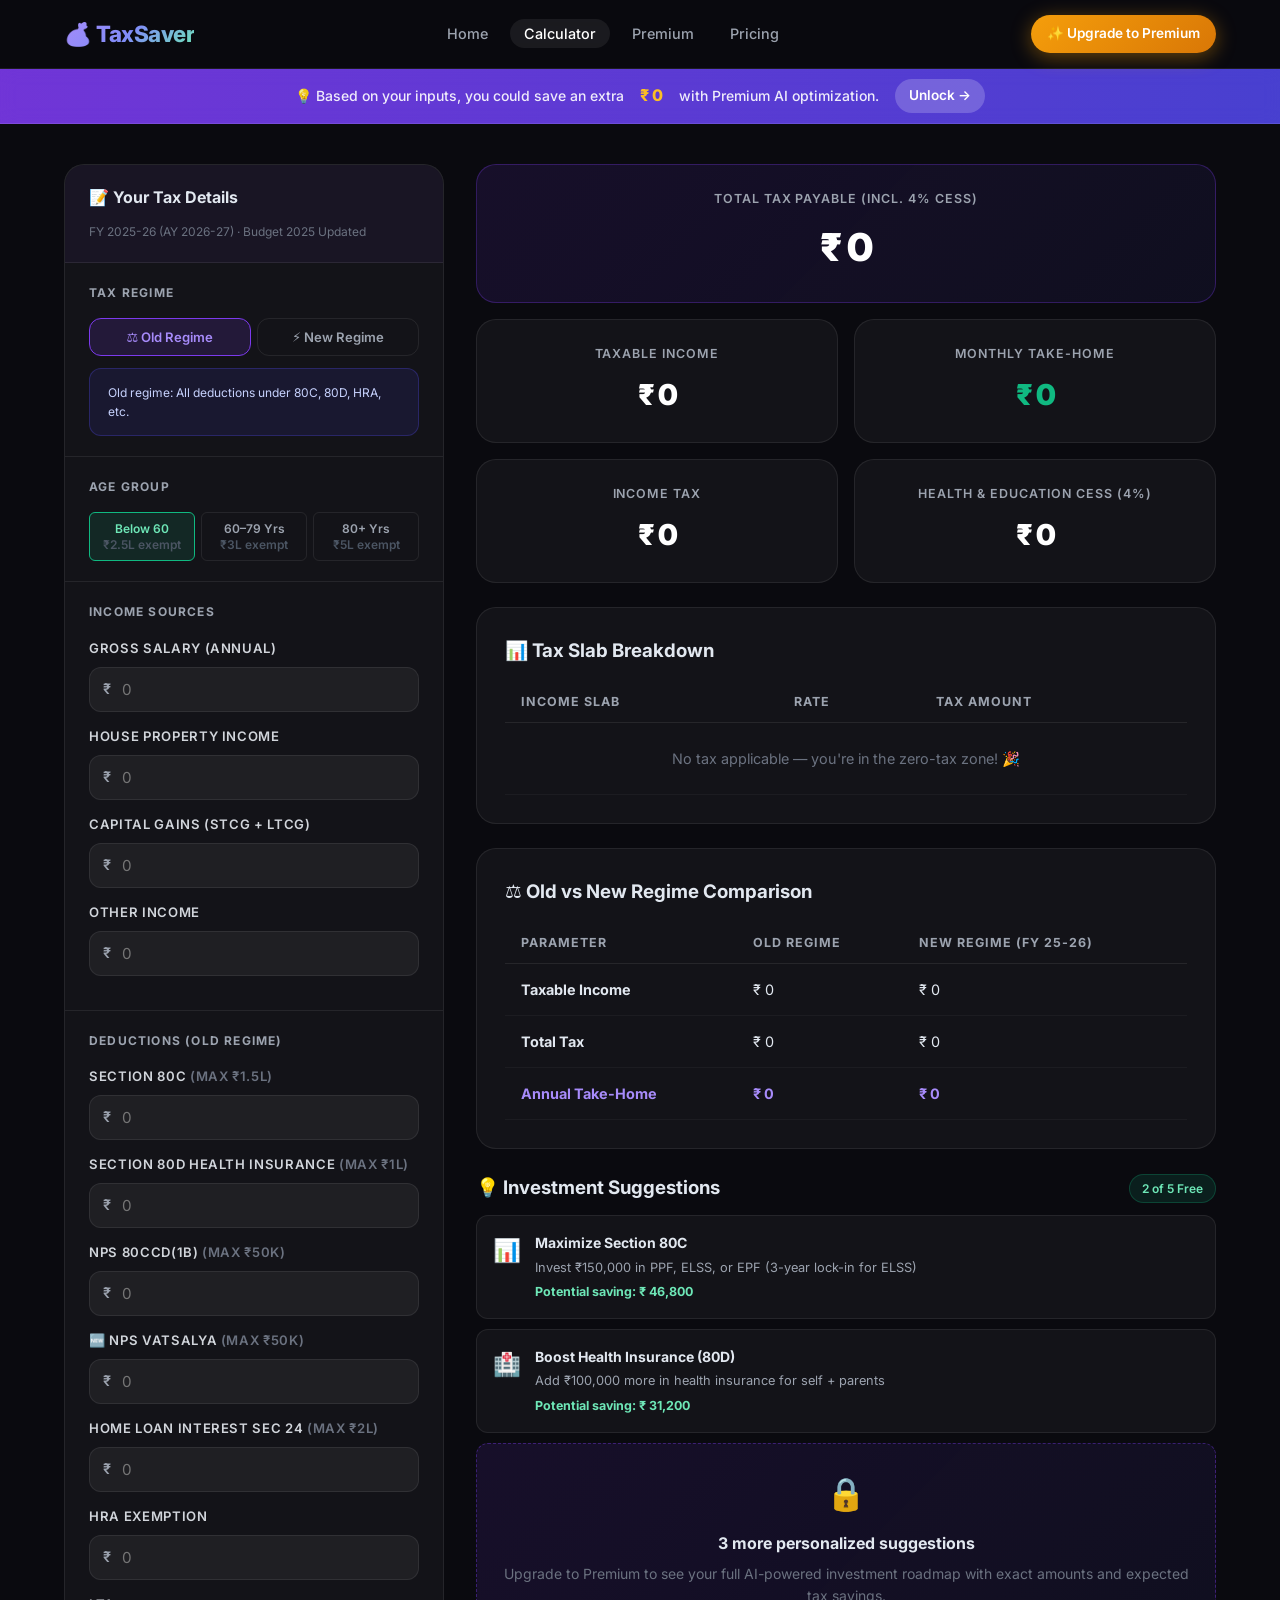
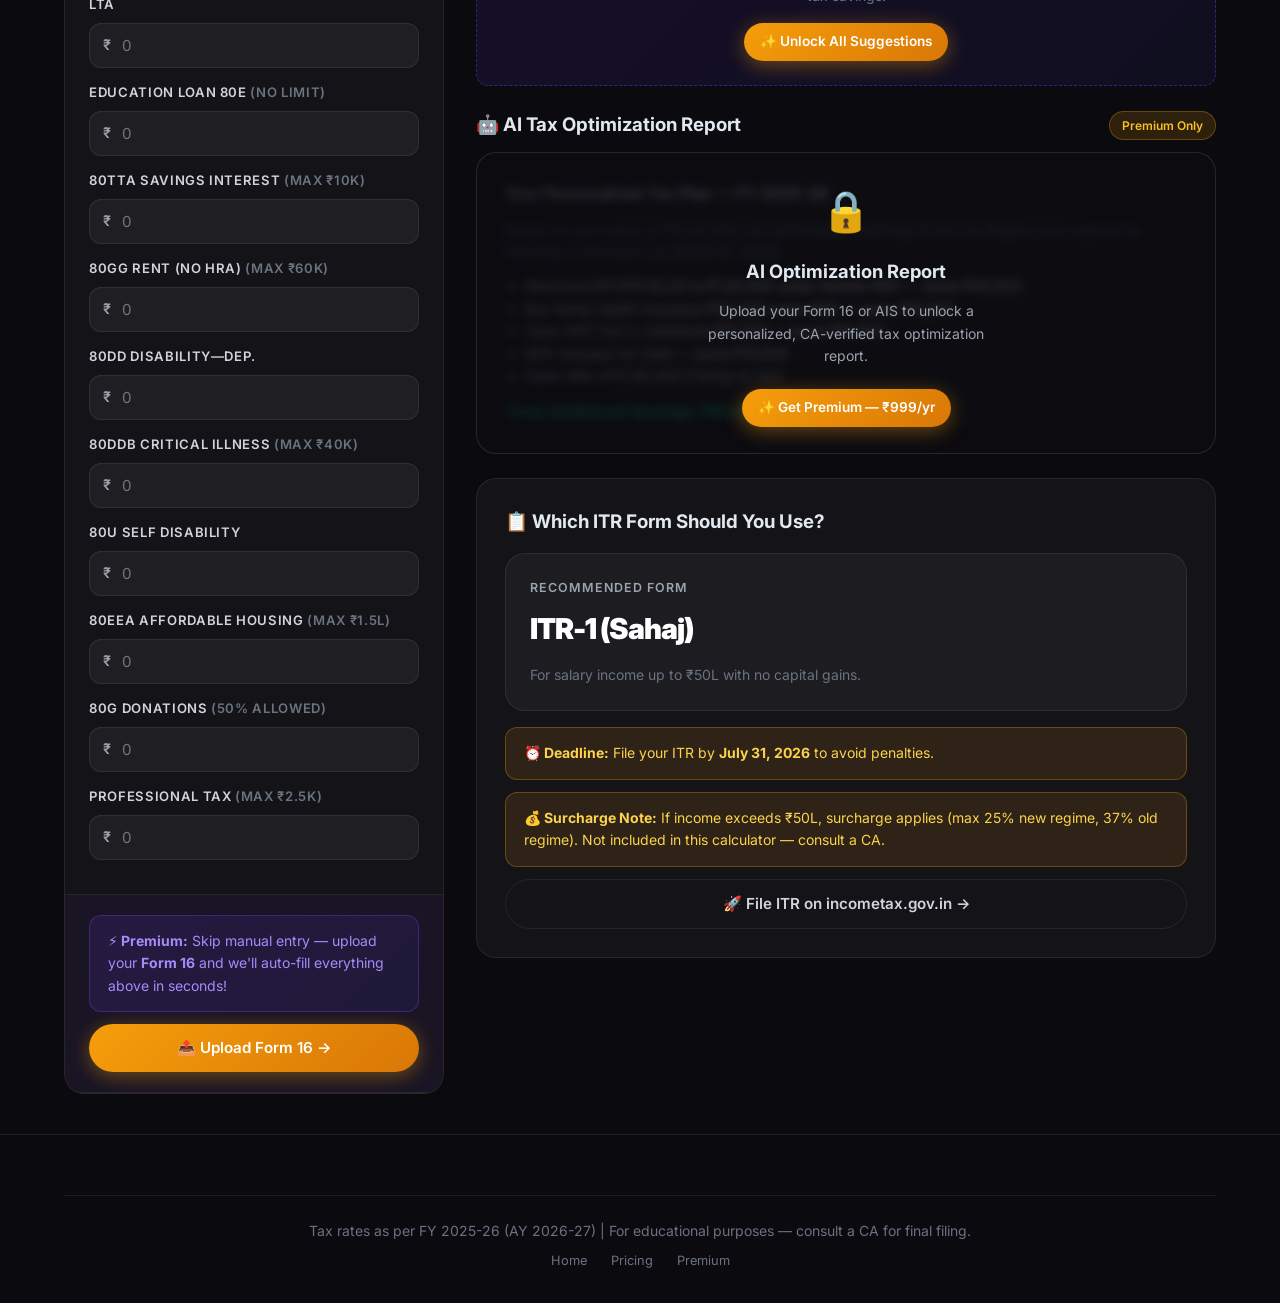
<file: dev/website/app.html>
<!DOCTYPE html>
<html lang="en">
<head>
  <meta charset="UTF-8">
  <meta name="viewport" content="width=device-width, initial-scale=1.0">
  <title>TaxSaver — Free Tax Calculator | FY 2025-26</title>
  <meta name="description" content="Free Indian income tax calculator for FY 2025-26. Compare old vs new regime, get personalized deduction tips. Updated for Budget 2025.">
  <link rel="stylesheet" href="styles.css">
  <style>
    /* App-specific overrides */
    body { background: var(--bg-dark); }
    .app-layout { display: grid; grid-template-columns: 380px 1fr; gap: 32px; align-items: start; padding: 40px 0; }
    .sidebar { position: sticky; top: 130px; }
    .main-content { min-width: 0; }

    /* Input Panel */
    .input-panel { background: var(--bg-card); border: 1px solid var(--border); border-radius: var(--radius-lg); overflow: hidden; }
    .input-panel-header { padding: 20px 24px; border-bottom: 1px solid var(--border); background: rgba(124,58,237,0.06); }
    .input-panel-header h2 { font-size: 1rem; font-weight: 700; }
    .input-section { padding: 20px 24px; border-bottom: 1px solid var(--border); }
    .input-section-title { font-size: 0.75rem; font-weight: 700; text-transform: uppercase; letter-spacing: 0.1em; color: var(--gray-400); margin-bottom: 16px; }
    .input-row { margin-bottom: 14px; }

    /* Results Panel */
    .results-grid { display: grid; grid-template-columns: repeat(2, 1fr); gap: 16px; margin-bottom: 24px; }
    .results-grid .result-card.full { grid-column: 1 / -1; }

    /* Inline regime tabs */
    .regime-tabs { display: grid; grid-template-columns: 1fr 1fr; gap: 6px; }
    .regime-tab { padding: 10px 12px; border-radius: var(--radius-md); border: 1px solid var(--border); font-size: 0.82rem; font-weight: 600; text-align: center; cursor: pointer; color: var(--gray-400); background: transparent; transition: all 0.2s; }
    .regime-tab.active { border-color: var(--brand-purple); background: rgba(124,58,237,0.15); color: var(--brand-purple-light); }

    /* Age selector */
    .age-grid { display: grid; grid-template-columns: repeat(3, 1fr); gap: 6px; }
    .age-btn { padding: 8px 6px; border-radius: var(--radius-sm); border: 1px solid var(--border); font-size: 0.75rem; font-weight: 600; text-align: center; cursor: pointer; color: var(--gray-400); background: transparent; transition: all 0.2s; line-height: 1.3; }
    .age-btn.active { border-color: var(--brand-green); background: rgba(16,185,129,0.12); color: var(--brand-green-light); }

    /* Suggestions */
    .suggestion-card { display: flex; align-items: flex-start; gap: 14px; padding: 16px; background: var(--bg-card); border: 1px solid var(--border); border-radius: var(--radius-md); margin-bottom: 10px; }
    .suggestion-icon { font-size: 1.4rem; flex-shrink: 0; }
    .suggestion-title { font-size: 0.875rem; font-weight: 700; margin-bottom: 3px; }
    .suggestion-desc { font-size: 0.8rem; color: var(--gray-400); }
    .suggestion-saving { font-size: 0.78rem; font-weight: 700; color: var(--brand-green-light); margin-top: 4px; }

    /* Lock card */
    .lock-card { 
      background: linear-gradient(135deg, rgba(124,58,237,0.12), rgba(79,70,229,0.08));
      border: 1.5px dashed rgba(124,58,237,0.4);
      border-radius: var(--radius-md);
      padding: 24px;
      text-align: center;
      margin-top: 10px;
    }

    /* Blur rows */
    .blurred-row { filter: blur(4px); pointer-events: none; user-select: none; opacity: 0.6; }

    @media (max-width: 900px) {
      .app-layout { grid-template-columns: 1fr; }
      .sidebar { position: static; }
    }
  </style>
  <script src="dev-banner.js"></script>
</head>
<body>

<!-- ── Navbar ─────────────────────────────────────────── -->
<nav class="navbar">
  <div class="container navbar-inner">
    <a href="index.html" class="navbar-logo gradient-text">💰 TaxSaver</a>
    <ul class="navbar-links">
      <li><a href="index.html">Home</a></li>
      <li><a href="app.html" class="active">Calculator</a></li>
      <li><a href="premium.html">Premium</a></li>
      <li><a href="pricing.html">Pricing</a></li>
    </ul>
    <div class="navbar-cta">
      <a href="pricing.html" class="btn btn-premium btn-sm">✨ Upgrade to Premium</a>
    </div>
  </div>
</nav>

<!-- ── Premium Sticky Banner ───────────────────────────── -->
<div class="premium-banner" id="premiumBanner">
  <div class="premium-banner-inner">
    <span class="premium-banner-text">💡 Based on your inputs, you could save an extra</span>
    <span class="amount" id="extraSavings">₹0</span>
    <span class="premium-banner-text">with Premium AI optimization.</span>
    <a href="pricing.html" class="btn btn-sm" style="background:rgba(255,255,255,0.2); color:#fff; padding: 6px 14px; border-radius: 20px;">Unlock →</a>
  </div>
</div>

<!-- ── App Layout ──────────────────────────────────────── -->
<div class="container">
  <div class="app-layout">

    <!-- ── Sidebar: Inputs ── -->
    <aside class="sidebar">
      <div class="input-panel">
        <div class="input-panel-header">
          <h2>📝 Your Tax Details</h2>
          <p class="text-xs text-muted mt-sm">FY 2025-26 (AY 2026-27) · Budget 2025 Updated</p>
        </div>

        <!-- Tax Regime -->
        <div class="input-section">
          <div class="input-section-title">Tax Regime</div>
          <div class="regime-tabs">
            <button class="regime-tab active" onclick="selectRegime('old', this)" id="tab-old">⚖️ Old Regime</button>
            <button class="regime-tab" onclick="selectRegime('new', this)" id="tab-new">⚡ New Regime</button>
          </div>
          <div class="alert alert-info mt-sm text-xs" id="regimeHint">Old regime: All deductions under 80C, 80D, HRA, etc.</div>
        </div>

        <!-- Age Group -->
        <div class="input-section">
          <div class="input-section-title">Age Group</div>
          <div class="age-grid">
            <button class="age-btn active" onclick="selectAge('below60', this)">Below 60<br><span style="color:var(--gray-600)">₹2.5L exempt</span></button>
            <button class="age-btn" onclick="selectAge('senior', this)">60–79 Yrs<br><span style="color:var(--gray-600)">₹3L exempt</span></button>
            <button class="age-btn" onclick="selectAge('superSenior', this)">80+ Yrs<br><span style="color:var(--gray-600)">₹5L exempt</span></button>
          </div>
        </div>

        <!-- Income -->
        <div class="input-section">
          <div class="input-section-title">Income Sources</div>
          <div class="input-row">
            <label class="form-label">Gross Salary (Annual)</label>
            <div class="input-group"><span class="input-prefix">₹</span><input type="number" id="salary" class="form-input has-prefix" placeholder="0" oninput="calculateTax()"></div>
          </div>
          <div class="input-row">
            <label class="form-label">House Property Income</label>
            <div class="input-group"><span class="input-prefix">₹</span><input type="number" id="houseProperty" class="form-input has-prefix" placeholder="0" oninput="calculateTax()"></div>
          </div>
          <div class="input-row">
            <label class="form-label">Capital Gains (STCG + LTCG)</label>
            <div class="input-group"><span class="input-prefix">₹</span><input type="number" id="capitalGains" class="form-input has-prefix" placeholder="0" oninput="calculateTax()"></div>
          </div>
          <div class="input-row">
            <label class="form-label">Other Income</label>
            <div class="input-group"><span class="input-prefix">₹</span><input type="number" id="otherIncome" class="form-input has-prefix" placeholder="0" oninput="calculateTax()"></div>
          </div>
        </div>

        <!-- Deductions -->
        <div class="input-section" id="deductionsSection">
          <div class="input-section-title">Deductions (Old Regime)</div>
          <div class="input-row">
            <label class="form-label">Section 80C <span class="text-muted">(max ₹1.5L)</span></label>
            <div class="input-group"><span class="input-prefix">₹</span><input type="number" id="section80c" class="form-input has-prefix" placeholder="0" oninput="calculateTax()"></div>
          </div>
          <div class="input-row">
            <label class="form-label">Section 80D Health Insurance <span class="text-muted">(max ₹1L)</span></label>
            <div class="input-group"><span class="input-prefix">₹</span><input type="number" id="section80d" class="form-input has-prefix" placeholder="0" oninput="calculateTax()"></div>
          </div>
          <div class="input-row">
            <label class="form-label">NPS 80CCD(1B) <span class="text-muted">(max ₹50k)</span></label>
            <div class="input-group"><span class="input-prefix">₹</span><input type="number" id="section80ccd1b" class="form-input has-prefix" placeholder="0" oninput="calculateTax()"></div>
          </div>
          <div class="input-row">
            <label class="form-label">🆕 NPS Vatsalya <span class="text-muted">(max ₹50k)</span></label>
            <div class="input-group"><span class="input-prefix">₹</span><input type="number" id="npsVatsalya" class="form-input has-prefix" placeholder="0" oninput="calculateTax()"></div>
          </div>
          <div class="input-row">
            <label class="form-label">Home Loan Interest Sec 24 <span class="text-muted">(max ₹2L)</span></label>
            <div class="input-group"><span class="input-prefix">₹</span><input type="number" id="homeLoanInterest" class="form-input has-prefix" placeholder="0" oninput="calculateTax()"></div>
          </div>
          <div class="input-row">
            <label class="form-label">HRA Exemption</label>
            <div class="input-group"><span class="input-prefix">₹</span><input type="number" id="hra" class="form-input has-prefix" placeholder="0" oninput="calculateTax()"></div>
          </div>
          <div class="input-row">
            <label class="form-label">LTA</label>
            <div class="input-group"><span class="input-prefix">₹</span><input type="number" id="lta" class="form-input has-prefix" placeholder="0" oninput="calculateTax()"></div>
          </div>
          <div class="input-row">
            <label class="form-label">Education Loan 80E <span class="text-muted">(no limit)</span></label>
            <div class="input-group"><span class="input-prefix">₹</span><input type="number" id="section80e" class="form-input has-prefix" placeholder="0" oninput="calculateTax()"></div>
          </div>
          <div class="input-row">
            <label class="form-label" id="lbl80tta">80TTA Savings Interest <span class="text-muted">(max ₹10k)</span></label>
            <div class="input-group"><span class="input-prefix">₹</span><input type="number" id="section80tta" class="form-input has-prefix" placeholder="0" oninput="calculateTax()"></div>
          </div>
          <div class="input-row">
            <label class="form-label">80GG Rent (no HRA) <span class="text-muted">(max ₹60k)</span></label>
            <div class="input-group"><span class="input-prefix">₹</span><input type="number" id="section80gg" class="form-input has-prefix" placeholder="0" oninput="calculateTax()"></div>
          </div>
          <div class="input-row">
            <label class="form-label">80DD Disability—Dep.</label>
            <div class="input-group"><span class="input-prefix">₹</span><input type="number" id="section80dd" class="form-input has-prefix" placeholder="0" oninput="calculateTax()"></div>
          </div>
          <div class="input-row">
            <label class="form-label" id="lbl80ddb">80DDB Critical Illness <span class="text-muted" id="hint80ddb">(max ₹40k)</span></label>
            <div class="input-group"><span class="input-prefix">₹</span><input type="number" id="section80ddb" class="form-input has-prefix" placeholder="0" oninput="calculateTax()"></div>
          </div>
          <div class="input-row">
            <label class="form-label">80U Self Disability</label>
            <div class="input-group"><span class="input-prefix">₹</span><input type="number" id="section80u" class="form-input has-prefix" placeholder="0" oninput="calculateTax()"></div>
          </div>
          <div class="input-row">
            <label class="form-label">80EEA Affordable Housing <span class="text-muted">(max ₹1.5L)</span></label>
            <div class="input-group"><span class="input-prefix">₹</span><input type="number" id="section80eea" class="form-input has-prefix" placeholder="0" oninput="calculateTax()"></div>
          </div>
          <div class="input-row">
            <label class="form-label">80G Donations <span class="text-muted">(50% allowed)</span></label>
            <div class="input-group"><span class="input-prefix">₹</span><input type="number" id="section80g" class="form-input has-prefix" placeholder="0" oninput="calculateTax()"></div>
          </div>
          <div class="input-row">
            <label class="form-label">Professional Tax <span class="text-muted">(max ₹2.5k)</span></label>
            <div class="input-group"><span class="input-prefix">₹</span><input type="number" id="professionalTax" class="form-input has-prefix" placeholder="0" oninput="calculateTax()"></div>
          </div>
        </div>

        <!-- Upload CTA -->
        <div class="input-section" style="background: rgba(124,58,237,0.06);">
          <div class="alert alert-premium">
            <strong>⚡ Premium:</strong> Skip manual entry — upload your <strong>Form 16</strong> and we'll auto-fill everything above in seconds!
          </div>
          <a href="premium.html" class="btn btn-premium w-full mt-sm">📤 Upload Form 16 →</a>
        </div>
      </div>
    </aside>

    <!-- ── Main Results ── -->
    <main class="main-content">
      <!-- Results Summary -->
      <div class="results-grid">
        <div class="result-card full" style="background: linear-gradient(135deg, rgba(124,58,237,0.12), rgba(79,70,229,0.08)); border-color: rgba(124,58,237,0.3);">
          <div class="result-label">Total Tax Payable (incl. 4% cess)</div>
          <div class="result-value large" id="totalTax">₹ 0</div>
        </div>
        <div class="result-card">
          <div class="result-label">Taxable Income</div>
          <div class="result-value" id="taxableIncome">₹ 0</div>
        </div>
        <div class="result-card">
          <div class="result-label">Monthly Take-Home</div>
          <div class="result-value success" id="takeHome">₹ 0</div>
        </div>
        <div class="result-card">
          <div class="result-label">Income Tax</div>
          <div class="result-value" id="baseTax">₹ 0</div>
        </div>
        <div class="result-card">
          <div class="result-label">Health & Education Cess (4%)</div>
          <div class="result-value" id="cess">₹ 0</div>
        </div>
      </div>

      <!-- Tax Slab Breakdown -->
      <div class="card mb-md" style="margin-bottom: 24px;">
        <h3 style="font-weight:700; margin-bottom:16px;">📊 Tax Slab Breakdown</h3>
        <table class="data-table">
          <thead>
            <tr><th>Income Slab</th><th>Rate</th><th>Tax Amount</th></tr>
          </thead>
          <tbody id="taxBreakdown">
            <tr><td colspan="3" class="text-center text-muted" style="padding: 24px;">Enter income to see breakdown</td></tr>
          </tbody>
        </table>
      </div>

      <!-- Old vs New Comparison -->
      <div class="card" style="margin-bottom: 24px;">
        <h3 style="font-weight:700; margin-bottom:16px;">⚖️ Old vs New Regime Comparison</h3>
        <table class="data-table">
          <thead>
            <tr><th>Parameter</th><th>Old Regime</th><th>New Regime (FY 25-26)</th></tr>
          </thead>
          <tbody>
            <tr><td><strong>Taxable Income</strong></td><td id="oldTaxableIncome">₹ 0</td><td id="newTaxableIncome">₹ 0</td></tr>
            <tr><td><strong>Total Tax</strong></td><td id="oldTotalTax">₹ 0</td><td id="newTotalTax">₹ 0</td></tr>
            <tr class="total"><td><strong>Annual Take-Home</strong></td><td id="oldTakeHome">₹ 0</td><td id="newTakeHome">₹ 0</td></tr>
          </tbody>
        </table>
        <div class="alert alert-success mt-sm" id="recommendation" style="display:none;"></div>
      </div>

      <!-- Free Suggestions (limited to 2) -->
      <div style="margin-bottom: 24px;">
        <div class="d-flex align-center justify-between mb-sm">
          <h3 style="font-weight:700;">💡 Investment Suggestions</h3>
          <span class="badge badge-free">2 of 5 Free</span>
        </div>
        <div id="suggestions-free"></div>

        <!-- Lock card for remaining suggestions -->
        <div class="lock-card" id="suggestionLock">
          <div style="font-size:2rem; margin-bottom:12px;">🔒</div>
          <div style="font-weight:700; margin-bottom:6px;">3 more personalized suggestions</div>
          <p class="text-sm text-muted" style="margin-bottom: 16px;">Upgrade to Premium to see your full AI-powered investment roadmap with exact amounts and expected tax savings.</p>
          <a href="pricing.html" class="btn btn-premium btn-sm">✨ Unlock All Suggestions</a>
        </div>
      </div>

      <!-- Blurred AI Insights (premium teaser) -->
      <div style="margin-bottom: 24px; position: relative;">
        <div class="d-flex align-center justify-between mb-sm">
          <h3 style="font-weight:700;">🤖 AI Tax Optimization Report</h3>
          <span class="badge badge-premium">Premium Only</span>
        </div>
        <div class="locked-section card">
          <div class="locked-blur">
            <p style="margin-bottom:12px; font-weight:600;">Your Personalized Tax Plan — FY 2025-26</p>
            <p class="text-sm text-muted">Based on your salary of ₹15,00,000, we recommend switching to the Old Regime and making the following investments by March 31, 2026:</p>
            <ul style="margin: 12px 0 12px 20px; font-size:0.875rem; color: var(--gray-300);">
              <li>Maximize EPF/PPF/ELSS to ₹1,50,000 under Section 80C — saves ₹46,800</li>
              <li>Buy family health insurance ₹50,000 under 80D — saves ₹15,600</li>
              <li>Open NPS Tier 1, contribute ₹50,000 — saves ₹15,600</li>
              <li>NPS Vatsalya for child — saves ₹15,600</li>
              <li>Claim HRA of ₹1,80,000 if living on rent</li>
            </ul>
            <p style="font-weight:700; color: var(--brand-green);">Total Additional Savings: ₹93,600/year</p>
          </div>
          <div class="lock-overlay">
            <div class="lock-icon">🔒</div>
            <div class="lock-title">AI Optimization Report</div>
            <div class="lock-desc">Upload your Form 16 or AIS to unlock a personalized, CA-verified tax optimization report.</div>
            <a href="pricing.html" class="btn btn-premium btn-sm" style="margin-top:8px;">✨ Get Premium — ₹999/yr</a>
          </div>
        </div>
      </div>

      <!-- ITR Form Suggestion -->
      <div class="card">
        <h3 style="font-weight:700; margin-bottom:16px;">📋 Which ITR Form Should You Use?</h3>
        <div class="result-card" style="text-align:left; margin-bottom:16px;">
          <div class="result-label">Recommended Form</div>
          <div class="result-value" id="itrForm">ITR-1 (Sahaj)</div>
          <p id="itrFormDesc" class="text-sm text-muted mt-sm">For salary income up to ₹50L with no capital gains.</p>
        </div>
        <div class="alert alert-warning">
          <strong>⏰ Deadline:</strong> File your ITR by <strong>July 31, 2026</strong> to avoid penalties.
        </div>
        <div class="alert alert-warning mt-sm">
          <strong>💰 Surcharge Note:</strong> If income exceeds ₹50L, surcharge applies (max 25% new regime, 37% old regime). Not included in this calculator — consult a CA.
        </div>
        <a href="https://www.incometax.gov.in" target="_blank" class="btn btn-outline w-full mt-sm">🚀 File ITR on incometax.gov.in →</a>
      </div>

    </main>
  </div>
</div>

<!-- ── Footer ──────────────────────────────────────────── -->
<footer class="footer">
  <div class="container">
    <div class="footer-bottom" style="justify-content:center; flex-direction:column; text-align:center; gap:8px;">
      <span class="text-muted text-sm">Tax rates as per FY 2025-26 (AY 2026-27) | For educational purposes — consult a CA for final filing.</span>
      <div style="display:flex; gap:24px; justify-content:center;">
        <a href="index.html" style="color:var(--gray-500); font-size:0.8rem;">Home</a>
        <a href="pricing.html" style="color:var(--gray-500); font-size:0.8rem;">Pricing</a>
        <a href="premium.html" style="color:var(--gray-500); font-size:0.8rem;">Premium</a>
      </div>
    </div>
  </div>
</footer>

<script>
// ── Constants ──────────────────────────────────────────
let currentRegime = 'old';
let currentAge = 'below60';

const TAX_SLABS = {
  old: [{ min:0,max:250000,rate:0 },{ min:250000,max:500000,rate:5 },{ min:500000,max:1000000,rate:20 },{ min:1000000,max:Infinity,rate:30 }],
  old_senior: [{ min:0,max:300000,rate:0 },{ min:300000,max:500000,rate:5 },{ min:500000,max:1000000,rate:20 },{ min:1000000,max:Infinity,rate:30 }],
  old_super_senior: [{ min:0,max:500000,rate:0 },{ min:500000,max:1000000,rate:20 },{ min:1000000,max:Infinity,rate:30 }],
  new: [{ min:0,max:400000,rate:0 },{ min:400000,max:800000,rate:5 },{ min:800000,max:1200000,rate:10 },{ min:1200000,max:1600000,rate:15 },{ min:1600000,max:2000000,rate:20 },{ min:2000000,max:2400000,rate:25 },{ min:2400000,max:Infinity,rate:30 }]
};
const STD_OLD=50000, STD_NEW=75000, CESS=0.04;
const REBATE_87A_OLD=12500, REBATE_87A_NEW=60000;
const REBATE_LIMIT_OLD=500000, REBATE_LIMIT_NEW=1200000;

function fmt(n) { return '₹ ' + Math.round(n).toLocaleString('en-IN'); }
function val(id) { return Math.max(0, parseFloat(document.getElementById(id)?.value) || 0); }

function getSlabKey() {
  if (currentRegime !== 'old') return 'new';
  if (currentAge === 'superSenior') return 'old_super_senior';
  if (currentAge === 'senior') return 'old_senior';
  return 'old';
}

function getAgeCaps() {
  const senior = currentAge === 'senior' || currentAge === 'superSenior';
  return { tta: senior ? 50000 : 10000, ddb: senior ? 100000 : 40000 };
}

function calcTaxForSlabKey(income, slabKey) {
  const slabs = TAX_SLABS[slabKey];
  let tax = 0, breakdown = [];
  for (const s of slabs) {
    if (income > s.min) {
      const amt = (Math.min(income, s.max) - s.min) * s.rate / 100;
      if (amt > 0) { tax += amt; breakdown.push({ slab: `₹${s.min.toLocaleString()}–${s.max===Infinity?'Above':'₹'+s.max.toLocaleString()}`, rate: s.rate+'%', amt }); }
    }
  }
  return { tax, breakdown };
}

function applyRebateAndCess(baseTax, taxableIncome, regime, age) {
  let after = baseTax;
  if (regime === 'new' && taxableIncome <= REBATE_LIMIT_NEW) after = Math.max(0, baseTax - REBATE_87A_NEW);
  else if (regime === 'old' && age !== 'superSenior' && taxableIncome <= REBATE_LIMIT_OLD) after = Math.max(0, baseTax - REBATE_87A_OLD);
  return { net: after, cess: after * CESS, total: after + after * CESS };
}

function selectRegime(regime, btn) {
  currentRegime = regime;
  document.querySelectorAll('.regime-tab').forEach(t => t.classList.remove('active'));
  btn.classList.add('active');
  const ds = document.getElementById('deductionsSection');
  ds.style.opacity = regime === 'new' ? '0.4' : '1';
  ds.style.pointerEvents = regime === 'new' ? 'none' : '';
  const hint = document.getElementById('regimeHint');
  hint.textContent = regime === 'new' ? 'New regime: Only ₹75,000 standard deduction. Zero tax up to ₹12L income!' : 'Old regime: All deductions under 80C, 80D, HRA, HLI, etc.';
  calculateTax();
}

function selectAge(age, btn) {
  currentAge = age;
  document.querySelectorAll('.age-btn').forEach(b => b.classList.remove('active'));
  btn.classList.add('active');
  const caps = getAgeCaps();
  const isSenior = age === 'senior' || age === 'superSenior';
  document.getElementById('lbl80tta').innerHTML = isSenior ? '80TTB Savings Interest <span class="text-muted">(max ₹50k)</span>' : '80TTA Savings Interest <span class="text-muted">(max ₹10k)</span>';
  document.getElementById('hint80ddb').textContent = isSenior ? '(max ₹1L)' : '(max ₹40k)';
  calculateTax();
}

function calculateTax() {
  const salary = val('salary'), houseProperty = val('houseProperty'), capitalGains = val('capitalGains'), otherIncome = val('otherIncome');
  const gross = salary + houseProperty + capitalGains + otherIncome;
  const caps = getAgeCaps();

  let deductions = 0;
  if (currentRegime === 'old') {
    deductions = Math.min(val('section80c'),150000) + Math.min(val('section80d'),100000)
      + Math.min(val('section80ccd1b'),50000) + Math.min(val('npsVatsalya'),50000)
      + Math.min(val('homeLoanInterest'),200000) + val('hra') + val('lta')
      + val('section80e') + Math.min(val('professionalTax'),2500)
      + Math.min(val('section80tta'),caps.tta) + Math.min(val('section80gg'),60000)
      + Math.min(val('section80dd'),125000) + Math.min(val('section80ddb'),caps.ddb)
      + Math.min(val('section80u'),125000) + Math.min(val('section80eea'),150000)
      + val('section80g') * 0.5 + STD_OLD;
  } else {
    deductions = STD_NEW;
  }

  const taxable = Math.max(0, gross - deductions);
  const { tax: base, breakdown } = calcTaxForSlabKey(taxable, getSlabKey());
  const { net, cess, total } = applyRebateAndCess(base, taxable, currentRegime, currentAge);

  document.getElementById('taxableIncome').textContent = fmt(taxable);
  document.getElementById('baseTax').textContent = fmt(net);
  document.getElementById('cess').textContent = fmt(cess);
  document.getElementById('totalTax').textContent = fmt(total);
  document.getElementById('takeHome').textContent = fmt((gross - total) / 12);

  // Update premium banner
  const premiumSaving = gross * 0.06; // estimate
  document.getElementById('extraSavings').textContent = fmt(premiumSaving);

  updateBreakdown(breakdown, net, cess);
  updateComparison(gross);
  updateSuggestions();
  updateITR(gross, houseProperty, capitalGains);
}

function updateBreakdown(breakdown, net, cess) {
  const tbody = document.getElementById('taxBreakdown');
  if (!breakdown.length) { tbody.innerHTML = '<tr><td colspan="3" class="text-center text-muted" style="padding:24px;">No tax applicable — you\'re in the zero-tax zone! 🎉</td></tr>'; return; }
  const rows = breakdown.map(b => `<tr><td>${b.slab}</td><td>${b.rate}</td><td><strong>${fmt(b.amt)}</strong></td></tr>`).join('');
  tbody.innerHTML = rows + `<tr class="total"><td colspan="2">Total Tax Payable (after rebate + cess)</td><td><strong>${fmt(net + cess)}</strong></td></tr>`;
}

function updateComparison(gross) {
  // Old regime
  const caps = getAgeCaps();
  const oldDed = Math.min(val('section80c'),150000) + Math.min(val('section80d'),100000)
    + Math.min(val('section80ccd1b'),50000) + Math.min(val('npsVatsalya'),50000)
    + Math.min(val('homeLoanInterest'),200000) + val('hra') + val('lta') + STD_OLD
    + val('section80e') + Math.min(val('professionalTax'),2500) + Math.min(val('section80tta'),caps.tta)
    + Math.min(val('section80gg'),60000) + Math.min(val('section80dd'),125000)
    + Math.min(val('section80ddb'),caps.ddb) + Math.min(val('section80u'),125000)
    + Math.min(val('section80eea'),150000) + val('section80g') * 0.5;
  const oldSlabKey = currentAge === 'superSenior' ? 'old_super_senior' : currentAge === 'senior' ? 'old_senior' : 'old';
  const oldTaxable = Math.max(0, gross - oldDed);
  const oldBase = calcTaxForSlabKey(oldTaxable, oldSlabKey).tax;
  const { total: oldTotal } = applyRebateAndCess(oldBase, oldTaxable, 'old', currentAge);

  // New regime
  const newTaxable = Math.max(0, gross - STD_NEW);
  const newBase = calcTaxForSlabKey(newTaxable, 'new').tax;
  const { total: newTotal } = applyRebateAndCess(newBase, newTaxable, 'new', currentAge);

  document.getElementById('oldTaxableIncome').textContent = fmt(oldTaxable);
  document.getElementById('newTaxableIncome').textContent = fmt(newTaxable);
  document.getElementById('oldTotalTax').textContent = fmt(oldTotal);
  document.getElementById('newTotalTax').textContent = fmt(newTotal);
  document.getElementById('oldTakeHome').textContent = fmt(gross - oldTotal);
  document.getElementById('newTakeHome').textContent = fmt(gross - newTotal);

  const rec = document.getElementById('recommendation');
  if (oldTotal < newTotal) {
    rec.textContent = `💡 Old Regime wins! Save ${fmt(newTotal - oldTotal)} in taxes.`; rec.style.display = '';
  } else if (newTotal < oldTotal) {
    rec.textContent = `💡 New Regime wins! Save ${fmt(oldTotal - newTotal)} in taxes.`; rec.style.display = '';
  } else { rec.style.display = 'none'; }
}

function updateSuggestions() {
  const allSuggestions = [];
  const rem80c = 150000 - Math.min(val('section80c'),150000);
  const rem80d = 100000 - Math.min(val('section80d'),100000);
  const remNps = 50000 - Math.min(val('section80ccd1b'),50000);
  const remVatsalya = 50000 - Math.min(val('npsVatsalya'),50000);
  const remEea = 150000 - Math.min(val('section80eea'),150000);

  if (rem80c > 0) allSuggestions.push({ icon:'📊', title:'Maximize Section 80C', desc:`Invest ₹${rem80c.toLocaleString()} in PPF, ELSS, or EPF (3-year lock-in for ELSS)`, saving: fmt(rem80c * 0.312) });
  if (rem80d > 0) allSuggestions.push({ icon:'🏥', title:'Boost Health Insurance (80D)', desc:`Add ₹${rem80d.toLocaleString()} more in health insurance for self + parents`, saving: fmt(rem80d * 0.312) });
  if (remNps > 0) allSuggestions.push({ icon:'👴', title:'Open NPS Tier-1 (80CCD1B)', desc:`Invest ₹${remNps.toLocaleString()} in NPS — additional over 80C`, saving: fmt(remNps * 0.312) });
  if (remVatsalya > 0) allSuggestions.push({ icon:'🆕', title:'NPS Vatsalya for Children', desc:`Contribute ₹${remVatsalya.toLocaleString()} — new Budget 2025 benefit!`, saving: fmt(remVatsalya * 0.312) });
  if (remEea > 0) allSuggestions.push({ icon:'🏡', title:'Affordable Housing 80EEA', desc:`Claim additional ₹${remEea.toLocaleString()} on home loan interest`, saving: fmt(remEea * 0.312) });

  const container = document.getElementById('suggestions-free');
  const lockEl = document.getElementById('suggestionLock');
  if (!allSuggestions.length) {
    container.innerHTML = '<div class="alert alert-success">🎉 You\'re maximizing all major deductions!</div>';
    lockEl.style.display = 'none';
    return;
  }
  const free = allSuggestions.slice(0, 2);
  container.innerHTML = free.map(s => `
    <div class="suggestion-card">
      <div class="suggestion-icon">${s.icon}</div>
      <div>
        <div class="suggestion-title">${s.title}</div>
        <div class="suggestion-desc">${s.desc}</div>
        <div class="suggestion-saving">Potential saving: ${s.saving}</div>
      </div>
    </div>`).join('');
  lockEl.style.display = allSuggestions.length > 2 ? '' : 'none';
}

function updateITR(gross, hp, cg) {
  let form = 'ITR-1 (Sahaj)', desc = 'For salary income up to ₹50L with no capital gains.';
  if (gross > 5000000 || cg > 0 || hp > 0) { form = 'ITR-2'; desc = 'Recommended: you have capital gains or house property income.'; }
  document.getElementById('itrForm').textContent = form;
  document.getElementById('itrFormDesc').textContent = desc;
}

// Init
calculateTax();
</script>
</body>
</html>
</file>
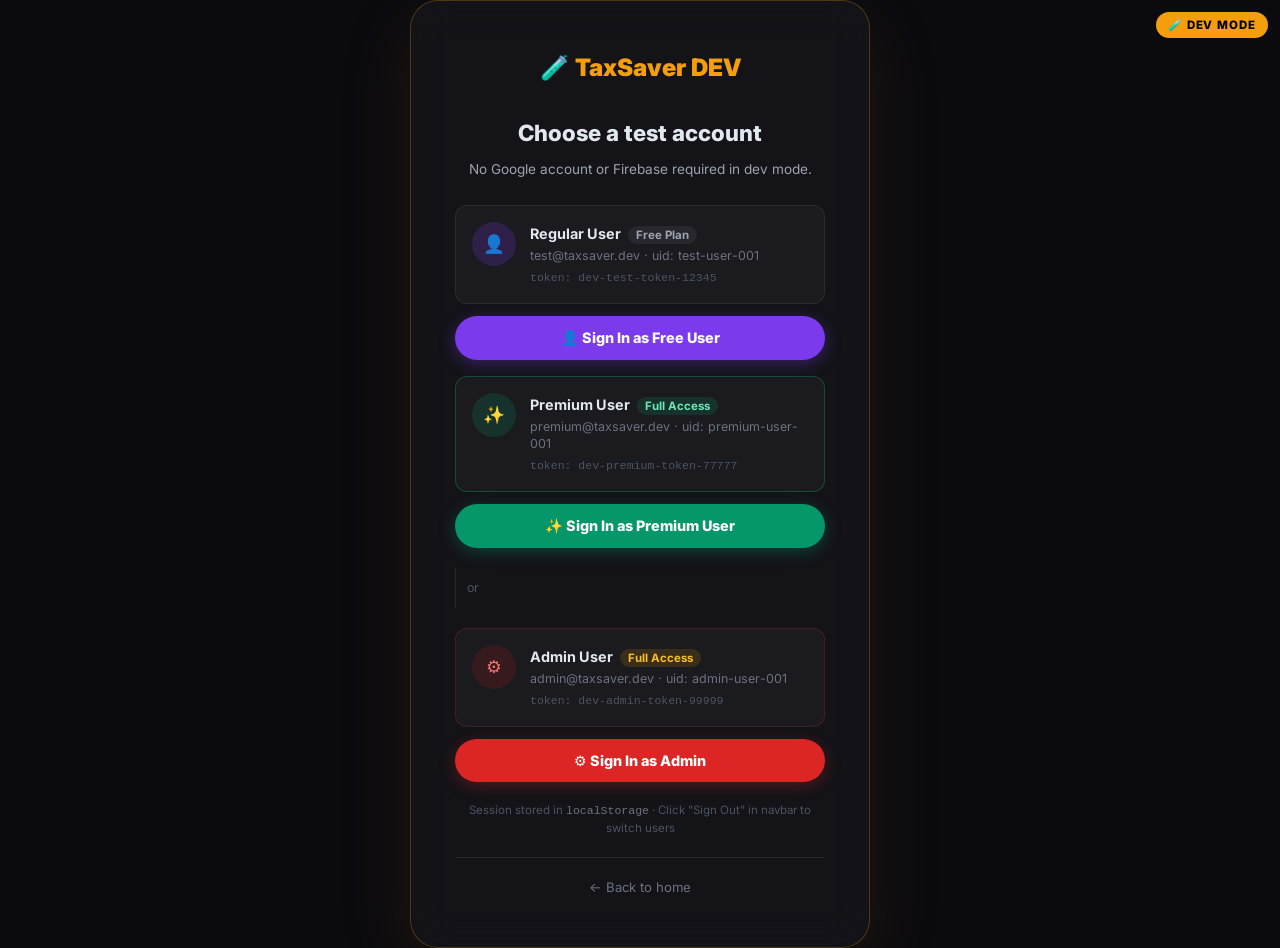
<file: dev/website/login.html>
<!DOCTYPE html>
<html lang="en">
<head>
  <meta charset="UTF-8">
  <meta name="viewport" content="width=device-width, initial-scale=1.0">
  <title>🧪 DEV — TaxSaver Sign In</title>
  <link rel="stylesheet" href="styles.css">
  <style>
    body { min-height:100vh; display:flex; flex-direction:column; align-items:center; justify-content:center; background:var(--bg-dark); }
    .dev-badge { position:fixed; top:12px; right:12px; background:#f59e0b; color:#000; font-size:0.72rem; font-weight:800; padding:4px 12px; border-radius:20px; letter-spacing:0.08em; text-transform:uppercase; z-index:999; }
    .login-card { background:rgba(255,255,255,0.04); border:1.5px solid #f59e0b40; border-radius:var(--radius-xl); padding:48px 44px; width:100%; max-width:460px; text-align:center; backdrop-filter:blur(20px); box-shadow:0 24px 80px rgba(245,158,11,0.1); animation:fadeUp 0.5s ease forwards; }
    .user-card { display:flex; align-items:flex-start; gap:14px; background:rgba(255,255,255,0.03); border:1px solid var(--border); border-radius:var(--radius-md); padding:16px; text-align:left; margin-bottom:12px; }
    .user-avatar { width:44px; height:44px; border-radius:50%; display:flex; align-items:center; justify-content:center; font-size:1.1rem; font-weight:800; flex-shrink:0; }
    .user-info p { font-size:0.78rem; color:var(--gray-500); line-height:1.4; margin-top:2px; }
    .user-info code { font-size:0.72rem; color:var(--gray-600); display:block; margin-top:4px; }
    .btn-mock { width:100%; display:flex; align-items:center; justify-content:center; gap:10px; padding:13px 20px; border-radius:var(--radius-full); font-weight:800; font-size:0.9rem; border:none; cursor:pointer; transition:all 0.2s; }
    .btn-mock-user { background:#7c3aed; color:#fff; box-shadow:0 4px 16px rgba(124,58,237,0.35); }
    .btn-mock-user:hover { transform:translateY(-2px); box-shadow:0 8px 24px rgba(124,58,237,0.5); }
    .btn-mock-admin { background:#dc2626; color:#fff; box-shadow:0 4px 16px rgba(220,38,38,0.3); }
    .btn-mock-admin:hover { transform:translateY(-2px); box-shadow:0 8px 24px rgba(220,38,38,0.45); }
    .btn-mock:disabled { opacity:0.6; cursor:not-allowed; transform:none; }
    .divider { display:flex; align-items:center; gap:12px; margin:20px 0; color:var(--gray-600); font-size:0.78rem; }
    .divider::before, .divider::after { content:''; flex:1; height:1px; background:var(--border); }
  </style>
</head>
<body>

<div class="dev-badge">🧪 DEV MODE</div>

<div class="login-card">
  <a href="index.html" style="font-size:1.5rem; font-weight:900; color:#f59e0b; display:block; margin-bottom:28px;">🧪 TaxSaver DEV</a>
  <h1 style="font-size:1.4rem; font-weight:800; margin-bottom:8px;">Choose a test account</h1>
  <p style="font-size:0.85rem; color:var(--gray-400); margin-bottom:24px;">No Google account or Firebase required in dev mode.</p>

  <!-- Regular User -->
  <div class="user-card">
    <div class="user-avatar" style="background:rgba(124,58,237,0.2); color:var(--brand-purple-light);">👤</div>
    <div class="user-info" style="flex:1;">
      <div style="font-weight:700; font-size:0.9rem;">Regular User <span style="font-size:0.72rem; background:rgba(156,163,175,0.1); color:var(--gray-400); padding:2px 8px; border-radius:10px; margin-left:4px;">Free Plan</span></div>
      <p>test@taxsaver.dev · uid: test-user-001</p>
      <code>token: dev-test-token-12345</code>
    </div>
  </div>
  <button class="btn-mock btn-mock-user" id="userSignInBtn" onclick="mockSignIn('regular')" style="margin-bottom:16px;">
    👤 Sign In as Free User
  </button>

  <!-- Premium User -->
  <div class="user-card" style="border-color:rgba(16,185,129,0.3);">
    <div class="user-avatar" style="background:rgba(16,185,129,0.15); color:var(--brand-green-light);">✨</div>
    <div class="user-info" style="flex:1;">
      <div style="font-weight:700; font-size:0.9rem;">Premium User <span style="font-size:0.72rem; background:rgba(16,185,129,0.15); color:var(--brand-green-light); padding:2px 8px; border-radius:10px; margin-left:4px;">Full Access</span></div>
      <p>premium@taxsaver.dev · uid: premium-user-001</p>
      <code>token: dev-premium-token-77777</code>
    </div>
  </div>
  <button class="btn-mock" id="premiumSignInBtn" onclick="mockSignIn('premium')" style="margin-bottom:16px; background:#059669; color:#fff; box-shadow:0 4px 16px rgba(5,150,105,0.35);">
    ✨ Sign In as Premium User
  </button>

  <div class="divider">or</div>

  <!-- Admin User -->
  <div class="user-card" style="border-color:rgba(220,38,38,0.25);">
    <div class="user-avatar" style="background:rgba(220,38,38,0.15); color:#f87171;">⚙️</div>
    <div class="user-info" style="flex:1;">
      <div style="font-weight:700; font-size:0.9rem;">Admin User <span style="font-size:0.72rem; background:rgba(245,158,11,0.15); color:#fbbf24; padding:2px 8px; border-radius:10px; margin-left:4px;">Full Access</span></div>
      <p>admin@taxsaver.dev · uid: admin-user-001</p>
      <code>token: dev-admin-token-99999</code>
    </div>
  </div>
  <button class="btn-mock btn-mock-admin" id="adminSignInBtn" onclick="mockSignIn('admin')">
    ⚙️ Sign In as Admin
  </button>

  <p style="font-size:0.72rem; color:var(--gray-600); margin-top:20px; line-height:1.5;">Session stored in <code style="color:var(--gray-500);">localStorage</code> · Click "Sign Out" in navbar to switch users</p>
  <div style="margin-top:20px; padding-top:16px; border-top:1px solid var(--border);">
    <a href="index.html" style="color:var(--gray-500); font-size:0.82rem;">← Back to home</a>
  </div>
</div>

<script type="module">
  import { signInWithGoogle, initAuthState } from './auth.js';

  const urlParams = new URLSearchParams(window.location.search);
  const returnTo = urlParams.get('returnTo') || 'app.html';
  const autoRole = urlParams.get('role'); // ?role=admin auto-selects admin

  // If already signed in, redirect
  initAuthState({
    onSignedIn: (user, isPremium, isAdmin) => {
      if (isAdmin) window.location.href = 'admin.html';
      else window.location.href = decodeURIComponent(returnTo);
    }
  });

  // Auto-sign in as admin if ?role=admin
  if (autoRole === 'admin') {
    setTimeout(() => mockSignIn('admin'), 200);
  }

  window.mockSignIn = async function(role) {
    const btn = role === 'admin'
      ? document.getElementById('adminSignInBtn')
      : document.getElementById('userSignInBtn');
    btn.disabled = true;
    btn.textContent = '⏳ Signing in...';
    try {
      const user = await signInWithGoogle(role);
      if (role === 'admin') window.location.href = 'admin.html';
      else window.location.href = decodeURIComponent(returnTo);
    } catch(e) {
      btn.disabled = false;
      btn.textContent = role === 'admin' ? '⚙️ Sign In as Admin' : '👤 Sign In as Test User';
      alert('Sign-in failed: ' + e.message);
    }
  };
</script>
</body>
</html>
</file>
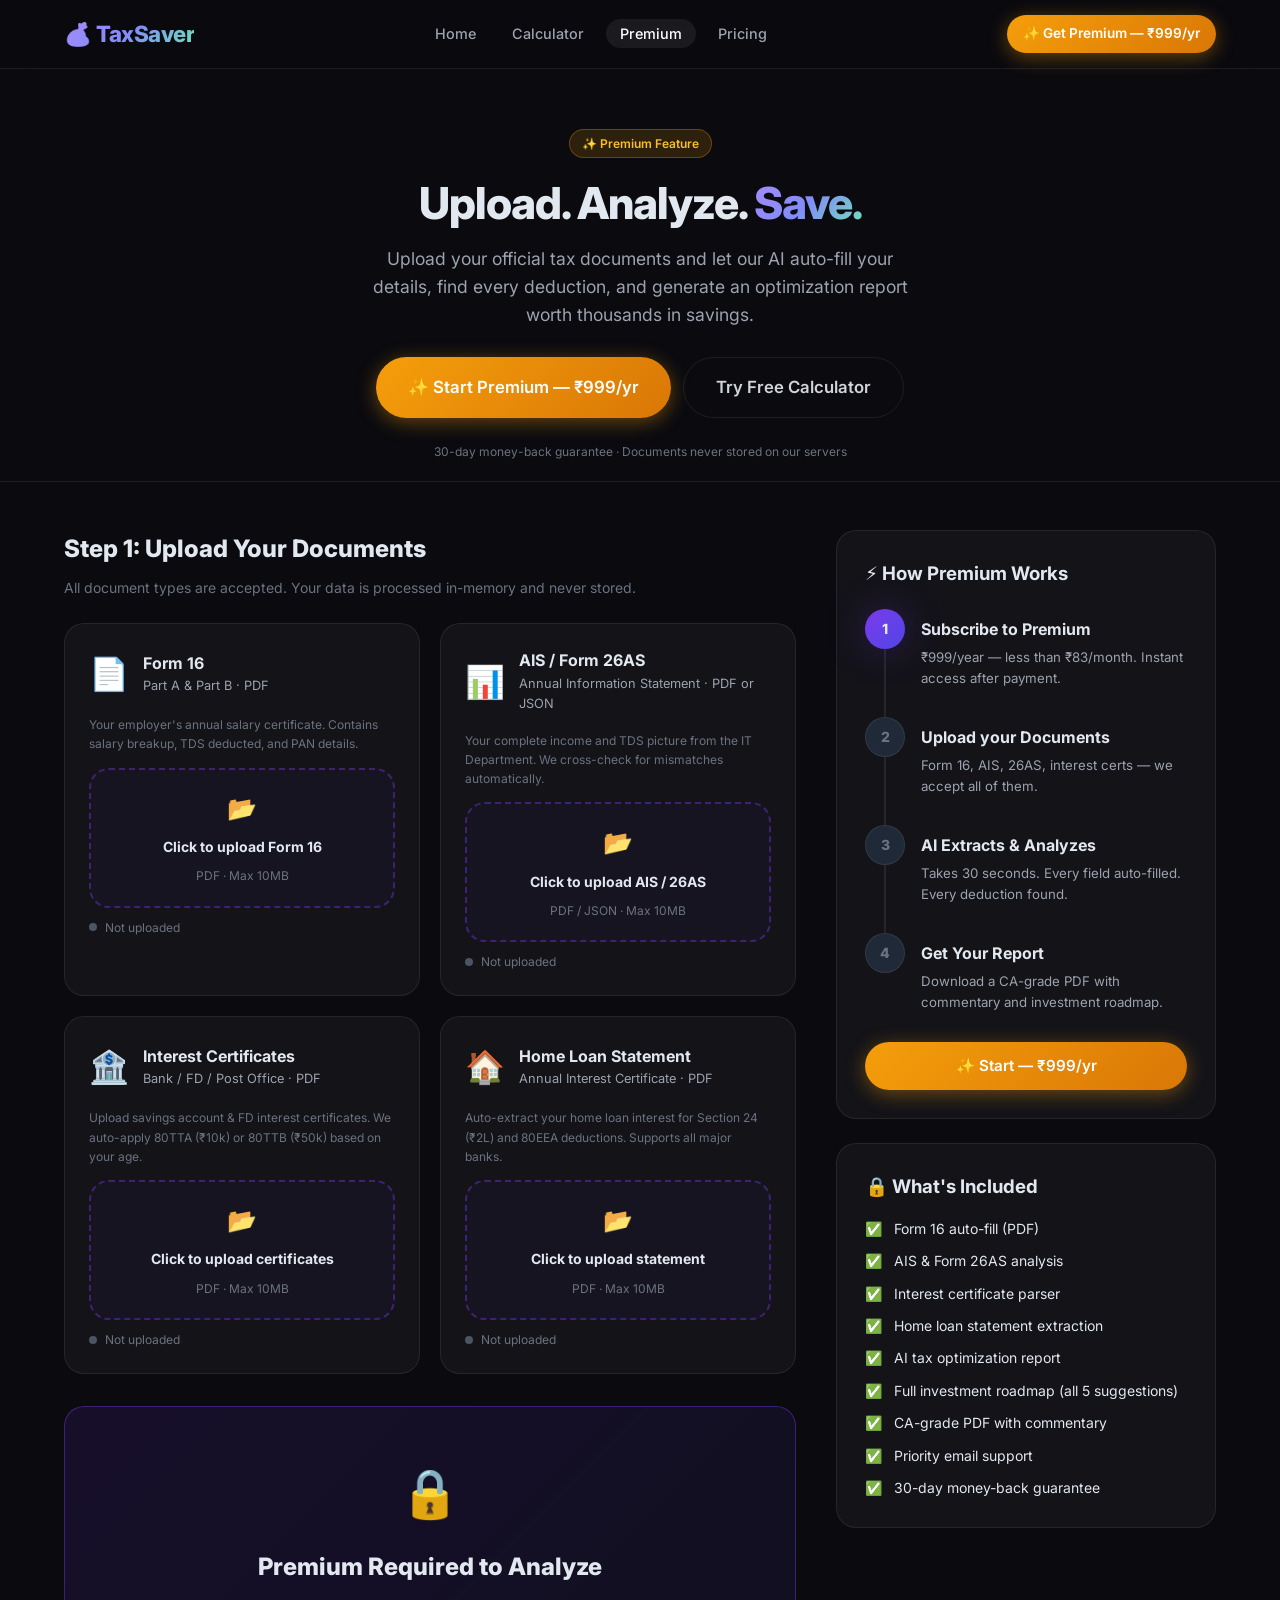
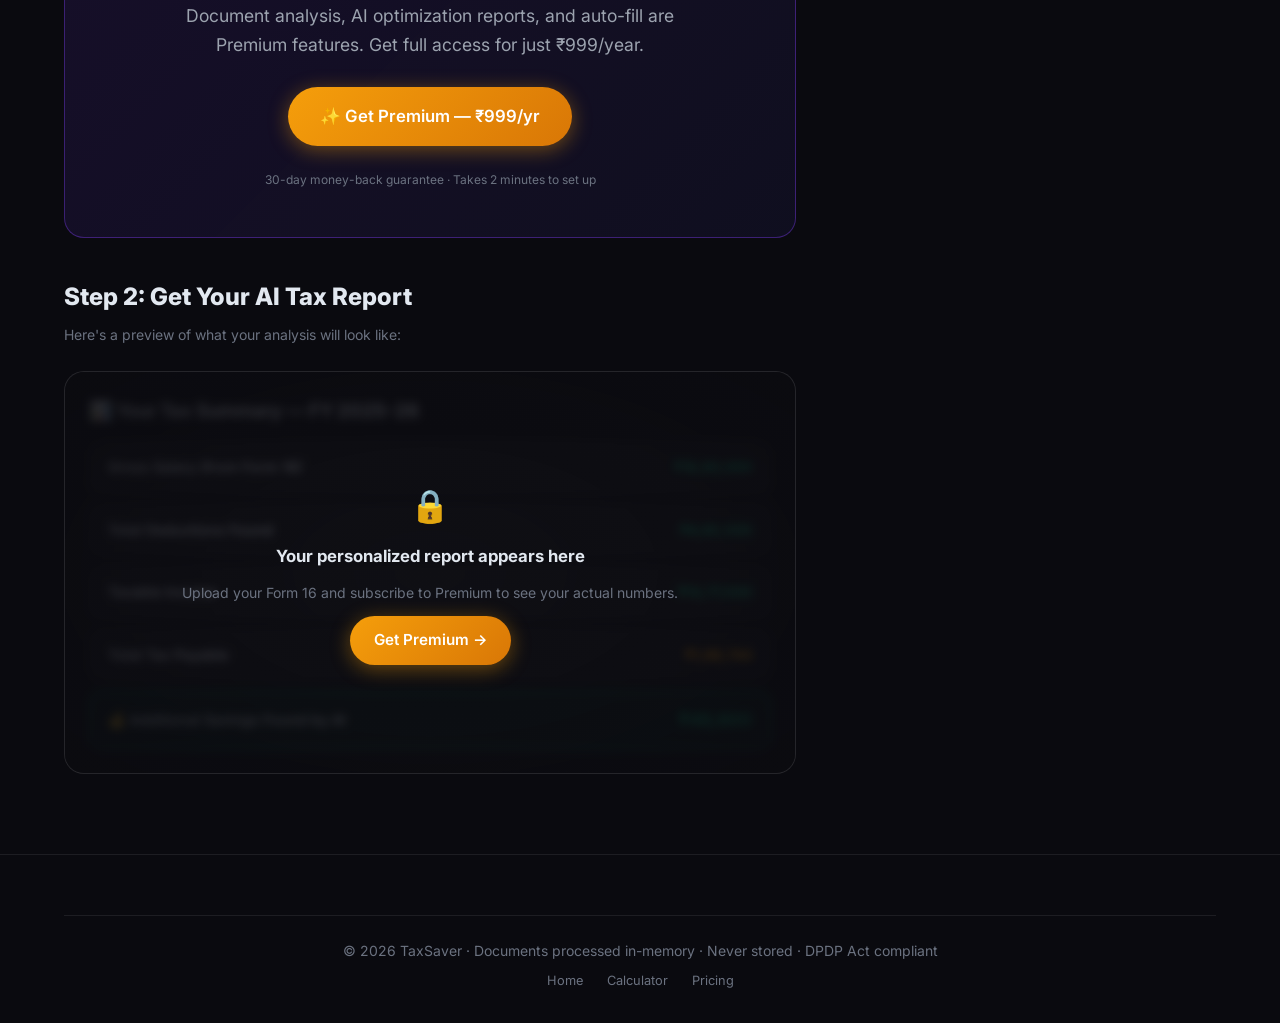
<file: dev/website/premium.html>
<!DOCTYPE html>
<html lang="en">
<head>
  <meta charset="UTF-8">
  <meta name="viewport" content="width=device-width, initial-scale=1.0">
  <title>TaxSaver Premium — Upload Documents & Get AI Tax Insights</title>
  <meta name="description" content="Upload Form 16, AIS, Form 26AS and interest certificates. Get AI-powered tax optimization and a CA-grade PDF report.">
  <link rel="stylesheet" href="styles.css">
  <script src="dev-banner.js"></script>
  <style>
    .doc-grid { display: grid; grid-template-columns: repeat(2, 1fr); gap: 20px; margin-bottom: 32px; }
    .doc-card {
      background: var(--bg-card);
      border: 1px solid var(--border);
      border-radius: var(--radius-lg);
      padding: 24px;
      transition: all 0.25s;
    }
    .doc-card.uploaded { border-color: var(--brand-green); background: rgba(16,185,129,0.06); }
    .doc-card-header { display: flex; align-items: center; gap: 14px; margin-bottom: 16px; }
    .doc-icon { font-size: 2rem; }
    .doc-title { font-weight: 700; font-size: 1rem; }
    .doc-subtitle { font-size: 0.8rem; color: var(--gray-400); }
    .doc-status { display: flex; align-items: center; gap: 8px; font-size: 0.8rem; margin-top: 10px; }
    .dot { width: 8px; height: 8px; border-radius: 50%; background: var(--gray-600); flex-shrink: 0; }
    .dot.ready { background: var(--brand-green); }

    .insight-teaser { position: relative; }
    .insight-rows { display: flex; flex-direction: column; gap: 10px; }
    .insight-row {
      display: flex; align-items: center; justify-content: space-between;
      padding: 14px 18px;
      background: var(--bg-card);
      border: 1px solid var(--border);
      border-radius: var(--radius-md);
    }
    .insight-label { font-size: 0.875rem; font-weight: 600; }
    .insight-value { font-size: 0.875rem; font-weight: 700; color: var(--brand-green); }

    .timeline { display: flex; flex-direction: column; gap: 0; }
    .timeline-item { display: flex; gap: 16px; padding-bottom: 28px; position: relative; }
    .timeline-item:not(:last-child)::before {
      content: '';
      position: absolute;
      left: 19px; top: 40px;
      width: 2px; bottom: 0;
      background: var(--border);
    }
    .timeline-num {
      width: 40px; height: 40px; flex-shrink: 0;
      border-radius: 50%;
      display: flex; align-items: center; justify-content: center;
      font-weight: 800; font-size: 0.875rem;
      z-index: 1;
    }
    .timeline-num.done { background: var(--brand-green); box-shadow: 0 0 14px rgba(16,185,129,0.4); }
    .timeline-num.active { background: linear-gradient(135deg, var(--brand-purple), var(--brand-indigo)); box-shadow: var(--shadow-glow); }
    .timeline-num.locked { background: var(--gray-800); color: var(--gray-500); border: 1px solid var(--border); }
    .timeline-content { padding-top: 8px; }
    .timeline-title { font-weight: 700; margin-bottom: 4px; }
    .timeline-desc { font-size: 0.83rem; color: var(--gray-400); }
  </style>
</head>
<body>

<!-- ── Navbar ─────────────────────────────────────────── -->
<nav class="navbar">
  <div class="container navbar-inner">
    <a href="index.html" class="navbar-logo gradient-text">💰 TaxSaver</a>
    <ul class="navbar-links">
      <li><a href="index.html">Home</a></li>
      <li><a href="app.html">Calculator</a></li>
      <li><a href="premium.html" class="active">Premium</a></li>
      <li><a href="pricing.html">Pricing</a></li>
    </ul>
    <div class="navbar-cta">
      <a href="pricing.html" class="btn btn-premium btn-sm">✨ Get Premium — ₹999/yr</a>
    </div>
  </div>
</nav>

<!-- ── Hero ───────────────────────────────────────────── -->
<section style="padding: 60px 0 20px; text-align: center; border-bottom: 1px solid var(--border);">
  <div class="container-sm">
    <span class="badge badge-premium" style="margin-bottom:20px; display:inline-block;">✨ Premium Feature</span>
    <h1 class="section-title" style="margin-bottom:16px;">Upload. Analyze. <span class="gradient-text">Save.</span></h1>
    <p class="section-subtitle">Upload your official tax documents and let our AI auto-fill your details, find every deduction, and generate an optimization report worth thousands in savings.</p>
    <div style="display:flex; gap:12px; justify-content:center; flex-wrap:wrap; margin-top:28px;">
      <a href="pricing.html" class="btn btn-premium btn-lg">✨ Start Premium — ₹999/yr</a>
      <a href="app.html" class="btn btn-outline btn-lg">Try Free Calculator</a>
    </div>
    <p class="text-xs text-muted mt-md">30-day money-back guarantee · Documents never stored on our servers</p>
  </div>
</section>

<!-- ── Main Content ────────────────────────────────────── -->
<div class="container" style="padding-top: 48px; padding-bottom: 80px;">
  <div style="display: grid; grid-template-columns: 1fr 380px; gap: 40px; align-items: start;">

    <!-- Left: Upload & Insights -->
    <div>
      <!-- Step 1: Upload Documents -->
      <h2 style="font-weight:800; margin-bottom:8px;">Step 1: Upload Your Documents</h2>
      <p class="text-sm text-muted mb-md">All document types are accepted. Your data is processed in-memory and never stored.</p>

      <div class="doc-grid">
        <!-- Form 16 -->
        <div class="doc-card" id="card-f16" onclick="handleUploadClick('f16')">
          <div class="doc-card-header">
            <div class="doc-icon">📄</div>
            <div>
              <div class="doc-title">Form 16</div>
              <div class="doc-subtitle">Part A & Part B · PDF</div>
            </div>
          </div>
          <p class="text-xs text-muted" style="margin-bottom:14px;">Your employer's annual salary certificate. Contains salary breakup, TDS deducted, and PAN details.</p>
          <label style="cursor:pointer; display:block;">
            <input type="file" accept=".pdf" style="display:none;" onchange="simulateUpload(this, 'f16')" id="file-f16">
            <div class="upload-zone" style="padding:20px;">
              <div style="font-size:1.5rem; margin-bottom:8px;" id="icon-f16">📂</div>
              <div class="upload-title text-sm" id="label-f16">Click to upload Form 16</div>
              <div class="upload-accept">PDF · Max 10MB</div>
            </div>
          </label>
          <div class="doc-status"><div class="dot" id="dot-f16"></div><span id="status-f16" class="text-xs text-muted">Not uploaded</span></div>
        </div>

        <!-- AIS -->
        <div class="doc-card" id="card-ais" onclick="handleUploadClick('ais')">
          <div class="doc-card-header">
            <div class="doc-icon">📊</div>
            <div>
              <div class="doc-title">AIS / Form 26AS</div>
              <div class="doc-subtitle">Annual Information Statement · PDF or JSON</div>
            </div>
          </div>
          <p class="text-xs text-muted" style="margin-bottom:14px;">Your complete income and TDS picture from the IT Department. We cross-check for mismatches automatically.</p>
          <label style="cursor:pointer; display:block;">
            <input type="file" accept=".pdf,.json" style="display:none;" onchange="simulateUpload(this, 'ais')" id="file-ais">
            <div class="upload-zone" style="padding:20px;">
              <div style="font-size:1.5rem; margin-bottom:8px;" id="icon-ais">📂</div>
              <div class="upload-title text-sm" id="label-ais">Click to upload AIS / 26AS</div>
              <div class="upload-accept">PDF / JSON · Max 10MB</div>
            </div>
          </label>
          <div class="doc-status"><div class="dot" id="dot-ais"></div><span id="status-ais" class="text-xs text-muted">Not uploaded</span></div>
        </div>

        <!-- Interest Certs -->
        <div class="doc-card" id="card-int" onclick="handleUploadClick('int')">
          <div class="doc-card-header">
            <div class="doc-icon">🏦</div>
            <div>
              <div class="doc-title">Interest Certificates</div>
              <div class="doc-subtitle">Bank / FD / Post Office · PDF</div>
            </div>
          </div>
          <p class="text-xs text-muted" style="margin-bottom:14px;">Upload savings account & FD interest certificates. We auto-apply 80TTA (₹10k) or 80TTB (₹50k) based on your age.</p>
          <label style="cursor:pointer; display:block;">
            <input type="file" accept=".pdf" style="display:none;" onchange="simulateUpload(this, 'int')" id="file-int">
            <div class="upload-zone" style="padding:20px;">
              <div style="font-size:1.5rem; margin-bottom:8px;" id="icon-int">📂</div>
              <div class="upload-title text-sm" id="label-int">Click to upload certificates</div>
              <div class="upload-accept">PDF · Max 10MB</div>
            </div>
          </label>
          <div class="doc-status"><div class="dot" id="dot-int"></div><span id="status-int" class="text-xs text-muted">Not uploaded</span></div>
        </div>

        <!-- Home Loan -->
        <div class="doc-card" id="card-hl" onclick="handleUploadClick('hl')">
          <div class="doc-card-header">
            <div class="doc-icon">🏠</div>
            <div>
              <div class="doc-title">Home Loan Statement</div>
              <div class="doc-subtitle">Annual Interest Certificate · PDF</div>
            </div>
          </div>
          <p class="text-xs text-muted" style="margin-bottom:14px;">Auto-extract your home loan interest for Section 24 (₹2L) and 80EEA deductions. Supports all major banks.</p>
          <label style="cursor:pointer; display:block;">
            <input type="file" accept=".pdf" style="display:none;" onchange="simulateUpload(this, 'hl')" id="file-hl">
            <div class="upload-zone" style="padding:20px;">
              <div style="font-size:1.5rem; margin-bottom:8px;" id="icon-hl">📂</div>
              <div class="upload-title text-sm" id="label-hl">Click to upload statement</div>
              <div class="upload-accept">PDF · Max 10MB</div>
            </div>
          </label>
          <div class="doc-status"><div class="dot" id="dot-hl"></div><span id="status-hl" class="text-xs text-muted">Not uploaded</span></div>
        </div>
      </div>

      <!-- Premium Gate (hidden for premium/admin users) -->
      <div id="premiumGate" class="card" style="background: linear-gradient(135deg, rgba(124,58,237,0.12), rgba(79,70,229,0.08)); border-color: rgba(124,58,237,0.4); text-align:center; padding:48px 36px;">
        <div style="font-size:3rem; margin-bottom:16px;">🔒</div>
        <h2 style="font-weight:800; margin-bottom:12px;">Premium Required to Analyze</h2>
        <p class="section-subtitle" style="margin-bottom:28px;">Document analysis, AI optimization reports, and auto-fill are Premium features. Get full access for just ₹999/year.</p>
        <a href="pricing.html" class="btn btn-premium btn-lg">✨ Get Premium — ₹999/yr</a>
        <p class="text-xs text-muted mt-md">30-day money-back guarantee · Takes 2 minutes to set up</p>
      </div>

      <!-- Premium Analyze CTA (shown only to premium/admin users) -->
      <div id="analyzeSection" style="display:none;">
        <div class="card" style="background:linear-gradient(135deg,rgba(16,185,129,0.1),rgba(5,150,105,0.05)); border-color:rgba(16,185,129,0.5); text-align:center; padding:36px;">
          <div style="font-size:2.5rem; margin-bottom:12px;">🤖</div>
          <h2 style="font-weight:800; margin-bottom:10px;">Ready to Analyze Your Documents</h2>
          <p class="text-sm text-muted" style="margin-bottom:24px;">Upload at least one document above, then click Analyze. Takes about 30 seconds.</p>
          <button class="btn btn-premium btn-lg" onclick="runAnalysis()" id="analyzeBtn" disabled style="opacity:0.5;">✨ Analyze Documents</button>
          <p class="text-xs" style="color:var(--brand-green-light); margin-top:12px;">✅ Premium active — all features unlocked</p>
        </div>
      </div>

      <!-- What you'll get (blurred preview) -->
      <div style="margin-top:40px;">
        <h2 style="font-weight:800; margin-bottom:8px;">Step 2: Get Your AI Tax Report</h2>
        <p class="text-sm text-muted mb-md">Here's a preview of what your analysis will look like:</p>

        <div class="insight-teaser card" style="position:relative; overflow:hidden; padding:0;">
          <!-- Blurred content -->
          <div style="padding:24px; filter:blur(5px); pointer-events:none; user-select:none;">
            <h3 style="font-weight:700; margin-bottom:16px;">📊 Your Tax Summary — FY 2025-26</h3>
            <div class="insight-rows">
              <div class="insight-row"><span class="insight-label">Gross Salary (from Form 16)</span><span class="insight-value">₹18,60,000</span></div>
              <div class="insight-row"><span class="insight-label">Total Deductions Found</span><span class="insight-value">₹4,82,500</span></div>
              <div class="insight-row"><span class="insight-label">Taxable Income</span><span class="insight-value">₹13,77,500</span></div>
              <div class="insight-row"><span class="insight-label">Total Tax Payable</span><span class="insight-value" style="color:var(--brand-amber)">₹1,98,744</span></div>
              <div class="insight-row" style="border-color:var(--brand-green); background:rgba(16,185,129,0.08);"><span class="insight-label fw-bold">💰 Additional Savings Found by AI</span><span class="insight-value" style="font-size:1.1rem;">₹46,800</span></div>
            </div>
          </div>
          <!-- Overlay (hidden for premium users) -->
          <div id="reportOverlay" style="position:absolute; inset:0; display:flex; flex-direction:column; align-items:center; justify-content:center; background:radial-gradient(ellipse at center, rgba(10,10,15,0.7) 0%, rgba(10,10,15,0.9) 100%); z-index:5; gap:12px; padding:24px; text-align:center;">
            <div style="font-size:2rem;">🔒</div>
            <div style="font-weight:700; font-size:1.05rem;">Your personalized report appears here</div>
            <p class="text-sm text-muted">Upload your Form 16 and subscribe to Premium to see your actual numbers.</p>
            <a href="pricing.html" class="btn btn-premium">Get Premium →</a>
          </div>
        </div>
      </div>
    </div>

    <!-- Right: How it works + Checklist -->
    <div style="position:sticky; top:130px;">
      <div class="card" style="margin-bottom:24px;">
        <h3 style="font-weight:700; margin-bottom:20px;">⚡ How Premium Works</h3>
        <div class="timeline">
          <div class="timeline-item">
            <div class="timeline-num active">1</div>
            <div class="timeline-content">
              <div class="timeline-title">Subscribe to Premium</div>
              <div class="timeline-desc">₹999/year — less than ₹83/month. Instant access after payment.</div>
            </div>
          </div>
          <div class="timeline-item">
            <div class="timeline-num locked">2</div>
            <div class="timeline-content">
              <div class="timeline-title">Upload your Documents</div>
              <div class="timeline-desc">Form 16, AIS, 26AS, interest certs — we accept all of them.</div>
            </div>
          </div>
          <div class="timeline-item">
            <div class="timeline-num locked">3</div>
            <div class="timeline-content">
              <div class="timeline-title">AI Extracts & Analyzes</div>
              <div class="timeline-desc">Takes 30 seconds. Every field auto-filled. Every deduction found.</div>
            </div>
          </div>
          <div class="timeline-item">
            <div class="timeline-num locked">4</div>
            <div class="timeline-content">
              <div class="timeline-title">Get Your Report</div>
              <div class="timeline-desc">Download a CA-grade PDF with commentary and investment roadmap.</div>
            </div>
          </div>
        </div>
        <!-- sidebar CTA swaps based on premium status -->
        <div id="sidebarCtaFree"><a href="pricing.html" class="btn btn-premium w-full">✨ Start — ₹999/yr</a></div>
        <div id="sidebarCtaPremium" style="display:none;">
          <div style="background:rgba(16,185,129,0.1); border:1px solid rgba(16,185,129,0.3); border-radius:var(--radius-md); padding:14px; text-align:center;">
            <div style="color:var(--brand-green-light); font-weight:800; margin-bottom:4px;">✅ Premium Active</div>
            <div style="font-size:0.8rem; color:var(--gray-400);">Upload documents to start analyzing</div>
          </div>
        </div>
      </div>

      <div class="card">
        <h3 style="font-weight:700; margin-bottom:16px;">🔒 What's Included</h3>
        <ul style="list-style:none; display:flex; flex-direction:column; gap:10px;">
          <li class="d-flex align-center gap-sm text-sm"><span>✅</span> Form 16 auto-fill (PDF)</li>
          <li class="d-flex align-center gap-sm text-sm"><span>✅</span> AIS & Form 26AS analysis</li>
          <li class="d-flex align-center gap-sm text-sm"><span>✅</span> Interest certificate parser</li>
          <li class="d-flex align-center gap-sm text-sm"><span>✅</span> Home loan statement extraction</li>
          <li class="d-flex align-center gap-sm text-sm"><span>✅</span> AI tax optimization report</li>
          <li class="d-flex align-center gap-sm text-sm"><span>✅</span> Full investment roadmap (all 5 suggestions)</li>
          <li class="d-flex align-center gap-sm text-sm"><span>✅</span> CA-grade PDF with commentary</li>
          <li class="d-flex align-center gap-sm text-sm"><span>✅</span> Priority email support</li>
          <li class="d-flex align-center gap-sm text-sm"><span>✅</span> 30-day money-back guarantee</li>
        </ul>
      </div>
    </div>

  </div>
</div>

<!-- ── Footer ──────────────────────────────────────────── -->
<footer class="footer" style="margin-top:0;">
  <div class="container">
    <div class="footer-bottom" style="justify-content:center; flex-direction:column; text-align:center; gap:8px;">
      <span class="text-muted text-sm">© 2026 TaxSaver · Documents processed in-memory · Never stored · DPDP Act compliant</span>
      <div style="display:flex; gap:24px; justify-content:center;">
        <a href="index.html" style="color:var(--gray-500); font-size:0.8rem;">Home</a>
        <a href="app.html" style="color:var(--gray-500); font-size:0.8rem;">Calculator</a>
        <a href="pricing.html" style="color:var(--gray-500); font-size:0.8rem;">Pricing</a>
      </div>
    </div>
  </div>
</footer>

<script>
// ── Auth-aware unlock (dev) ───────────────────────────────────────────
(function() {
  const role = localStorage.getItem('dev_auth_role');
  const isPremium = (role === 'premium' || role === 'admin');
  if (!isPremium) return;

  document.addEventListener('DOMContentLoaded', function() {
    // Hide paywall, show unlock CTA
    const gate = document.getElementById('premiumGate');
    if (gate) gate.style.display = 'none';
    const analyzeSection = document.getElementById('analyzeSection');
    if (analyzeSection) analyzeSection.style.display = 'block';

    // Unblur report overlay
    const overlay = document.getElementById('reportOverlay');
    if (overlay) overlay.style.display = 'none';

    // Sidebar: show premium badge instead of buy CTA
    const freeCtA = document.getElementById('sidebarCtaFree');
    const premiumCta = document.getElementById('sidebarCtaPremium');
    if (freeCtA) freeCtA.style.display = 'none';
    if (premiumCta) premiumCta.style.display = 'block';

    // Hero: replace "Get Premium" button with "You have Premium" indicator
    document.querySelectorAll('a[href="pricing.html"].btn-premium').forEach(function(a) {
      a.outerHTML = '<span style="display:inline-flex;align-items:center;gap:8px;background:rgba(16,185,129,0.15);border:1px solid rgba(16,185,129,0.4);color:var(--brand-green-light);font-weight:800;padding:12px 28px;border-radius:999px;">✅ You have Premium Access</span>';
    });

    // Navbar button
    const navBtn = document.querySelector('.navbar a.btn-premium');
    if (navBtn) {
      navBtn.textContent = '✅ Premium Active';
      navBtn.href = '#';
      navBtn.style.cssText += 'background:rgba(16,185,129,0.2);color:var(--brand-green-light);border:1.5px solid rgba(16,185,129,0.4);';
    }
  });
})();

// Track uploads to enable Analyze button
let uploadedCount = 0;

function handleUploadClick(id) {
  document.getElementById('file-' + id).click();
}

function simulateUpload(input, id) {
  if (!input.files.length) return;
  const file = input.files[0];
  const role = localStorage.getItem('dev_auth_role');
  const isPremium = (role === 'premium' || role === 'admin');

  document.getElementById('label-' + id).textContent = 'Processing...';
  document.getElementById('icon-' + id).textContent = '⏳';
  document.getElementById('card-' + id).style.opacity = '0.7';

  setTimeout(function() {
    document.getElementById('card-' + id).style.opacity = '1';
    document.getElementById('card-' + id).classList.add('uploaded');
    document.getElementById('icon-' + id).textContent = '✅';
    document.getElementById('label-' + id).textContent = file.name;
    document.getElementById('dot-' + id).classList.add('ready');

    if (isPremium) {
      document.getElementById('status-' + id).textContent = 'Ready to analyze';
      document.getElementById('status-' + id).style.color = 'var(--brand-green-light)';
      uploadedCount++;
      const btn = document.getElementById('analyzeBtn');
      if (btn) { btn.disabled = false; btn.style.opacity = '1'; }
    } else {
      document.getElementById('status-' + id).textContent = 'Uploaded — Premium needed to analyze';
      document.getElementById('status-' + id).style.color = '#fbbf24';
    }
  }, 1200);
}

function runAnalysis() {
  const btn = document.getElementById('analyzeBtn');
  btn.disabled = true;
  btn.textContent = '⏳ Analyzing with AI...';

  setTimeout(function() {
    // Remove report overlay and unblur
    const overlay = document.getElementById('reportOverlay');
    if (overlay) overlay.style.display = 'none';
    const blurDiv = document.querySelector('[style*="blur"]');
    if (blurDiv) blurDiv.style.filter = 'none';

    btn.textContent = '✅ Analysis Complete — view report below';
    btn.style.cssText += 'background:rgba(16,185,129,0.2);color:var(--brand-green-light);border:1.5px solid rgba(16,185,129,0.4);';
    btn.onclick = null;
  }, 2500);
}
</script>
</body>
</html>
</file>
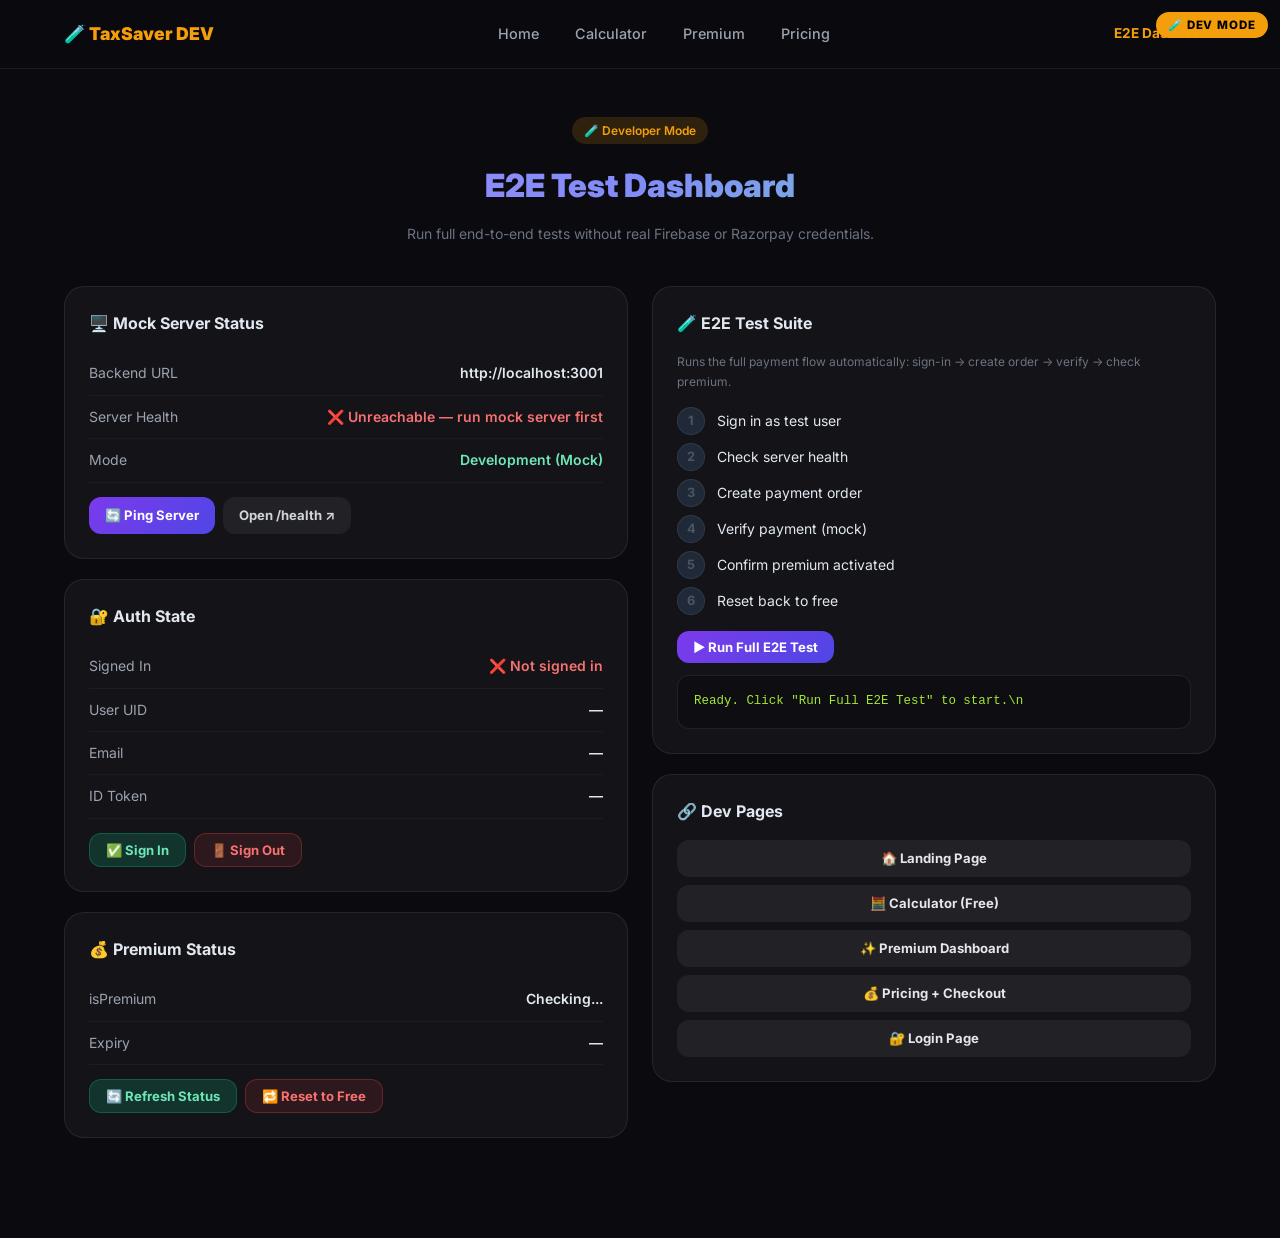
<file: dev/website/test.html>
<!DOCTYPE html>
<html lang="en">
<head>
  <meta charset="UTF-8">
  <meta name="viewport" content="width=device-width, initial-scale=1.0">
  <title>🧪 DEV — E2E Test Dashboard</title>
  <link rel="stylesheet" href="styles.css">
  <style>
    .dev-badge { position:fixed; top:12px; right:12px; background:#f59e0b; color:#000; font-size:0.72rem; font-weight:800; padding:4px 12px; border-radius:20px; letter-spacing:0.08em; text-transform:uppercase; z-index:999; }
    .test-section { background:var(--bg-card); border:1px solid var(--border); border-radius:var(--radius-lg); padding:24px; margin-bottom:20px; }
    .test-section h3 { font-weight:700; margin-bottom:16px; font-size:1rem; }
    .status-row { display:flex; align-items:center; justify-content:space-between; padding:10px 0; border-bottom:1px solid rgba(255,255,255,0.04); font-size:0.875rem; }
    .status-row:last-child { border-bottom:none; }
    .status-key { color:var(--gray-400); }
    .status-val { font-weight:600; }
    .status-val.ok { color:var(--brand-green-light); }
    .status-val.err { color:#f87171; }
    .status-val.warn { color:#fbbf24; }
    .test-btn { padding:8px 16px; border-radius:var(--radius-md); font-size:0.82rem; font-weight:700; border:none; cursor:pointer; transition:all 0.2s; }
    .test-btn.primary { background:linear-gradient(135deg,var(--brand-purple),var(--brand-indigo)); color:#fff; }
    .test-btn.success { background:rgba(16,185,129,0.2); color:var(--brand-green-light); border:1px solid rgba(16,185,129,0.3); }
    .test-btn.danger { background:rgba(239,68,68,0.12); color:#f87171; border:1px solid rgba(239,68,68,0.3); }
    .test-btn:disabled { opacity:0.5; cursor:not-allowed; }
    .btn-group { display:flex; gap:8px; flex-wrap:wrap; }
    .log-output { background:#0d0d12; border:1px solid var(--border); border-radius:var(--radius-md); padding:16px; font-family:monospace; font-size:0.78rem; color:#a3e635; max-height:220px; overflow-y:auto; margin-top:12px; white-space:pre-wrap; }
    .step-list { list-style:none; display:flex; flex-direction:column; gap:8px; }
    .step-item { display:flex; align-items:center; gap:12px; font-size:0.875rem; }
    .step-dot { width:28px; height:28px; border-radius:50%; display:flex; align-items:center; justify-content:center; font-size:0.8rem; font-weight:700; flex-shrink:0; }
    .step-dot.pending { background:var(--gray-800); color:var(--gray-600); border:1px solid var(--border); }
    .step-dot.pass { background:rgba(16,185,129,0.2); color:var(--brand-green-light); border:1px solid rgba(16,185,129,0.4); }
    .step-dot.fail { background:rgba(239,68,68,0.1); color:#f87171; border:1px solid rgba(239,68,68,0.3); }
    .step-dot.running { background:rgba(124,58,237,0.2); color:var(--brand-purple-light); border:1px solid rgba(124,58,237,0.4); animation:pulse 1s infinite; }
  </style>
</head>
<body>
<div class="dev-badge">🧪 DEV MODE</div>

<nav class="navbar">
  <div class="container navbar-inner">
    <a href="index.html" style="font-size:1.1rem; font-weight:900; color:#f59e0b;">🧪 TaxSaver DEV</a>
    <ul class="navbar-links">
      <li><a href="index.html">Home</a></li>
      <li><a href="app.html">Calculator</a></li>
      <li><a href="premium.html">Premium</a></li>
      <li><a href="pricing.html">Pricing</a></li>
    </ul>
    <a href="test.html" style="color:#f59e0b; font-size:0.85rem; font-weight:700;">E2E Dashboard</a>
  </div>
</nav>

<div class="container" style="padding-top:48px; padding-bottom:80px;">
  <div style="text-align:center; margin-bottom:40px;">
    <span class="badge" style="background:rgba(245,158,11,0.15); color:#f59e0b; border-color:rgba(245,158,11,0.3); margin-bottom:16px; display:inline-block;">🧪 Developer Mode</span>
    <h1 style="font-weight:900; font-size:2rem;" class="gradient-text">E2E Test Dashboard</h1>
    <p class="text-sm text-muted mt-sm">Run full end-to-end tests without real Firebase or Razorpay credentials.</p>
  </div>

  <div style="display:grid; grid-template-columns:1fr 1fr; gap:24px;">
    
    <!-- Left column -->
    <div>
      <!-- Server Status -->
      <div class="test-section">
        <h3>🖥️ Mock Server Status</h3>
        <div class="status-row"><span class="status-key">Backend URL</span><span class="status-val" id="serverUrl">http://localhost:3001</span></div>
        <div class="status-row"><span class="status-key">Server Health</span><span class="status-val" id="serverHealth">Checking...</span></div>
        <div class="status-row"><span class="status-key">Mode</span><span class="status-val ok">Development (Mock)</span></div>
        <div class="btn-group" style="margin-top:14px;">
          <button class="test-btn primary" onclick="checkHealth()">🔄 Ping Server</button>
          <a href="http://localhost:3001/health" target="_blank" class="test-btn" style="background:rgba(255,255,255,0.06); color:var(--gray-300); text-decoration:none;">Open /health ↗</a>
        </div>
      </div>

      <!-- Auth Status -->
      <div class="test-section">
        <h3>🔐 Auth State</h3>
        <div class="status-row"><span class="status-key">Signed In</span><span class="status-val" id="authStatus">Checking...</span></div>
        <div class="status-row"><span class="status-key">User UID</span><span class="status-val" id="authUid">—</span></div>
        <div class="status-row"><span class="status-key">Email</span><span class="status-val" id="authEmail">—</span></div>
        <div class="status-row"><span class="status-key">ID Token</span><span class="status-val" id="authToken">—</span></div>
        <div class="btn-group" style="margin-top:14px;">
          <button class="test-btn success" onclick="testSignIn()">✅ Sign In</button>
          <button class="test-btn danger" onclick="testSignOut()">🚪 Sign Out</button>
        </div>
      </div>

      <!-- Premium Status -->
      <div class="test-section">
        <h3>💰 Premium Status</h3>
        <div class="status-row"><span class="status-key">isPremium</span><span class="status-val" id="premiumStatus">Checking...</span></div>
        <div class="status-row"><span class="status-key">Expiry</span><span class="status-val" id="premiumExpiry">—</span></div>
        <div class="btn-group" style="margin-top:14px;">
          <button class="test-btn success" onclick="checkPremiumStatus()">🔄 Refresh Status</button>
          <button class="test-btn danger" onclick="resetPremium()">🔁 Reset to Free</button>
        </div>
      </div>
    </div>

    <!-- Right column -->
    <div>
      <!-- E2E Test Suite -->
      <div class="test-section">
        <h3>🧪 E2E Test Suite</h3>
        <p class="text-xs text-muted" style="margin-bottom:16px;">Runs the full payment flow automatically: sign-in → create order → verify → check premium.</p>
        <ul class="step-list" id="testSteps">
          <li class="step-item"><div class="step-dot pending" id="step1-dot">1</div><span id="step1-label">Sign in as test user</span></li>
          <li class="step-item"><div class="step-dot pending" id="step2-dot">2</div><span id="step2-label">Check server health</span></li>
          <li class="step-item"><div class="step-dot pending" id="step3-dot">3</div><span id="step3-label">Create payment order</span></li>
          <li class="step-item"><div class="step-dot pending" id="step4-dot">4</div><span id="step4-label">Verify payment (mock)</span></li>
          <li class="step-item"><div class="step-dot pending" id="step5-dot">5</div><span id="step5-label">Confirm premium activated</span></li>
          <li class="step-item"><div class="step-dot pending" id="step6-dot">6</div><span id="step6-label">Reset back to free</span></li>
        </ul>
        <div class="btn-group" style="margin-top:16px;">
          <button class="test-btn primary" id="runTestBtn" onclick="runE2ETest()">▶ Run Full E2E Test</button>
        </div>
        <div class="log-output" id="testLog">Ready. Click "Run Full E2E Test" to start.\n</div>
      </div>

      <!-- Page Links -->
      <div class="test-section">
        <h3>🔗 Dev Pages</h3>
        <div class="btn-group" style="flex-direction:column; gap:8px;">
          <a href="index.html" class="test-btn" style="background:rgba(255,255,255,0.06); color:var(--gray-200); text-decoration:none; display:block; text-align:center;">🏠 Landing Page</a>
          <a href="app.html" class="test-btn" style="background:rgba(255,255,255,0.06); color:var(--gray-200); text-decoration:none; display:block; text-align:center;">🧮 Calculator (Free)</a>
          <a href="premium.html" class="test-btn" style="background:rgba(255,255,255,0.06); color:var(--gray-200); text-decoration:none; display:block; text-align:center;">✨ Premium Dashboard</a>
          <a href="pricing.html" class="test-btn" style="background:rgba(255,255,255,0.06); color:var(--gray-200); text-decoration:none; display:block; text-align:center;">💰 Pricing + Checkout</a>
          <a href="login.html" class="test-btn" style="background:rgba(255,255,255,0.06); color:var(--gray-200); text-decoration:none; display:block; text-align:center;">🔐 Login Page</a>
        </div>
      </div>
    </div>
  </div>
</div>

<script type="module">
import { signInWithGoogle, signOutUser, getIdToken, getPremiumStatus, initAuthState } from './auth.js';

const API = 'http://localhost:3001';
const log = (msg) => {
  const el = document.getElementById('testLog');
  el.textContent += `[${new Date().toLocaleTimeString()}] ${msg}\n`;
  el.scrollTop = el.scrollHeight;
};

const setStep = (n, status, label = null) => {
  const dot = document.getElementById(`step${n}-dot`);
  dot.className = `step-dot ${status}`;
  dot.textContent = status === 'pass' ? '✓' : status === 'fail' ? '✗' : n;
  if (label) document.getElementById(`step${n}-label`).textContent = label;
};

// Init auth state
initAuthState({
  onSignedIn: async (user, isPremium) => {
    document.getElementById('authStatus').textContent = '✅ Signed in';
    document.getElementById('authStatus').className = 'status-val ok';
    document.getElementById('authUid').textContent = user.uid;
    document.getElementById('authEmail').textContent = user.email;
    const token = await user.getIdToken();
    document.getElementById('authToken').textContent = token.slice(0, 22) + '...';
    updatePremiumUI(isPremium, null);
  },
  onSignedOut: () => {
    document.getElementById('authStatus').textContent = '❌ Not signed in';
    document.getElementById('authStatus').className = 'status-val err';
    document.getElementById('authUid').textContent = '—';
    document.getElementById('authEmail').textContent = '—';
    document.getElementById('authToken').textContent = '—';
  }
});

function updatePremiumUI(isPremium, expiry) {
  const el = document.getElementById('premiumStatus');
  el.textContent = isPremium ? '✅ Premium' : '🆓 Free';
  el.className = isPremium ? 'status-val ok' : 'status-val warn';
  document.getElementById('premiumExpiry').textContent = expiry || (isPremium ? 'Set' : '—');
}

// Check server health
window.checkHealth = async function() {
  const el = document.getElementById('serverHealth');
  el.textContent = 'Checking...';
  try {
    const res = await fetch(`${API}/health`);
    const data = await res.json();
    el.textContent = `✅ ${data.status} (${data.service})`;
    el.className = 'status-val ok';
  } catch(e) {
    el.textContent = '❌ Unreachable — run mock server first';
    el.className = 'status-val err';
  }
};

window.testSignIn = async function() {
  await signInWithGoogle();
};
window.testSignOut = async function() {
  await signOutUser();
};

window.checkPremiumStatus = async function() {
  const data = await getPremiumStatus();
  updatePremiumUI(data.isPremium, data.premiumExpiry);
};

window.resetPremium = async function() {
  await fetch(`${API}/api/dev/reset`);
  updatePremiumUI(false, null);
  log('Premium reset to FREE via /api/dev/reset');
};

window.runE2ETest = async function() {
  const btn = document.getElementById('runTestBtn');
  btn.disabled = true;
  document.getElementById('testLog').textContent = '';
  log('Starting E2E test suite...\n');
  for (let i = 1; i <= 6; i++) setStep(i, 'pending');

  // Step 1: Sign in
  setStep(1, 'running');
  try {
    await signInWithGoogle();
    log('✅ Step 1: Signed in as test@taxsaver.dev');
    setStep(1, 'pass', 'Sign in as test user ✓');
  } catch(e) {
    log('❌ Step 1 failed: ' + e.message);
    setStep(1, 'fail');
    btn.disabled = false; return;
  }

  // Step 2: Server health
  setStep(2, 'running');
  try {
    const res = await fetch(`${API}/health`);
    if (!res.ok) throw new Error('Server returned ' + res.status);
    log('✅ Step 2: Mock server is healthy');
    setStep(2, 'pass', 'Server health check ✓');
  } catch(e) {
    log('❌ Step 2 failed: Is the mock server running? (go run dev/server/mock_server.go)');
    setStep(2, 'fail');
    btn.disabled = false; return;
  }

  // Step 3: Create order
  setStep(3, 'running');
  let orderId;
  try {
    const res = await fetch(`${API}/api/payment/create-order`, {
      method: 'POST',
      headers: { 'Authorization': 'Bearer dev-test-token-12345', 'Content-Type': 'application/json' }
    });
    const data = await res.json();
    orderId = data.orderId;
    log(`✅ Step 3: Order created — ${orderId} (₹${data.amount/100})`);
    setStep(3, 'pass', `Create payment order ✓ (${orderId})`);
  } catch(e) {
    log('❌ Step 3 failed: ' + e.message);
    setStep(3, 'fail'); btn.disabled = false; return;
  }

  // Step 4: Verify payment
  setStep(4, 'running');
  try {
    const res = await fetch(`${API}/api/payment/verify`, {
      method: 'POST',
      headers: { 'Authorization': 'Bearer dev-test-token-12345', 'Content-Type': 'application/json' },
      body: JSON.stringify({ razorpay_order_id: orderId, razorpay_payment_id: 'pay_mock_001', razorpay_signature: 'mock_sig' })
    });
    const data = await res.json();
    log(`✅ Step 4: Payment verified — premium until ${data.premiumExpiry}`);
    setStep(4, 'pass', 'Verify payment (mock) ✓');
  } catch(e) {
    log('❌ Step 4 failed: ' + e.message);
    setStep(4, 'fail'); btn.disabled = false; return;
  }

  // Step 5: Check premium
  setStep(5, 'running');
  try {
    const data = await getPremiumStatus();
    if (!data.isPremium) throw new Error('User is not premium after payment');
    updatePremiumUI(true, data.premiumExpiry);
    log('✅ Step 5: Premium confirmed active!');
    setStep(5, 'pass', 'Premium activated ✓');
  } catch(e) {
    log('❌ Step 5 failed: ' + e.message);
    setStep(5, 'fail'); btn.disabled = false; return;
  }

  // Step 6: Reset
  setStep(6, 'running');
  await fetch(`${API}/api/dev/reset`);
  const finalStatus = await getPremiumStatus();
  updatePremiumUI(finalStatus.isPremium, null);
  log('✅ Step 6: Reset to Free — all tests passed!');
  setStep(6, 'pass', 'Reset to Free ✓');

  log('\n🎉 ALL TESTS PASSED — E2E flow is working correctly!');
  btn.disabled = false;
};

// Auto-check health on load
checkHealth();
</script>
</body>
</html>
</file>
<file: styles.css>
/* ============================================
   TAXSAVER - Premium Design System
   Indian Income Tax Calculator & ITR Assistant
   ============================================ */

/* === CSS Variables & Design Tokens === */
:root {
  /* Color Palette - Finance & Trust Theme */
  --primary-600: #1e40af;
  --primary-700: #1e3a8a;
  --primary-800: #1e293b;
  --accent-500: #8b5cf6;
  --accent-600: #7c3aed;
  --accent-700: #6d28d9;
  
  /* Semantic Colors */
  --success-500: #10b981;
  --success-600: #059669;
  --warning-500: #f59e0b;
  --error-500: #ef4444;
  --info-500: #3b82f6;
  
  /* Neutrals */
  --gray-50: #f9fafb;
  --gray-100: #f3f4f6;
  --gray-200: #e5e7eb;
  --gray-300: #d1d5db;
  --gray-400: #9ca3af;
  --gray-500: #6b7280;
  --gray-600: #4b5563;
  --gray-700: #374151;
  --gray-800: #1f2937;
  --gray-900: #111827;
  
  /* Background Gradients */
  --bg-gradient: linear-gradient(135deg, #667eea 0%, #764ba2 100%);
  --bg-gradient-dark: linear-gradient(135deg, #1e3a8a 0%, #6d28d9 100%);
  --card-gradient: linear-gradient(135deg, rgba(139, 92, 246, 0.1) 0%, rgba(59, 130, 246, 0.1) 100%);
  
  /* Spacing */
  --spacing-xs: 0.5rem;
  --spacing-sm: 1rem;
  --spacing-md: 1.5rem;
  --spacing-lg: 2rem;
  --spacing-xl: 3rem;
  --spacing-2xl: 4rem;
  
  /* Typography */
  --font-heading: 'Inter', -apple-system, BlinkMacSystemFont, 'Segoe UI', sans-serif;
  --font-body: 'Roboto', -apple-system, BlinkMacSystemFont, 'Segoe UI', sans-serif;
  --font-mono: 'Roboto Mono', monospace;
  
  /* Border Radius */
  --radius-sm: 0.375rem;
  --radius-md: 0.5rem;
  --radius-lg: 0.75rem;
  --radius-xl: 1rem;
  --radius-2xl: 1.5rem;
  
  /* Shadows */
  --shadow-sm: 0 1px 2px 0 rgba(0, 0, 0, 0.05);
  --shadow-md: 0 4px 6px -1px rgba(0, 0, 0, 0.1), 0 2px 4px -1px rgba(0, 0, 0, 0.06);
  --shadow-lg: 0 10px 15px -3px rgba(0, 0, 0, 0.1), 0 4px 6px -2px rgba(0, 0, 0, 0.05);
  --shadow-xl: 0 20px 25px -5px rgba(0, 0, 0, 0.1), 0 10px 10px -5px rgba(0, 0, 0, 0.04);
  --shadow-glow: 0 0 30px rgba(139, 92, 246, 0.3);
  
  /* Transitions */
  --transition-fast: 150ms cubic-bezier(0.4, 0, 0.2, 1);
  --transition-base: 300ms cubic-bezier(0.4, 0, 0.2, 1);
  --transition-slow: 500ms cubic-bezier(0.4, 0, 0.2, 1);
}

/* === Global Resets & Base Styles === */
* {
  margin: 0;
  padding: 0;
  box-sizing: border-box;
}

html {
  font-size: 16px;
  scroll-behavior: smooth;
}

body {
  font-family: var(--font-body);
  background: var(--bg-gradient);
  color: var(--gray-900);
  line-height: 1.6;
  min-height: 100vh;
  overflow-x: hidden;
}

/* === Typography === */
h1, h2, h3, h4, h5, h6 {
  font-family: var(--font-heading);
  font-weight: 700;
  line-height: 1.2;
  margin-bottom: var(--spacing-sm);
}

h1 {
  font-size: 2.5rem;
  background: linear-gradient(135deg, #ffffff 0%, #e0e7ff 100%);
  -webkit-background-clip: text;
  -webkit-text-fill-color: transparent;
  background-clip: text;
  margin-bottom: var(--spacing-md);
}

h2 {
  font-size: 2rem;
  color: var(--gray-900);
}

h3 {
  font-size: 1.5rem;
  color: var(--gray-800);
}

p {
  margin-bottom: var(--spacing-sm);
}

/* === Container & Layout === */
.container {
  max-width: 1200px;
  margin: 0 auto;
  padding: var(--spacing-lg);
}

.header {
  text-align: center;
  padding: var(--spacing-xl) var(--spacing-lg);
  margin-bottom: var(--spacing-lg);
}

.header-subtitle {
  color: rgba(255, 255, 255, 0.9);
  font-size: 1.125rem;
  font-weight: 400;
  margin-top: var(--spacing-sm);
}

/* === Card Components === */
.card {
  background: rgba(255, 255, 255, 0.95);
  backdrop-filter: blur(10px);
  border-radius: var(--radius-xl);
  padding: var(--spacing-lg);
  margin-bottom: var(--spacing-lg);
  box-shadow: var(--shadow-xl);
  border: 1px solid rgba(255, 255, 255, 0.2);
  transition: transform var(--transition-base), box-shadow var(--transition-base);
}

.card:hover {
  transform: translateY(-2px);
  box-shadow: var(--shadow-xl), var(--shadow-glow);
}

.card-header {
  display: flex;
  align-items: center;
  gap: var(--spacing-sm);
  margin-bottom: var(--spacing-md);
  padding-bottom: var(--spacing-sm);
  border-bottom: 2px solid var(--gray-100);
}

.card-icon {
  width: 2.5rem;
  height: 2.5rem;
  background: var(--card-gradient);
  border-radius: var(--radius-md);
  display: flex;
  align-items: center;
  justify-content: center;
  font-size: 1.5rem;
}

.card-title {
  font-size: 1.5rem;
  font-weight: 600;
  color: var(--gray-900);
  margin: 0;
}

/* === Form Elements === */
.form-group {
  margin-bottom: var(--spacing-md);
}

.form-label {
  display: block;
  font-weight: 500;
  color: var(--gray-700);
  margin-bottom: var(--spacing-xs);
  font-size: 0.875rem;
  text-transform: uppercase;
  letter-spacing: 0.05em;
}

.form-input {
  width: 100%;
  padding: 0.75rem 1rem;
  border: 2px solid var(--gray-200);
  border-radius: var(--radius-md);
  font-size: 1rem;
  font-family: var(--font-body);
  transition: all var(--transition-fast);
  background: white;
}

.form-input:focus {
  outline: none;
  border-color: var(--accent-500);
  box-shadow: 0 0 0 3px rgba(139, 92, 246, 0.1);
}

.form-input:hover {
  border-color: var(--gray-300);
}

.input-group {
  position: relative;
}

.input-prefix {
  position: absolute;
  left: 1rem;
  top: 50%;
  transform: translateY(-50%);
  color: var(--gray-500);
  font-weight: 500;
  pointer-events: none;
}

.input-with-prefix {
  padding-left: 2.5rem;
}

/* === Buttons === */
.btn {
  padding: 0.75rem 1.5rem;
  border: none;
  border-radius: var(--radius-md);
  font-size: 1rem;
  font-weight: 600;
  font-family: var(--font-heading);
  cursor: pointer;
  transition: all var(--transition-base);
  display: inline-flex;
  align-items: center;
  gap: var(--spacing-xs);
  text-decoration: none;
  text-align: center;
  justify-content: center;
}

.btn-primary {
  background: linear-gradient(135deg, var(--accent-600) 0%, var(--primary-600) 100%);
  color: white;
  box-shadow: var(--shadow-md);
}

.btn-primary:hover {
  transform: translateY(-2px);
  box-shadow: var(--shadow-lg), 0 0 20px rgba(139, 92, 246, 0.4);
}

.btn-primary:active {
  transform: translateY(0);
}

.btn-secondary {
  background: white;
  color: var(--accent-600);
  border: 2px solid var(--accent-600);
}

.btn-secondary:hover {
  background: var(--accent-50);
  transform: translateY(-2px);
}

.btn-success {
  background: linear-gradient(135deg, var(--success-600) 0%, var(--success-500) 100%);
  color: white;
}

/* === Grid System === */
.grid {
  display: grid;
  gap: var(--spacing-lg);
}

.grid-2 {
  grid-template-columns: repeat(auto-fit, minmax(300px, 1fr));
}

.grid-3 {
  grid-template-columns: repeat(auto-fit, minmax(250px, 1fr));
}

/* === Tabs === */
.tabs {
  display: flex;
  gap: var(--spacing-sm);
  margin-bottom: var(--spacing-lg);
  border-bottom: 2px solid var(--gray-200);
  overflow-x: auto;
  padding-bottom: 0;
}

.tab {
  padding: var(--spacing-sm) var(--spacing-md);
  background: none;
  border: none;
  border-bottom: 3px solid transparent;
  font-size: 1rem;
  font-weight: 500;
  color: var(--gray-600);
  cursor: pointer;
  transition: all var(--transition-fast);
  white-space: nowrap;
}

.tab:hover {
  color: var(--accent-600);
}

.tab.active {
  color: var(--accent-600);
  border-bottom-color: var(--accent-600);
  font-weight: 600;
}

.tab-content {
  display: none;
}

.tab-content.active {
  display: block;
  animation: fadeIn var(--transition-base);
}

/* === Results Display === */
.result-box {
  background: var(--card-gradient);
  border-radius: var(--radius-lg);
  padding: var(--spacing-md);
  margin-bottom: var(--spacing-md);
  border: 1px solid rgba(139, 92, 246, 0.2);
}

.result-label {
  font-size: 0.875rem;
  color: var(--gray-600);
  text-transform: uppercase;
  letter-spacing: 0.05em;
  font-weight: 500;
}

.result-value {
  font-size: 2rem;
  font-weight: 700;
  font-family: var(--font-heading);
  color: var(--gray-900);
  margin-top: var(--spacing-xs);
}

.result-value.large {
  font-size: 2.5rem;
  background: linear-gradient(135deg, var(--accent-600) 0%, var(--primary-600) 100%);
  -webkit-background-clip: text;
  -webkit-text-fill-color: transparent;
  background-clip: text;
}

/* === Comparison Table === */
.comparison-table {
  width: 100%;
  border-collapse: separate;
  border-spacing: 0;
  margin: var(--spacing-md) 0;
  overflow: hidden;
  border-radius: var(--radius-lg);
}

.comparison-table th {
  background: var(--card-gradient);
  color: var(--gray-900);
  font-weight: 600;
  text-align: left;
  padding: var(--spacing-sm) var(--spacing-md);
  border-bottom: 2px solid var(--accent-500);
}

.comparison-table td {
  padding: var(--spacing-sm) var(--spacing-md);
  border-bottom: 1px solid var(--gray-200);
  background: white;
}

.comparison-table tr:last-child td {
  border-bottom: none;
}

.comparison-table tr:hover td {
  background: var(--gray-50);
}

/* === Progress Bar === */
.progress-bar {
  width: 100%;
  height: 1rem;
  background: var(--gray-200);
  border-radius: var(--radius-lg);
  overflow: hidden;
  margin: var(--spacing-sm) 0;
}

.progress-fill {
  height: 100%;
  background: linear-gradient(90deg, var(--success-600) 0%, var(--success-500) 100%);
  border-radius: var(--radius-lg);
  transition: width var(--transition-slow);
  position: relative;
}

.progress-fill::after {
  content: '';
  position: absolute;
  top: 0;
  left: 0;
  right: 0;
  bottom: 0;
  background: linear-gradient(90deg, transparent, rgba(255,255,255,0.3), transparent);
  animation: shimmer 2s infinite;
}

/* === Badge === */
.badge {
  display: inline-block;
  padding: 0.25rem 0.75rem;
  border-radius: var(--radius-lg);
  font-size: 0.75rem;
  font-weight: 600;
  text-transform: uppercase;
  letter-spacing: 0.05em;
}

.badge-success {
  background: var(--success-500);
  color: white;
}

.badge-info {
  background: var(--info-500);
  color: white;
}

.badge-warning {
  background: var(--warning-500);
  color: white;
}

/* === Suggestions List === */
.suggestion-item {
  background: white;
  border-left: 4px solid var(--accent-500);
  padding: var(--spacing-md);
  margin-bottom: var(--spacing-sm);
  border-radius: var(--radius-md);
  transition: all var(--transition-fast);
}

.suggestion-item:hover {
  transform: translateX(4px);
  box-shadow: var(--shadow-md);
}

.suggestion-title {
  font-weight: 600;
  color: var(--gray-900);
  margin-bottom: var(--spacing-xs);
}

.suggestion-desc {
  font-size: 0.875rem;
  color: var(--gray-600);
  margin-bottom: var(--spacing-xs);
}

.suggestion-amount {
  font-weight: 700;
  color: var(--success-600);
  font-size: 1.125rem;
}

/* === Alert/Info Box === */
.alert {
  padding: var(--spacing-md);
  border-radius: var(--radius-md);
  margin-bottom: var(--spacing-md);
  border-left: 4px solid;
}

.alert-info {
  background: rgba(59, 130, 246, 0.1);
  border-color: var(--info-500);
  color: var(--gray-800);
}

.alert-warning {
  background: rgba(245, 158, 11, 0.1);
  border-color: var(--warning-500);
  color: var(--gray-800);
}

.alert-success {
  background: rgba(16, 185, 129, 0.1);
  border-color: var(--success-500);
  color: var(--gray-800);
}

/* === Animations === */
@keyframes fadeIn {
  from {
    opacity: 0;
    transform: translateY(10px);
  }
  to {
    opacity: 1;
    transform: translateY(0);
  }
}

@keyframes shimmer {
  0% {
    transform: translateX(-100%);
  }
  100% {
    transform: translateX(100%);
  }
}

@keyframes pulse {
  0%, 100% {
    opacity: 1;
  }
  50% {
    opacity: 0.5;
  }
}

.fade-in {
  animation: fadeIn var(--transition-base);
}

/* === Utility Classes === */
.text-center {
  text-align: center;
}

.text-right {
  text-align: right;
}

.mt-sm { margin-top: var(--spacing-sm); }
.mt-md { margin-top: var(--spacing-md); }
.mt-lg { margin-top: var(--spacing-lg); }
.mb-sm { margin-bottom: var(--spacing-sm); }
.mb-md { margin-bottom: var(--spacing-md); }
.mb-lg { margin-bottom: var(--spacing-lg); }

.hidden {
  display: none !important;
}

.text-success {
  color: var(--success-600);
}

.text-warning {
  color: var(--warning-500);
}

.text-error {
  color: var(--error-500);
}

.font-mono {
  font-family: var(--font-mono);
}

/* === Responsive Design === */
@media (max-width: 768px) {
  .container {
    padding: var(--spacing-sm);
  }
  
  h1 {
    font-size: 2rem;
  }
  
  h2 {
    font-size: 1.5rem;
  }
  
  .card {
    padding: var(--spacing-md);
  }
  
  .grid-2,
  .grid-3 {
    grid-template-columns: 1fr;
  }
  
  .result-value {
    font-size: 1.5rem;
  }
  
  .result-value.large {
    font-size: 2rem;
  }
  
  .tabs {
    gap: var(--spacing-xs);
  }
  
  .tab {
    padding: var(--spacing-xs) var(--spacing-sm);
    font-size: 0.875rem;
  }
}

@media (max-width: 480px) {
  h1 {
    font-size: 1.75rem;
  }
  
  .header {
    padding: var(--spacing-md) var(--spacing-sm);
  }
  
  .btn {
    width: 100%;
  }
}

/* === Print Styles === */
@media print {
  body {
    background: white;
  }
  
  .card {
    box-shadow: none;
    border: 1px solid var(--gray-300);
  }
  
  .btn {
    display: none;
  }
}
</file>
<file: new-website/styles.css>
/* ============================================================
   TaxSaver SaaS — Global Design System
   ============================================================ */

@import url("https://fonts.googleapis.com/css2?family=Inter:wght@300;400;500;600;700;800;900&family=Roboto+Mono:wght@400;500&display=swap");

:root {
  /* Brand Palette */
  --brand-purple: #7c3aed;
  --brand-purple-light: #a78bfa;
  --brand-purple-dark: #5b21b6;
  --brand-indigo: #4f46e5;
  --brand-green: #10b981;
  --brand-green-light: #6ee7b7;
  --brand-amber: #f59e0b;
  --brand-red: #ef4444;

  /* Neutrals */
  --gray-50: #f9fafb;
  --gray-100: #f3f4f6;
  --gray-200: #e5e7eb;
  --gray-300: #d1d5db;
  --gray-400: #9ca3af;
  --gray-500: #6b7280;
  --gray-600: #4b5563;
  --gray-700: #374151;
  --gray-800: #1f2937;
  --gray-900: #111827;

  /* Surfaces */
  --bg-dark: #0a0a0f;
  --bg-card: rgba(255, 255, 255, 0.04);
  --bg-card-hover: rgba(255, 255, 255, 0.07);
  --border: rgba(255, 255, 255, 0.08);
  --border-hover: rgba(124, 58, 237, 0.5);

  /* Typography */
  --font-sans: "Inter", system-ui, sans-serif;
  --font-mono: "Roboto Mono", monospace;

  /* Radii */
  --radius-sm: 6px;
  --radius-md: 12px;
  --radius-lg: 20px;
  --radius-xl: 28px;
  --radius-full: 9999px;

  /* Shadows */
  --shadow-sm: 0 1px 3px rgba(0, 0, 0, 0.4);
  --shadow-md: 0 4px 20px rgba(0, 0, 0, 0.4);
  --shadow-lg: 0 8px 40px rgba(0, 0, 0, 0.5);
  --shadow-glow: 0 0 40px rgba(124, 58, 237, 0.3);
  --shadow-green-glow: 0 0 30px rgba(16, 185, 129, 0.3);
}

/* ── Reset ─────────────────────────────────────────────── */
*,
*::before,
*::after {
  box-sizing: border-box;
  margin: 0;
  padding: 0;
}
html {
  scroll-behavior: smooth;
}
body {
  font-family: var(--font-sans);
  background: var(--bg-dark);
  color: #e2e8f0;
  line-height: 1.6;
  overflow-x: hidden;
  -webkit-font-smoothing: antialiased;
}
a {
  color: inherit;
  text-decoration: none;
}
img {
  max-width: 100%;
}
button {
  cursor: pointer;
  font-family: inherit;
  border: none;
}
input,
select,
textarea {
  font-family: inherit;
}

/* ── Shared Layout ─────────────────────────────────────── */
.container {
  max-width: 1200px;
  margin: 0 auto;
  padding: 0 24px;
}
.container-sm {
  max-width: 760px;
  margin: 0 auto;
  padding: 0 24px;
}

/* ── Gradient Text ─────────────────────────────────────── */
.gradient-text {
  background: linear-gradient(135deg, #a78bfa 0%, #818cf8 50%, #6ee7b7 100%);
  -webkit-background-clip: text;
  -webkit-text-fill-color: transparent;
  background-clip: text;
}
.gradient-text-gold {
  background: linear-gradient(135deg, #fbbf24 0%, #f59e0b 100%);
  -webkit-background-clip: text;
  -webkit-text-fill-color: transparent;
  background-clip: text;
}

/* ── Navigation ────────────────────────────────────────── */
.navbar {
  position: sticky;
  top: 0;
  z-index: 100;
  background: rgba(10, 10, 15, 0.85);
  border-bottom: 1px solid var(--border);
  backdrop-filter: blur(20px);
  -webkit-backdrop-filter: blur(20px);
}
.navbar-inner {
  display: flex;
  align-items: center;
  justify-content: space-between;
  height: 68px;
  gap: 32px;
}
.navbar-logo {
  font-size: 1.4rem;
  font-weight: 800;
  letter-spacing: -0.5px;
  white-space: nowrap;
}
.navbar-links {
  display: flex;
  align-items: center;
  gap: 8px;
  list-style: none;
}
.navbar-links a {
  padding: 6px 14px;
  border-radius: var(--radius-full);
  font-size: 0.9rem;
  font-weight: 500;
  color: var(--gray-400);
  transition: all 0.2s;
}
.navbar-links a:hover,
.navbar-links a.active {
  color: #fff;
  background: var(--bg-card-hover);
}
.navbar-cta {
  display: flex;
  align-items: center;
  gap: 10px;
}

/* ── Buttons ───────────────────────────────────────────── */
.btn {
  display: inline-flex;
  align-items: center;
  justify-content: center;
  gap: 8px;
  padding: 12px 24px;
  border-radius: var(--radius-full);
  font-size: 0.95rem;
  font-weight: 600;
  transition: all 0.22s cubic-bezier(0.4, 0, 0.2, 1);
  white-space: nowrap;
}
.btn-primary {
  background: linear-gradient(
    135deg,
    var(--brand-purple) 0%,
    var(--brand-indigo) 100%
  );
  color: #fff;
  box-shadow: 0 4px 20px rgba(124, 58, 237, 0.4);
}
.btn-primary:hover {
  transform: translateY(-2px);
  box-shadow: 0 8px 30px rgba(124, 58, 237, 0.55);
}
.btn-premium {
  background: linear-gradient(135deg, #f59e0b 0%, #d97706 100%);
  color: #fff;
  box-shadow: 0 4px 20px rgba(245, 158, 11, 0.4);
}
.btn-premium:hover {
  transform: translateY(-2px);
  box-shadow: 0 8px 30px rgba(245, 158, 11, 0.5);
}
.btn-outline {
  background: transparent;
  color: var(--gray-300);
  border: 1.5px solid var(--border);
}
.btn-outline:hover {
  border-color: var(--border-hover);
  color: #fff;
  background: var(--bg-card);
}
.btn-ghost {
  background: transparent;
  color: var(--gray-400);
}
.btn-ghost:hover {
  color: #fff;
}
.btn-lg {
  padding: 16px 32px;
  font-size: 1.05rem;
}
.btn-sm {
  padding: 8px 16px;
  font-size: 0.85rem;
}
.btn-green {
  background: linear-gradient(135deg, var(--brand-green) 0%, #059669 100%);
  color: #fff;
  box-shadow: 0 4px 20px rgba(16, 185, 129, 0.4);
}
.btn-green:hover {
  transform: translateY(-2px);
  box-shadow: var(--shadow-green-glow);
}

/* ── Cards ─────────────────────────────────────────────── */
.card {
  background: var(--bg-card);
  border: 1px solid var(--border);
  border-radius: var(--radius-lg);
  padding: 28px;
  transition:
    border-color 0.2s,
    box-shadow 0.2s;
}
.card:hover {
  border-color: var(--border-hover);
  box-shadow: var(--shadow-glow);
}
.card-sm {
  padding: 20px;
  border-radius: var(--radius-md);
}

/* ── Grid ──────────────────────────────────────────────── */
.grid-2 {
  display: grid;
  grid-template-columns: repeat(2, 1fr);
  gap: 24px;
}
.grid-3 {
  display: grid;
  grid-template-columns: repeat(3, 1fr);
  gap: 24px;
}
.grid-4 {
  display: grid;
  grid-template-columns: repeat(4, 1fr);
  gap: 20px;
}

/* ── Section Spacing ───────────────────────────────────── */
.section {
  padding: 100px 0;
}
.section-sm {
  padding: 60px 0;
}
.section-header {
  text-align: center;
  margin-bottom: 56px;
}
.section-label {
  display: inline-block;
  font-size: 0.8rem;
  font-weight: 700;
  letter-spacing: 0.12em;
  text-transform: uppercase;
  color: var(--brand-purple-light);
  margin-bottom: 16px;
  padding: 6px 14px;
  background: rgba(124, 58, 237, 0.15);
  border: 1px solid rgba(124, 58, 237, 0.3);
  border-radius: var(--radius-full);
}
.section-title {
  font-size: clamp(2rem, 4vw, 2.75rem);
  font-weight: 800;
  letter-spacing: -1px;
  line-height: 1.15;
}
.section-subtitle {
  font-size: 1.1rem;
  color: var(--gray-400);
  margin-top: 16px;
  max-width: 560px;
  margin-inline: auto;
}

/* ── Hero ──────────────────────────────────────────────── */
.hero {
  position: relative;
  padding: 120px 0 100px;
  text-align: center;
  overflow: hidden;
}
.hero::before {
  content: "";
  position: absolute;
  top: -200px;
  left: 50%;
  transform: translateX(-50%);
  width: 900px;
  height: 700px;
  background: radial-gradient(
    ellipse,
    rgba(124, 58, 237, 0.2) 0%,
    transparent 65%
  );
  pointer-events: none;
}
.hero-badge {
  display: inline-flex;
  align-items: center;
  gap: 8px;
  padding: 8px 18px;
  background: rgba(16, 185, 129, 0.12);
  border: 1px solid rgba(16, 185, 129, 0.3);
  border-radius: var(--radius-full);
  font-size: 0.85rem;
  font-weight: 600;
  color: var(--brand-green-light);
  margin-bottom: 28px;
  animation: pulse-border 2.5s ease-in-out infinite;
}
@keyframes pulse-border {
  0%,
  100% {
    box-shadow: 0 0 0 0 rgba(16, 185, 129, 0);
  }
  50% {
    box-shadow: 0 0 0 6px rgba(16, 185, 129, 0.12);
  }
}
.hero-title {
  font-size: clamp(2.8rem, 6vw, 4.5rem);
  font-weight: 900;
  letter-spacing: -2px;
  line-height: 1.05;
  margin-bottom: 24px;
}
.hero-subtitle {
  font-size: clamp(1rem, 2vw, 1.25rem);
  color: var(--gray-400);
  max-width: 580px;
  margin: 0 auto 40px;
}
.hero-actions {
  display: flex;
  align-items: center;
  justify-content: center;
  gap: 14px;
  flex-wrap: wrap;
}
.hero-trust {
  margin-top: 64px;
}
.hero-trust-text {
  font-size: 0.8rem;
  color: var(--gray-500);
  text-transform: uppercase;
  letter-spacing: 0.1em;
  margin-bottom: 16px;
}
.hero-trust-logos {
  display: flex;
  align-items: center;
  justify-content: center;
  gap: 32px;
  flex-wrap: wrap;
}
.trust-stat {
  text-align: center;
}
.trust-stat-number {
  font-size: 1.6rem;
  font-weight: 800;
  color: #fff;
}
.trust-stat-label {
  font-size: 0.75rem;
  color: var(--gray-500);
}
.divider {
  width: 1px;
  height: 40px;
  background: var(--border);
}

/* ── Pricing ───────────────────────────────────────────── */
.pricing-grid {
  display: grid;
  grid-template-columns: 1fr 1fr;
  gap: 24px;
  max-width: 860px;
  margin: 0 auto;
}
.pricing-card {
  background: var(--bg-card);
  border: 1px solid var(--border);
  border-radius: var(--radius-xl);
  padding: 36px;
  position: relative;
  transition: all 0.3s;
}
.pricing-card.featured {
  border-color: var(--brand-purple);
  background: linear-gradient(
    145deg,
    rgba(124, 58, 237, 0.12) 0%,
    rgba(79, 70, 229, 0.08) 100%
  );
  box-shadow: var(--shadow-glow);
}
.pricing-badge {
  position: absolute;
  top: -14px;
  left: 50%;
  transform: translateX(-50%);
  padding: 5px 18px;
  background: linear-gradient(135deg, var(--brand-purple), var(--brand-indigo));
  border-radius: var(--radius-full);
  font-size: 0.75rem;
  font-weight: 700;
  color: #fff;
  white-space: nowrap;
  letter-spacing: 0.05em;
  text-transform: uppercase;
}
.pricing-plan {
  font-size: 0.85rem;
  font-weight: 600;
  color: var(--gray-400);
  text-transform: uppercase;
  letter-spacing: 0.1em;
  margin-bottom: 12px;
}
.pricing-price {
  font-size: 3rem;
  font-weight: 900;
  letter-spacing: -2px;
  line-height: 1;
}
.pricing-price sup {
  font-size: 1.3rem;
  letter-spacing: 0;
  vertical-align: top;
  margin-top: 8px;
}
.pricing-period {
  font-size: 0.9rem;
  color: var(--gray-400);
  font-weight: 400;
}
.pricing-desc {
  font-size: 0.9rem;
  color: var(--gray-500);
  margin: 12px 0 28px;
}
.pricing-features {
  list-style: none;
  margin-bottom: 32px;
  display: flex;
  flex-direction: column;
  gap: 12px;
}
.pricing-features li {
  display: flex;
  align-items: center;
  gap: 12px;
  font-size: 0.9rem;
}
.pricing-features li .check {
  font-size: 0.95rem;
  flex-shrink: 0;
}
.pricing-features li.locked {
  color: var(--gray-600);
}
.pricing-features li.locked .check {
  opacity: 0.4;
}

/* ── Feature Grid ──────────────────────────────────────── */
.feature-card {
  background: var(--bg-card);
  border: 1px solid var(--border);
  border-radius: var(--radius-lg);
  padding: 28px;
  transition: all 0.25s;
}
.feature-card:hover {
  border-color: var(--border-hover);
  transform: translateY(-4px);
  box-shadow: var(--shadow-glow);
}
.feature-icon {
  font-size: 2rem;
  margin-bottom: 16px;
}
.feature-title {
  font-size: 1.05rem;
  font-weight: 700;
  margin-bottom: 8px;
}
.feature-desc {
  font-size: 0.875rem;
  color: var(--gray-400);
  line-height: 1.6;
}
.feature-tag {
  display: inline-block;
  font-size: 0.7rem;
  font-weight: 700;
  padding: 3px 10px;
  border-radius: var(--radius-full);
  margin-top: 12px;
  background: rgba(245, 158, 11, 0.15);
  color: #fbbf24;
  border: 1px solid rgba(245, 158, 11, 0.3);
  text-transform: uppercase;
  letter-spacing: 0.08em;
}
.feature-tag.free {
  background: rgba(16, 185, 129, 0.12);
  color: var(--brand-green-light);
  border-color: rgba(16, 185, 129, 0.25);
}

/* ── Premium Lock Overlay ─────────────────────────────── */
.locked-section {
  position: relative;
}
.locked-blur > * {
  filter: blur(5px);
  pointer-events: none;
  user-select: none;
}
.lock-overlay {
  position: absolute;
  inset: 0;
  display: flex;
  flex-direction: column;
  align-items: center;
  justify-content: center;
  background: radial-gradient(
    ellipse at center,
    rgba(10, 10, 15, 0.7) 0%,
    rgba(10, 10, 15, 0.85) 100%
  );
  border-radius: inherit;
  z-index: 10;
  gap: 14px;
  text-align: center;
  padding: 32px;
}
.lock-icon {
  font-size: 2.5rem;
}
.lock-title {
  font-size: 1.15rem;
  font-weight: 700;
}
.lock-desc {
  font-size: 0.875rem;
  color: var(--gray-400);
  max-width: 320px;
}

/* ── Premium Banner (sticky top bar) ─────────────────── */
.premium-banner {
  background: linear-gradient(
    90deg,
    rgba(124, 58, 237, 0.9) 0%,
    rgba(79, 70, 229, 0.9) 100%
  );
  backdrop-filter: blur(10px);
  padding: 10px 0;
  position: sticky;
  top: 68px;
  z-index: 90;
  border-bottom: 1px solid rgba(255, 255, 255, 0.1);
}
.premium-banner-inner {
  display: flex;
  align-items: center;
  justify-content: center;
  gap: 16px;
  flex-wrap: wrap;
  font-size: 0.875rem;
}
.premium-banner-text {
  color: rgba(255, 255, 255, 0.9);
  font-weight: 500;
}
.premium-banner .amount {
  font-weight: 800;
  color: #fbbf24;
  font-size: 1rem;
}

/* ── Upload Zone ───────────────────────────────────────── */
.upload-zone {
  border: 2px dashed rgba(124, 58, 237, 0.4);
  border-radius: var(--radius-lg);
  padding: 48px 24px;
  text-align: center;
  cursor: pointer;
  transition: all 0.25s;
  background: rgba(124, 58, 237, 0.04);
}
.upload-zone:hover,
.upload-zone.drag-over {
  border-color: var(--brand-purple);
  background: rgba(124, 58, 237, 0.1);
  box-shadow: var(--shadow-glow);
}
.upload-icon {
  font-size: 3rem;
  margin-bottom: 16px;
}
.upload-title {
  font-size: 1.05rem;
  font-weight: 700;
  margin-bottom: 8px;
}
.upload-desc {
  font-size: 0.875rem;
  color: var(--gray-400);
}
.upload-accept {
  font-size: 0.75rem;
  color: var(--gray-500);
  margin-top: 8px;
}

/* ── Testimonials ──────────────────────────────────────── */
.testimonial {
  background: var(--bg-card);
  border: 1px solid var(--border);
  border-radius: var(--radius-lg);
  padding: 28px;
}
.testimonial-quote {
  font-size: 0.95rem;
  color: var(--gray-300);
  line-height: 1.7;
  margin-bottom: 20px;
  font-style: italic;
}
.testimonial-author {
  display: flex;
  align-items: center;
  gap: 12px;
}
.testimonial-avatar {
  width: 42px;
  height: 42px;
  border-radius: var(--radius-full);
  background: linear-gradient(135deg, var(--brand-purple), var(--brand-indigo));
  display: flex;
  align-items: center;
  justify-content: center;
  font-weight: 700;
  font-size: 0.9rem;
}
.testimonial-name {
  font-weight: 600;
  font-size: 0.9rem;
}
.testimonial-role {
  font-size: 0.78rem;
  color: var(--gray-500);
}
.stars {
  color: #fbbf24;
  font-size: 0.85rem;
  margin-bottom: 12px;
}

/* ── FAQ ───────────────────────────────────────────────── */
.faq-item {
  border-bottom: 1px solid var(--border);
  padding: 20px 0;
}
.faq-question {
  display: flex;
  justify-content: space-between;
  align-items: center;
  cursor: pointer;
  font-weight: 600;
  font-size: 0.95rem;
  color: var(--gray-100);
  gap: 16px;
  user-select: none;
}
.faq-toggle {
  font-size: 1.3rem;
  color: var(--brand-purple-light);
  transition: transform 0.25s;
  flex-shrink: 0;
}
.faq-answer {
  font-size: 0.875rem;
  color: var(--gray-400);
  line-height: 1.7;
  max-height: 0;
  overflow: hidden;
  transition:
    max-height 0.3s ease,
    padding 0.3s;
}
.faq-item.open .faq-answer {
  max-height: 300px;
  padding-top: 12px;
}
.faq-item.open .faq-toggle {
  transform: rotate(45deg);
}

/* ── Form Elements ─────────────────────────────────────── */
.form-label {
  display: block;
  font-size: 0.82rem;
  font-weight: 600;
  color: var(--gray-300);
  margin-bottom: 8px;
  text-transform: uppercase;
  letter-spacing: 0.05em;
}
.form-input {
  width: 100%;
  background: rgba(255, 255, 255, 0.05);
  border: 1px solid var(--border);
  border-radius: var(--radius-md);
  padding: 12px 16px;
  color: #fff;
  font-size: 0.95rem;
  transition:
    border-color 0.2s,
    box-shadow 0.2s;
}
.form-input:focus {
  outline: none;
  border-color: var(--brand-purple);
  box-shadow: 0 0 0 3px rgba(124, 58, 237, 0.2);
}
.input-group {
  position: relative;
}
.input-prefix {
  position: absolute;
  left: 14px;
  top: 50%;
  transform: translateY(-50%);
  color: var(--gray-400);
  font-weight: 600;
  font-size: 0.9rem;
  pointer-events: none;
}
.form-input.has-prefix {
  padding-left: 32px;
}
.form-help {
  font-size: 0.78rem;
  color: var(--gray-500);
  margin-top: 5px;
}

/* ── Results / Stats ───────────────────────────────────── */
.result-card {
  background: var(--bg-card);
  border: 1px solid var(--border);
  border-radius: var(--radius-lg);
  padding: 24px;
  text-align: center;
}
.result-label {
  font-size: 0.78rem;
  font-weight: 600;
  color: var(--gray-400);
  text-transform: uppercase;
  letter-spacing: 0.08em;
  margin-bottom: 8px;
}
.result-value {
  font-size: 1.8rem;
  font-weight: 900;
  letter-spacing: -1px;
  color: #fff;
}
.result-value.large {
  font-size: 2.4rem;
}
.result-value.success {
  color: var(--brand-green);
}
.result-value.warning {
  color: var(--brand-amber);
}

/* ── Tabs ──────────────────────────────────────────────── */
.tabs {
  display: flex;
  gap: 4px;
  background: rgba(255, 255, 255, 0.05);
  border-radius: var(--radius-full);
  padding: 4px;
}
.tab {
  flex: 1;
  padding: 10px 20px;
  border-radius: var(--radius-full);
  font-size: 0.875rem;
  font-weight: 600;
  color: var(--gray-400);
  transition: all 0.2s;
  background: transparent;
}
.tab.active {
  background: linear-gradient(135deg, var(--brand-purple), var(--brand-indigo));
  color: #fff;
  box-shadow: 0 2px 10px rgba(124, 58, 237, 0.4);
}
.tab:hover:not(.active) {
  color: #fff;
  background: var(--bg-card-hover);
}

/* ── Alerts ────────────────────────────────────────────── */
.alert {
  padding: 14px 18px;
  border-radius: var(--radius-md);
  font-size: 0.875rem;
}
.alert-info {
  background: rgba(79, 70, 229, 0.12);
  border: 1px solid rgba(79, 70, 229, 0.3);
  color: #c7d2fe;
}
.alert-success {
  background: rgba(16, 185, 129, 0.12);
  border: 1px solid rgba(16, 185, 129, 0.3);
  color: var(--brand-green-light);
}
.alert-warning {
  background: rgba(245, 158, 11, 0.12);
  border: 1px solid rgba(245, 158, 11, 0.3);
  color: #fcd34d;
}
.alert-premium {
  background: linear-gradient(
    135deg,
    rgba(124, 58, 237, 0.15),
    rgba(79, 70, 229, 0.1)
  );
  border: 1px solid rgba(124, 58, 237, 0.35);
  color: var(--brand-purple-light);
}

/* ── Footer ────────────────────────────────────────────── */
.footer {
  border-top: 1px solid var(--border);
  padding: 60px 0 32px;
  margin-top: auto;
}
.footer-grid {
  display: grid;
  grid-template-columns: 2fr 1fr 1fr 1fr;
  gap: 40px;
  margin-bottom: 48px;
}
.footer-brand-desc {
  font-size: 0.875rem;
  color: var(--gray-500);
  margin-top: 12px;
  max-width: 260px;
  line-height: 1.65;
}
.footer-heading {
  font-size: 0.8rem;
  font-weight: 700;
  color: var(--gray-300);
  text-transform: uppercase;
  letter-spacing: 0.1em;
  margin-bottom: 16px;
}
.footer-links {
  list-style: none;
  display: flex;
  flex-direction: column;
  gap: 10px;
}
.footer-links a {
  font-size: 0.875rem;
  color: var(--gray-500);
  transition: color 0.2s;
}
.footer-links a:hover {
  color: var(--gray-200);
}
.footer-bottom {
  display: flex;
  align-items: center;
  justify-content: space-between;
  flex-wrap: wrap;
  gap: 12px;
  padding-top: 24px;
  border-top: 1px solid var(--border);
  font-size: 0.8rem;
  color: var(--gray-600);
}

/* ── Badges ────────────────────────────────────────────── */
.badge {
  display: inline-flex;
  align-items: center;
  gap: 5px;
  padding: 4px 12px;
  border-radius: var(--radius-full);
  font-size: 0.75rem;
  font-weight: 600;
}
.badge-premium {
  background: rgba(245, 158, 11, 0.15);
  color: #fbbf24;
  border: 1px solid rgba(245, 158, 11, 0.3);
}
.badge-free {
  background: rgba(16, 185, 129, 0.12);
  color: var(--brand-green-light);
  border: 1px solid rgba(16, 185, 129, 0.25);
}
.badge-new {
  background: rgba(124, 58, 237, 0.15);
  color: var(--brand-purple-light);
  border: 1px solid rgba(124, 58, 237, 0.3);
}

/* ── Step Indicator ────────────────────────────────────── */
.steps {
  display: flex;
  flex-direction: column;
  gap: 24px;
}
.step {
  display: flex;
  gap: 20px;
  align-items: flex-start;
}
.step-num {
  width: 40px;
  height: 40px;
  flex-shrink: 0;
  background: linear-gradient(135deg, var(--brand-purple), var(--brand-indigo));
  border-radius: var(--radius-full);
  display: flex;
  align-items: center;
  justify-content: center;
  font-weight: 800;
  font-size: 0.9rem;
  box-shadow: 0 4px 12px rgba(124, 58, 237, 0.4);
}
.step-title {
  font-weight: 700;
  margin-bottom: 4px;
}
.step-desc {
  font-size: 0.875rem;
  color: var(--gray-400);
}

/* ── Table ─────────────────────────────────────────────── */
.data-table {
  width: 100%;
  border-collapse: collapse;
}
.data-table th {
  text-align: left;
  padding: 10px 16px;
  font-size: 0.78rem;
  font-weight: 700;
  color: var(--gray-400);
  text-transform: uppercase;
  letter-spacing: 0.08em;
  border-bottom: 1px solid var(--border);
}
.data-table td {
  padding: 14px 16px;
  font-size: 0.9rem;
  border-bottom: 1px solid rgba(255, 255, 255, 0.04);
}
.data-table tr:hover td {
  background: var(--bg-card-hover);
}
.data-table tr.total td {
  font-weight: 700;
  color: var(--brand-purple-light);
  border-top: 1px solid var(--border);
}

/* ── Utility ───────────────────────────────────────────── */
.text-center {
  text-align: center;
}
.text-right {
  text-align: right;
}
.text-muted {
  color: var(--gray-500);
}
.text-sm {
  font-size: 0.875rem;
}
.text-xs {
  font-size: 0.75rem;
}
.fw-bold {
  font-weight: 700;
}
.fw-black {
  font-weight: 900;
}
.d-flex {
  display: flex;
}
.align-center {
  align-items: center;
}
.justify-between {
  justify-content: space-between;
}
.gap-sm {
  gap: 12px;
}
.gap-md {
  gap: 20px;
}
.mt-sm {
  margin-top: 12px;
}
.mt-md {
  margin-top: 24px;
}
.mt-lg {
  margin-top: 40px;
}
.mb-sm {
  margin-bottom: 12px;
}
.mb-md {
  margin-bottom: 24px;
}
.hidden {
  display: none;
}
.w-full {
  width: 100%;
}

/* ── Animations ────────────────────────────────────────── */
@keyframes fadeUp {
  from {
    opacity: 0;
    transform: translateY(24px);
  }
  to {
    opacity: 1;
    transform: translateY(0);
  }
}
@keyframes shimmer {
  0%,
  100% {
    opacity: 1;
  }
  50% {
    opacity: 0.5;
  }
}
.fade-up {
  animation: fadeUp 0.6s ease forwards;
}
.shimmer {
  animation: shimmer 2s ease-in-out infinite;
}

/* ── Responsive ────────────────────────────────────────── */
@media (max-width: 900px) {
  .grid-3 {
    grid-template-columns: 1fr 1fr;
  }
  .grid-4 {
    grid-template-columns: 1fr 1fr;
  }
  .footer-grid {
    grid-template-columns: 1fr 1fr;
  }
  .pricing-grid {
    grid-template-columns: 1fr;
    max-width: 460px;
  }
  .navbar-links {
    display: none;
  }
}
@media (max-width: 640px) {
  .grid-2 {
    grid-template-columns: 1fr;
  }
  .grid-3 {
    grid-template-columns: 1fr;
  }
  .hero-title {
    font-size: 2.4rem;
    letter-spacing: -1px;
  }
  .section {
    padding: 64px 0;
  }
  .footer-grid {
    grid-template-columns: 1fr;
  }
}
</file>
<file: dev/website/styles.css>
/* ============================================================
   TaxSaver SaaS — Global Design System
   ============================================================ */

@import url("https://fonts.googleapis.com/css2?family=Inter:wght@300;400;500;600;700;800;900&family=Roboto+Mono:wght@400;500&display=swap");

:root {
  /* Brand Palette */
  --brand-purple: #7c3aed;
  --brand-purple-light: #a78bfa;
  --brand-purple-dark: #5b21b6;
  --brand-indigo: #4f46e5;
  --brand-green: #10b981;
  --brand-green-light: #6ee7b7;
  --brand-amber: #f59e0b;
  --brand-red: #ef4444;

  /* Neutrals */
  --gray-50: #f9fafb;
  --gray-100: #f3f4f6;
  --gray-200: #e5e7eb;
  --gray-300: #d1d5db;
  --gray-400: #9ca3af;
  --gray-500: #6b7280;
  --gray-600: #4b5563;
  --gray-700: #374151;
  --gray-800: #1f2937;
  --gray-900: #111827;

  /* Surfaces */
  --bg-dark: #0a0a0f;
  --bg-card: rgba(255, 255, 255, 0.04);
  --bg-card-hover: rgba(255, 255, 255, 0.07);
  --border: rgba(255, 255, 255, 0.08);
  --border-hover: rgba(124, 58, 237, 0.5);

  /* Typography */
  --font-sans: "Inter", system-ui, sans-serif;
  --font-mono: "Roboto Mono", monospace;

  /* Radii */
  --radius-sm: 6px;
  --radius-md: 12px;
  --radius-lg: 20px;
  --radius-xl: 28px;
  --radius-full: 9999px;

  /* Shadows */
  --shadow-sm: 0 1px 3px rgba(0, 0, 0, 0.4);
  --shadow-md: 0 4px 20px rgba(0, 0, 0, 0.4);
  --shadow-lg: 0 8px 40px rgba(0, 0, 0, 0.5);
  --shadow-glow: 0 0 40px rgba(124, 58, 237, 0.3);
  --shadow-green-glow: 0 0 30px rgba(16, 185, 129, 0.3);
}

/* ── Reset ─────────────────────────────────────────────── */
*,
*::before,
*::after {
  box-sizing: border-box;
  margin: 0;
  padding: 0;
}
html {
  scroll-behavior: smooth;
}
body {
  font-family: var(--font-sans);
  background: var(--bg-dark);
  color: #e2e8f0;
  line-height: 1.6;
  overflow-x: hidden;
  -webkit-font-smoothing: antialiased;
}
a {
  color: inherit;
  text-decoration: none;
}
img {
  max-width: 100%;
}
button {
  cursor: pointer;
  font-family: inherit;
  border: none;
}
input,
select,
textarea {
  font-family: inherit;
}

/* ── Shared Layout ─────────────────────────────────────── */
.container {
  max-width: 1200px;
  margin: 0 auto;
  padding: 0 24px;
}
.container-sm {
  max-width: 760px;
  margin: 0 auto;
  padding: 0 24px;
}

/* ── Gradient Text ─────────────────────────────────────── */
.gradient-text {
  background: linear-gradient(135deg, #a78bfa 0%, #818cf8 50%, #6ee7b7 100%);
  -webkit-background-clip: text;
  -webkit-text-fill-color: transparent;
  background-clip: text;
}
.gradient-text-gold {
  background: linear-gradient(135deg, #fbbf24 0%, #f59e0b 100%);
  -webkit-background-clip: text;
  -webkit-text-fill-color: transparent;
  background-clip: text;
}

/* ── Navigation ────────────────────────────────────────── */
.navbar {
  position: sticky;
  top: 0;
  z-index: 100;
  background: rgba(10, 10, 15, 0.85);
  border-bottom: 1px solid var(--border);
  backdrop-filter: blur(20px);
  -webkit-backdrop-filter: blur(20px);
}
.navbar-inner {
  display: flex;
  align-items: center;
  justify-content: space-between;
  height: 68px;
  gap: 32px;
}
.navbar-logo {
  font-size: 1.4rem;
  font-weight: 800;
  letter-spacing: -0.5px;
  white-space: nowrap;
}
.navbar-links {
  display: flex;
  align-items: center;
  gap: 8px;
  list-style: none;
}
.navbar-links a {
  padding: 6px 14px;
  border-radius: var(--radius-full);
  font-size: 0.9rem;
  font-weight: 500;
  color: var(--gray-400);
  transition: all 0.2s;
}
.navbar-links a:hover,
.navbar-links a.active {
  color: #fff;
  background: var(--bg-card-hover);
}
.navbar-cta {
  display: flex;
  align-items: center;
  gap: 10px;
}

/* ── Buttons ───────────────────────────────────────────── */
.btn {
  display: inline-flex;
  align-items: center;
  justify-content: center;
  gap: 8px;
  padding: 12px 24px;
  border-radius: var(--radius-full);
  font-size: 0.95rem;
  font-weight: 600;
  transition: all 0.22s cubic-bezier(0.4, 0, 0.2, 1);
  white-space: nowrap;
}
.btn-primary {
  background: linear-gradient(
    135deg,
    var(--brand-purple) 0%,
    var(--brand-indigo) 100%
  );
  color: #fff;
  box-shadow: 0 4px 20px rgba(124, 58, 237, 0.4);
}
.btn-primary:hover {
  transform: translateY(-2px);
  box-shadow: 0 8px 30px rgba(124, 58, 237, 0.55);
}
.btn-premium {
  background: linear-gradient(135deg, #f59e0b 0%, #d97706 100%);
  color: #fff;
  box-shadow: 0 4px 20px rgba(245, 158, 11, 0.4);
}
.btn-premium:hover {
  transform: translateY(-2px);
  box-shadow: 0 8px 30px rgba(245, 158, 11, 0.5);
}
.btn-outline {
  background: transparent;
  color: var(--gray-300);
  border: 1.5px solid var(--border);
}
.btn-outline:hover {
  border-color: var(--border-hover);
  color: #fff;
  background: var(--bg-card);
}
.btn-ghost {
  background: transparent;
  color: var(--gray-400);
}
.btn-ghost:hover {
  color: #fff;
}
.btn-lg {
  padding: 16px 32px;
  font-size: 1.05rem;
}
.btn-sm {
  padding: 8px 16px;
  font-size: 0.85rem;
}
.btn-green {
  background: linear-gradient(135deg, var(--brand-green) 0%, #059669 100%);
  color: #fff;
  box-shadow: 0 4px 20px rgba(16, 185, 129, 0.4);
}
.btn-green:hover {
  transform: translateY(-2px);
  box-shadow: var(--shadow-green-glow);
}

/* ── Cards ─────────────────────────────────────────────── */
.card {
  background: var(--bg-card);
  border: 1px solid var(--border);
  border-radius: var(--radius-lg);
  padding: 28px;
  transition:
    border-color 0.2s,
    box-shadow 0.2s;
}
.card:hover {
  border-color: var(--border-hover);
  box-shadow: var(--shadow-glow);
}
.card-sm {
  padding: 20px;
  border-radius: var(--radius-md);
}

/* ── Grid ──────────────────────────────────────────────── */
.grid-2 {
  display: grid;
  grid-template-columns: repeat(2, 1fr);
  gap: 24px;
}
.grid-3 {
  display: grid;
  grid-template-columns: repeat(3, 1fr);
  gap: 24px;
}
.grid-4 {
  display: grid;
  grid-template-columns: repeat(4, 1fr);
  gap: 20px;
}

/* ── Section Spacing ───────────────────────────────────── */
.section {
  padding: 100px 0;
}
.section-sm {
  padding: 60px 0;
}
.section-header {
  text-align: center;
  margin-bottom: 56px;
}
.section-label {
  display: inline-block;
  font-size: 0.8rem;
  font-weight: 700;
  letter-spacing: 0.12em;
  text-transform: uppercase;
  color: var(--brand-purple-light);
  margin-bottom: 16px;
  padding: 6px 14px;
  background: rgba(124, 58, 237, 0.15);
  border: 1px solid rgba(124, 58, 237, 0.3);
  border-radius: var(--radius-full);
}
.section-title {
  font-size: clamp(2rem, 4vw, 2.75rem);
  font-weight: 800;
  letter-spacing: -1px;
  line-height: 1.15;
}
.section-subtitle {
  font-size: 1.1rem;
  color: var(--gray-400);
  margin-top: 16px;
  max-width: 560px;
  margin-inline: auto;
}

/* ── Hero ──────────────────────────────────────────────── */
.hero {
  position: relative;
  padding: 120px 0 100px;
  text-align: center;
  overflow: hidden;
}
.hero::before {
  content: "";
  position: absolute;
  top: -200px;
  left: 50%;
  transform: translateX(-50%);
  width: 900px;
  height: 700px;
  background: radial-gradient(
    ellipse,
    rgba(124, 58, 237, 0.2) 0%,
    transparent 65%
  );
  pointer-events: none;
}
.hero-badge {
  display: inline-flex;
  align-items: center;
  gap: 8px;
  padding: 8px 18px;
  background: rgba(16, 185, 129, 0.12);
  border: 1px solid rgba(16, 185, 129, 0.3);
  border-radius: var(--radius-full);
  font-size: 0.85rem;
  font-weight: 600;
  color: var(--brand-green-light);
  margin-bottom: 28px;
  animation: pulse-border 2.5s ease-in-out infinite;
}
@keyframes pulse-border {
  0%,
  100% {
    box-shadow: 0 0 0 0 rgba(16, 185, 129, 0);
  }
  50% {
    box-shadow: 0 0 0 6px rgba(16, 185, 129, 0.12);
  }
}
.hero-title {
  font-size: clamp(2.8rem, 6vw, 4.5rem);
  font-weight: 900;
  letter-spacing: -2px;
  line-height: 1.05;
  margin-bottom: 24px;
}
.hero-subtitle {
  font-size: clamp(1rem, 2vw, 1.25rem);
  color: var(--gray-400);
  max-width: 580px;
  margin: 0 auto 40px;
}
.hero-actions {
  display: flex;
  align-items: center;
  justify-content: center;
  gap: 14px;
  flex-wrap: wrap;
}
.hero-trust {
  margin-top: 64px;
}
.hero-trust-text {
  font-size: 0.8rem;
  color: var(--gray-500);
  text-transform: uppercase;
  letter-spacing: 0.1em;
  margin-bottom: 16px;
}
.hero-trust-logos {
  display: flex;
  align-items: center;
  justify-content: center;
  gap: 32px;
  flex-wrap: wrap;
}
.trust-stat {
  text-align: center;
}
.trust-stat-number {
  font-size: 1.6rem;
  font-weight: 800;
  color: #fff;
}
.trust-stat-label {
  font-size: 0.75rem;
  color: var(--gray-500);
}
.divider {
  width: 1px;
  height: 40px;
  background: var(--border);
}

/* ── Pricing ───────────────────────────────────────────── */
.pricing-grid {
  display: grid;
  grid-template-columns: 1fr 1fr;
  gap: 24px;
  max-width: 860px;
  margin: 0 auto;
}
.pricing-card {
  background: var(--bg-card);
  border: 1px solid var(--border);
  border-radius: var(--radius-xl);
  padding: 36px;
  position: relative;
  transition: all 0.3s;
}
.pricing-card.featured {
  border-color: var(--brand-purple);
  background: linear-gradient(
    145deg,
    rgba(124, 58, 237, 0.12) 0%,
    rgba(79, 70, 229, 0.08) 100%
  );
  box-shadow: var(--shadow-glow);
}
.pricing-badge {
  position: absolute;
  top: -14px;
  left: 50%;
  transform: translateX(-50%);
  padding: 5px 18px;
  background: linear-gradient(135deg, var(--brand-purple), var(--brand-indigo));
  border-radius: var(--radius-full);
  font-size: 0.75rem;
  font-weight: 700;
  color: #fff;
  white-space: nowrap;
  letter-spacing: 0.05em;
  text-transform: uppercase;
}
.pricing-plan {
  font-size: 0.85rem;
  font-weight: 600;
  color: var(--gray-400);
  text-transform: uppercase;
  letter-spacing: 0.1em;
  margin-bottom: 12px;
}
.pricing-price {
  font-size: 3rem;
  font-weight: 900;
  letter-spacing: -2px;
  line-height: 1;
}
.pricing-price sup {
  font-size: 1.3rem;
  letter-spacing: 0;
  vertical-align: top;
  margin-top: 8px;
}
.pricing-period {
  font-size: 0.9rem;
  color: var(--gray-400);
  font-weight: 400;
}
.pricing-desc {
  font-size: 0.9rem;
  color: var(--gray-500);
  margin: 12px 0 28px;
}
.pricing-features {
  list-style: none;
  margin-bottom: 32px;
  display: flex;
  flex-direction: column;
  gap: 12px;
}
.pricing-features li {
  display: flex;
  align-items: center;
  gap: 12px;
  font-size: 0.9rem;
}
.pricing-features li .check {
  font-size: 0.95rem;
  flex-shrink: 0;
}
.pricing-features li.locked {
  color: var(--gray-600);
}
.pricing-features li.locked .check {
  opacity: 0.4;
}

/* ── Feature Grid ──────────────────────────────────────── */
.feature-card {
  background: var(--bg-card);
  border: 1px solid var(--border);
  border-radius: var(--radius-lg);
  padding: 28px;
  transition: all 0.25s;
}
.feature-card:hover {
  border-color: var(--border-hover);
  transform: translateY(-4px);
  box-shadow: var(--shadow-glow);
}
.feature-icon {
  font-size: 2rem;
  margin-bottom: 16px;
}
.feature-title {
  font-size: 1.05rem;
  font-weight: 700;
  margin-bottom: 8px;
}
.feature-desc {
  font-size: 0.875rem;
  color: var(--gray-400);
  line-height: 1.6;
}
.feature-tag {
  display: inline-block;
  font-size: 0.7rem;
  font-weight: 700;
  padding: 3px 10px;
  border-radius: var(--radius-full);
  margin-top: 12px;
  background: rgba(245, 158, 11, 0.15);
  color: #fbbf24;
  border: 1px solid rgba(245, 158, 11, 0.3);
  text-transform: uppercase;
  letter-spacing: 0.08em;
}
.feature-tag.free {
  background: rgba(16, 185, 129, 0.12);
  color: var(--brand-green-light);
  border-color: rgba(16, 185, 129, 0.25);
}

/* ── Premium Lock Overlay ─────────────────────────────── */
.locked-section {
  position: relative;
}
.locked-blur > * {
  filter: blur(5px);
  pointer-events: none;
  user-select: none;
}
.lock-overlay {
  position: absolute;
  inset: 0;
  display: flex;
  flex-direction: column;
  align-items: center;
  justify-content: center;
  background: radial-gradient(
    ellipse at center,
    rgba(10, 10, 15, 0.7) 0%,
    rgba(10, 10, 15, 0.85) 100%
  );
  border-radius: inherit;
  z-index: 10;
  gap: 14px;
  text-align: center;
  padding: 32px;
}
.lock-icon {
  font-size: 2.5rem;
}
.lock-title {
  font-size: 1.15rem;
  font-weight: 700;
}
.lock-desc {
  font-size: 0.875rem;
  color: var(--gray-400);
  max-width: 320px;
}

/* ── Premium Banner (sticky top bar) ─────────────────── */
.premium-banner {
  background: linear-gradient(
    90deg,
    rgba(124, 58, 237, 0.9) 0%,
    rgba(79, 70, 229, 0.9) 100%
  );
  backdrop-filter: blur(10px);
  padding: 10px 0;
  position: sticky;
  top: 68px;
  z-index: 90;
  border-bottom: 1px solid rgba(255, 255, 255, 0.1);
}
.premium-banner-inner {
  display: flex;
  align-items: center;
  justify-content: center;
  gap: 16px;
  flex-wrap: wrap;
  font-size: 0.875rem;
}
.premium-banner-text {
  color: rgba(255, 255, 255, 0.9);
  font-weight: 500;
}
.premium-banner .amount {
  font-weight: 800;
  color: #fbbf24;
  font-size: 1rem;
}

/* ── Upload Zone ───────────────────────────────────────── */
.upload-zone {
  border: 2px dashed rgba(124, 58, 237, 0.4);
  border-radius: var(--radius-lg);
  padding: 48px 24px;
  text-align: center;
  cursor: pointer;
  transition: all 0.25s;
  background: rgba(124, 58, 237, 0.04);
}
.upload-zone:hover,
.upload-zone.drag-over {
  border-color: var(--brand-purple);
  background: rgba(124, 58, 237, 0.1);
  box-shadow: var(--shadow-glow);
}
.upload-icon {
  font-size: 3rem;
  margin-bottom: 16px;
}
.upload-title {
  font-size: 1.05rem;
  font-weight: 700;
  margin-bottom: 8px;
}
.upload-desc {
  font-size: 0.875rem;
  color: var(--gray-400);
}
.upload-accept {
  font-size: 0.75rem;
  color: var(--gray-500);
  margin-top: 8px;
}

/* ── Testimonials ──────────────────────────────────────── */
.testimonial {
  background: var(--bg-card);
  border: 1px solid var(--border);
  border-radius: var(--radius-lg);
  padding: 28px;
}
.testimonial-quote {
  font-size: 0.95rem;
  color: var(--gray-300);
  line-height: 1.7;
  margin-bottom: 20px;
  font-style: italic;
}
.testimonial-author {
  display: flex;
  align-items: center;
  gap: 12px;
}
.testimonial-avatar {
  width: 42px;
  height: 42px;
  border-radius: var(--radius-full);
  background: linear-gradient(135deg, var(--brand-purple), var(--brand-indigo));
  display: flex;
  align-items: center;
  justify-content: center;
  font-weight: 700;
  font-size: 0.9rem;
}
.testimonial-name {
  font-weight: 600;
  font-size: 0.9rem;
}
.testimonial-role {
  font-size: 0.78rem;
  color: var(--gray-500);
}
.stars {
  color: #fbbf24;
  font-size: 0.85rem;
  margin-bottom: 12px;
}

/* ── FAQ ───────────────────────────────────────────────── */
.faq-item {
  border-bottom: 1px solid var(--border);
  padding: 20px 0;
}
.faq-question {
  display: flex;
  justify-content: space-between;
  align-items: center;
  cursor: pointer;
  font-weight: 600;
  font-size: 0.95rem;
  color: var(--gray-100);
  gap: 16px;
  user-select: none;
}
.faq-toggle {
  font-size: 1.3rem;
  color: var(--brand-purple-light);
  transition: transform 0.25s;
  flex-shrink: 0;
}
.faq-answer {
  font-size: 0.875rem;
  color: var(--gray-400);
  line-height: 1.7;
  max-height: 0;
  overflow: hidden;
  transition:
    max-height 0.3s ease,
    padding 0.3s;
}
.faq-item.open .faq-answer {
  max-height: 300px;
  padding-top: 12px;
}
.faq-item.open .faq-toggle {
  transform: rotate(45deg);
}

/* ── Form Elements ─────────────────────────────────────── */
.form-label {
  display: block;
  font-size: 0.82rem;
  font-weight: 600;
  color: var(--gray-300);
  margin-bottom: 8px;
  text-transform: uppercase;
  letter-spacing: 0.05em;
}
.form-input {
  width: 100%;
  background: rgba(255, 255, 255, 0.05);
  border: 1px solid var(--border);
  border-radius: var(--radius-md);
  padding: 12px 16px;
  color: #fff;
  font-size: 0.95rem;
  transition:
    border-color 0.2s,
    box-shadow 0.2s;
}
.form-input:focus {
  outline: none;
  border-color: var(--brand-purple);
  box-shadow: 0 0 0 3px rgba(124, 58, 237, 0.2);
}
.input-group {
  position: relative;
}
.input-prefix {
  position: absolute;
  left: 14px;
  top: 50%;
  transform: translateY(-50%);
  color: var(--gray-400);
  font-weight: 600;
  font-size: 0.9rem;
  pointer-events: none;
}
.form-input.has-prefix {
  padding-left: 32px;
}
.form-help {
  font-size: 0.78rem;
  color: var(--gray-500);
  margin-top: 5px;
}

/* ── Results / Stats ───────────────────────────────────── */
.result-card {
  background: var(--bg-card);
  border: 1px solid var(--border);
  border-radius: var(--radius-lg);
  padding: 24px;
  text-align: center;
}
.result-label {
  font-size: 0.78rem;
  font-weight: 600;
  color: var(--gray-400);
  text-transform: uppercase;
  letter-spacing: 0.08em;
  margin-bottom: 8px;
}
.result-value {
  font-size: 1.8rem;
  font-weight: 900;
  letter-spacing: -1px;
  color: #fff;
}
.result-value.large {
  font-size: 2.4rem;
}
.result-value.success {
  color: var(--brand-green);
}
.result-value.warning {
  color: var(--brand-amber);
}

/* ── Tabs ──────────────────────────────────────────────── */
.tabs {
  display: flex;
  gap: 4px;
  background: rgba(255, 255, 255, 0.05);
  border-radius: var(--radius-full);
  padding: 4px;
}
.tab {
  flex: 1;
  padding: 10px 20px;
  border-radius: var(--radius-full);
  font-size: 0.875rem;
  font-weight: 600;
  color: var(--gray-400);
  transition: all 0.2s;
  background: transparent;
}
.tab.active {
  background: linear-gradient(135deg, var(--brand-purple), var(--brand-indigo));
  color: #fff;
  box-shadow: 0 2px 10px rgba(124, 58, 237, 0.4);
}
.tab:hover:not(.active) {
  color: #fff;
  background: var(--bg-card-hover);
}

/* ── Alerts ────────────────────────────────────────────── */
.alert {
  padding: 14px 18px;
  border-radius: var(--radius-md);
  font-size: 0.875rem;
}
.alert-info {
  background: rgba(79, 70, 229, 0.12);
  border: 1px solid rgba(79, 70, 229, 0.3);
  color: #c7d2fe;
}
.alert-success {
  background: rgba(16, 185, 129, 0.12);
  border: 1px solid rgba(16, 185, 129, 0.3);
  color: var(--brand-green-light);
}
.alert-warning {
  background: rgba(245, 158, 11, 0.12);
  border: 1px solid rgba(245, 158, 11, 0.3);
  color: #fcd34d;
}
.alert-premium {
  background: linear-gradient(
    135deg,
    rgba(124, 58, 237, 0.15),
    rgba(79, 70, 229, 0.1)
  );
  border: 1px solid rgba(124, 58, 237, 0.35);
  color: var(--brand-purple-light);
}

/* ── Footer ────────────────────────────────────────────── */
.footer {
  border-top: 1px solid var(--border);
  padding: 60px 0 32px;
  margin-top: auto;
}
.footer-grid {
  display: grid;
  grid-template-columns: 2fr 1fr 1fr 1fr;
  gap: 40px;
  margin-bottom: 48px;
}
.footer-brand-desc {
  font-size: 0.875rem;
  color: var(--gray-500);
  margin-top: 12px;
  max-width: 260px;
  line-height: 1.65;
}
.footer-heading {
  font-size: 0.8rem;
  font-weight: 700;
  color: var(--gray-300);
  text-transform: uppercase;
  letter-spacing: 0.1em;
  margin-bottom: 16px;
}
.footer-links {
  list-style: none;
  display: flex;
  flex-direction: column;
  gap: 10px;
}
.footer-links a {
  font-size: 0.875rem;
  color: var(--gray-500);
  transition: color 0.2s;
}
.footer-links a:hover {
  color: var(--gray-200);
}
.footer-bottom {
  display: flex;
  align-items: center;
  justify-content: space-between;
  flex-wrap: wrap;
  gap: 12px;
  padding-top: 24px;
  border-top: 1px solid var(--border);
  font-size: 0.8rem;
  color: var(--gray-600);
}

/* ── Badges ────────────────────────────────────────────── */
.badge {
  display: inline-flex;
  align-items: center;
  gap: 5px;
  padding: 4px 12px;
  border-radius: var(--radius-full);
  font-size: 0.75rem;
  font-weight: 600;
}
.badge-premium {
  background: rgba(245, 158, 11, 0.15);
  color: #fbbf24;
  border: 1px solid rgba(245, 158, 11, 0.3);
}
.badge-free {
  background: rgba(16, 185, 129, 0.12);
  color: var(--brand-green-light);
  border: 1px solid rgba(16, 185, 129, 0.25);
}
.badge-new {
  background: rgba(124, 58, 237, 0.15);
  color: var(--brand-purple-light);
  border: 1px solid rgba(124, 58, 237, 0.3);
}

/* ── Step Indicator ────────────────────────────────────── */
.steps {
  display: flex;
  flex-direction: column;
  gap: 24px;
}
.step {
  display: flex;
  gap: 20px;
  align-items: flex-start;
}
.step-num {
  width: 40px;
  height: 40px;
  flex-shrink: 0;
  background: linear-gradient(135deg, var(--brand-purple), var(--brand-indigo));
  border-radius: var(--radius-full);
  display: flex;
  align-items: center;
  justify-content: center;
  font-weight: 800;
  font-size: 0.9rem;
  box-shadow: 0 4px 12px rgba(124, 58, 237, 0.4);
}
.step-title {
  font-weight: 700;
  margin-bottom: 4px;
}
.step-desc {
  font-size: 0.875rem;
  color: var(--gray-400);
}

/* ── Table ─────────────────────────────────────────────── */
.data-table {
  width: 100%;
  border-collapse: collapse;
}
.data-table th {
  text-align: left;
  padding: 10px 16px;
  font-size: 0.78rem;
  font-weight: 700;
  color: var(--gray-400);
  text-transform: uppercase;
  letter-spacing: 0.08em;
  border-bottom: 1px solid var(--border);
}
.data-table td {
  padding: 14px 16px;
  font-size: 0.9rem;
  border-bottom: 1px solid rgba(255, 255, 255, 0.04);
}
.data-table tr:hover td {
  background: var(--bg-card-hover);
}
.data-table tr.total td {
  font-weight: 700;
  color: var(--brand-purple-light);
  border-top: 1px solid var(--border);
}

/* ── Utility ───────────────────────────────────────────── */
.text-center {
  text-align: center;
}
.text-right {
  text-align: right;
}
.text-muted {
  color: var(--gray-500);
}
.text-sm {
  font-size: 0.875rem;
}
.text-xs {
  font-size: 0.75rem;
}
.fw-bold {
  font-weight: 700;
}
.fw-black {
  font-weight: 900;
}
.d-flex {
  display: flex;
}
.align-center {
  align-items: center;
}
.justify-between {
  justify-content: space-between;
}
.gap-sm {
  gap: 12px;
}
.gap-md {
  gap: 20px;
}
.mt-sm {
  margin-top: 12px;
}
.mt-md {
  margin-top: 24px;
}
.mt-lg {
  margin-top: 40px;
}
.mb-sm {
  margin-bottom: 12px;
}
.mb-md {
  margin-bottom: 24px;
}
.hidden {
  display: none;
}
.w-full {
  width: 100%;
}

/* ── Animations ────────────────────────────────────────── */
@keyframes fadeUp {
  from {
    opacity: 0;
    transform: translateY(24px);
  }
  to {
    opacity: 1;
    transform: translateY(0);
  }
}
@keyframes shimmer {
  0%,
  100% {
    opacity: 1;
  }
  50% {
    opacity: 0.5;
  }
}
.fade-up {
  animation: fadeUp 0.6s ease forwards;
}
.shimmer {
  animation: shimmer 2s ease-in-out infinite;
}

/* ── Responsive ────────────────────────────────────────── */
@media (max-width: 900px) {
  .grid-3 {
    grid-template-columns: 1fr 1fr;
  }
  .grid-4 {
    grid-template-columns: 1fr 1fr;
  }
  .footer-grid {
    grid-template-columns: 1fr 1fr;
  }
  .pricing-grid {
    grid-template-columns: 1fr;
    max-width: 460px;
  }
  .navbar-links {
    display: none;
  }
}
@media (max-width: 640px) {
  .grid-2 {
    grid-template-columns: 1fr;
  }
  .grid-3 {
    grid-template-columns: 1fr;
  }
  .hero-title {
    font-size: 2.4rem;
    letter-spacing: -1px;
  }
  .section {
    padding: 64px 0;
  }
  .footer-grid {
    grid-template-columns: 1fr;
  }
}
</file>
